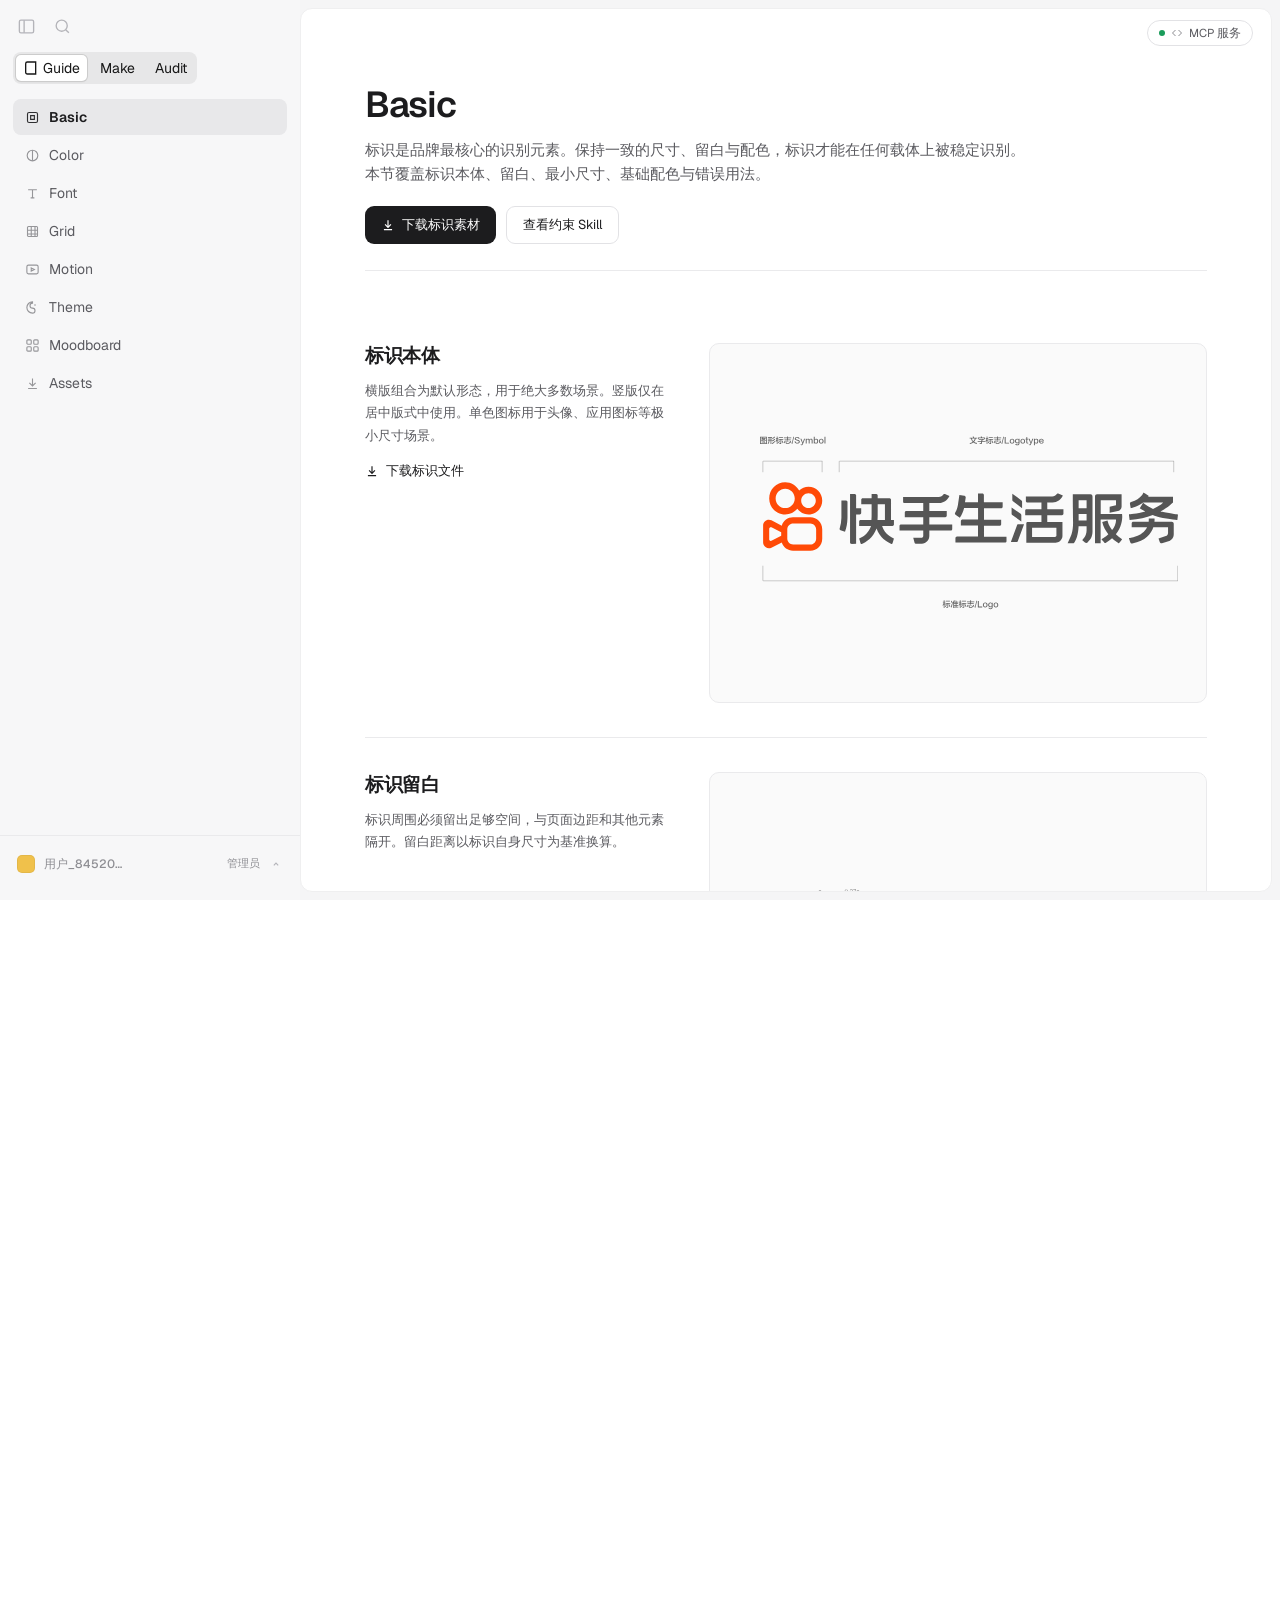
<file: index.html>
<!doctype html>
<html lang="zh-CN">
<head>
  <meta charset="UTF-8"/>
  <meta name="viewport" content="width=device-width,initial-scale=1"/>
  <meta http-equiv="refresh" content="0;url=guide-basic.html"/>
  <title>BrandKit · Guide</title>
  <link rel="icon" type="image/svg+xml" href="assets/favicon.svg"/>
  <link rel="canonical" href="guide-basic.html"/>
</head>
<body>
  <p>正在打开 <a href="guide-basic.html">BrandKit Guide</a>…</p>
</body>
</html>
</file>
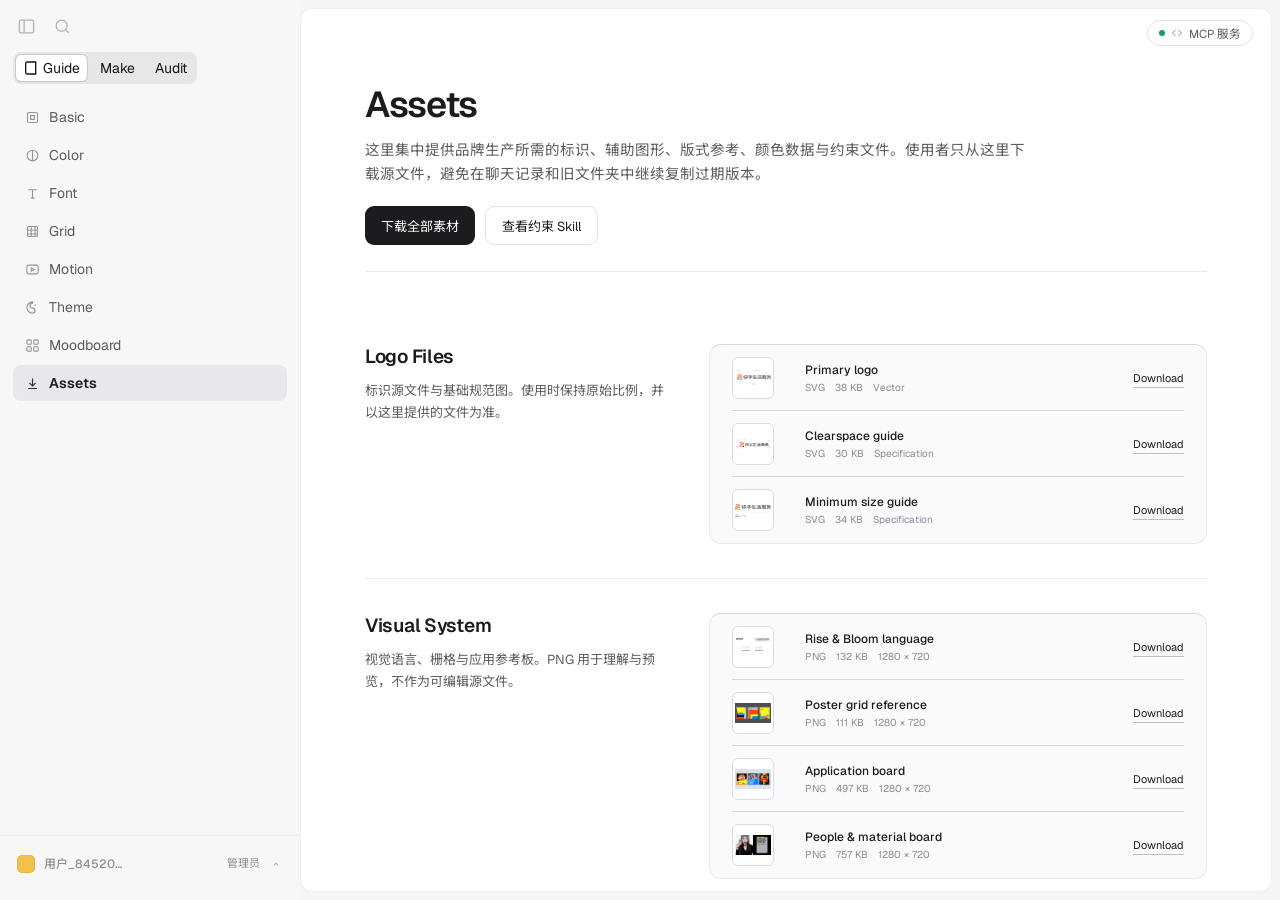
<file: guide-assets.html>
<!doctype html>
<html lang="zh-CN">
<head>
  <meta charset="UTF-8"/>
  <meta name="viewport" content="width=device-width,initial-scale=1"/>
  <meta name="description" content="BrandKit Assets 品牌规范"/>
  <title>BrandKit · Guide / Assets</title>
  <link rel="icon" type="image/svg+xml" href="assets/favicon.svg"/>
  <link rel="stylesheet" href="app.css?v=scrollless-body-1"/>
  <link rel="stylesheet" href="guide.css?v=ip-crop-1"/>
</head>
<body>
<a class="skip-link" href="#main-content">跳到主要内容</a>
<div class="app">
  <aside class="side">
    <div class="side-top" aria-label="快捷操作">
      <svg viewBox="0 0 24 24" fill="none" stroke="currentColor" stroke-width="1.7" aria-hidden="true"><rect x="3" y="4" width="18" height="16" rx="2"/><path d="M9 4v16"/></svg>
      <svg viewBox="0 0 24 24" fill="none" stroke="currentColor" stroke-width="1.7" aria-hidden="true"><circle cx="11" cy="11" r="7"/><path d="M20 20l-4-4"/></svg>
    </div>
    <nav class="lv1" aria-label="产品导航">
      <a class="on" href="guide-basic.html"><svg viewBox="0 0 24 24" fill="none" stroke="currentColor" stroke-width="2" aria-hidden="true"><path d="M4 5.5A2.5 2.5 0 016.5 3H19v18H6.5A2.5 2.5 0 014 18.5z"/></svg>Guide</a>
      <a href="make-new.html">Make</a>
      <a href="review.html">Audit</a>
    </nav>
    <nav class="lv2" aria-label="Guide 导航">
      <a href="guide-basic.html"><svg viewBox="0 0 24 24" fill="none" stroke="currentColor" stroke-width="1.8" aria-hidden="true"><rect x="4" y="4" width="16" height="16" rx="2.5"/><path d="M9 9h6v6H9z"/></svg>Basic</a>
      <a href="guide-color.html"><svg viewBox="0 0 24 24" fill="none" stroke="currentColor" stroke-width="1.8" aria-hidden="true"><circle cx="12" cy="12" r="8.5"/><path d="M12 3.5v17"/></svg>Color</a>
      <a href="guide-font.html"><svg viewBox="0 0 24 24" fill="none" stroke="currentColor" stroke-width="1.8" aria-hidden="true"><path d="M5 6h14M12 6v13M9 19h6"/></svg>Font</a>
      <a href="guide-grid.html"><svg viewBox="0 0 24 24" fill="none" stroke="currentColor" stroke-width="1.8" aria-hidden="true"><rect x="4" y="4" width="16" height="16" rx="1.5"/><path d="M10 4v16M16 4v16M4 10h16M4 16h16"/></svg>Grid</a>
      <a href="guide-motion.html"><svg viewBox="0 0 24 24" fill="none" stroke="currentColor" stroke-width="1.8" aria-hidden="true"><rect x="3" y="5" width="18" height="14" rx="2.5"/><path d="M10 9.5l5 2.5-5 2.5z"/></svg>Motion</a>
      <a href="guide-theme.html"><svg viewBox="0 0 24 24" fill="none" stroke="currentColor" stroke-width="1.8" aria-hidden="true"><path d="M12 3a9 9 0 100 18 4 4 0 000-8 4 4 0 010-8z"/><circle cx="16" cy="8" r="1.3" fill="currentColor" stroke="none"/></svg>Theme</a>
      <a href="guide-moodboard.html"><svg viewBox="0 0 24 24" fill="none" stroke="currentColor" stroke-width="1.8" aria-hidden="true"><rect x="3" y="3" width="7" height="7" rx="1.5"/><rect x="14" y="3" width="7" height="7" rx="1.5"/><rect x="3" y="14" width="7" height="7" rx="1.5"/><rect x="14" y="14" width="7" height="7" rx="1.5"/></svg>Moodboard</a>
      <a class="on" href="guide-assets.html"><svg viewBox="0 0 24 24" fill="none" stroke="currentColor" stroke-width="1.8" aria-hidden="true"><path d="M12 4v11M7 11l5 5 5-5M5 20h14"/></svg>Assets</a>
    </nav>
    <div class="side-foot"><span class="ava"></span>用户_84520…<span class="side-plan">免费</span></div>
  </aside>
  <main class="main" id="main-content">
    <div class="topbar">
      <div class="topbar-r">
        <a class="mcp" href="mcp.html"><s></s><svg viewBox="0 0 24 24" fill="none" stroke="currentColor" stroke-width="2" aria-hidden="true"><path d="M9 18l-6-6 6-6M15 6l6 6-6 6"/></svg>MCP 服务</a>
      </div>
    </div>
    <div class="body gwrap guide-vessa">
      <header class="ghead">
        <h2>Assets</h2>
        <p>这里集中提供品牌生产所需的标识、辅助图形、版式参考、颜色数据与约束文件。使用者只从这里下载源文件，避免在聊天记录和旧文件夹中继续复制过期版本。</p>
        <div class="acts">
          <a class="btn" href="assets/brandkit-assets.zip" download>下载全部素材</a>
          <a class="btn ghost" href="assets/skills/assets-constraints.md" data-skill-dialog>查看约束 Skill</a>
        </div>
      </header>

      <section class="ent" aria-labelledby="assets-logo">
        <div>
          <h3 id="assets-logo">Logo Files</h3>
          <p class="txt">标识源文件与基础规范图。使用时保持原始比例，并以这里提供的文件为准。</p>
        </div>
        <div class="guide-panel asset-list">
          <div class="asset-row"><div class="asset-preview"><img src="assets/basic-logo.svg" alt="主标识预览"/></div><div><div class="asset-name">Primary logo</div><div class="asset-facts"><span>SVG</span><span>38 KB</span><span>Vector</span></div></div><a class="asset-action" href="assets/basic-logo.svg" download>Download</a></div>
          <div class="asset-row"><div class="asset-preview"><img src="assets/basic-clearspace.svg" alt="安全区规范预览"/></div><div><div class="asset-name">Clearspace guide</div><div class="asset-facts"><span>SVG</span><span>30 KB</span><span>Specification</span></div></div><a class="asset-action" href="assets/basic-clearspace.svg" download>Download</a></div>
          <div class="asset-row"><div class="asset-preview"><img src="assets/basic-minsize.svg" alt="最小尺寸规范预览"/></div><div><div class="asset-name">Minimum size guide</div><div class="asset-facts"><span>SVG</span><span>34 KB</span><span>Specification</span></div></div><a class="asset-action" href="assets/basic-minsize.svg" download>Download</a></div>
        </div>
      </section>

      <section class="ent" aria-labelledby="assets-visual">
        <div>
          <h3 id="assets-visual">Visual System</h3>
          <p class="txt">视觉语言、栅格与应用参考板。PNG 用于理解与预览，不作为可编辑源文件。</p>
        </div>
        <div class="guide-panel asset-list">
          <div class="asset-row"><div class="asset-preview"><img src="assets/brand-01.png" alt="视觉语言板预览"/></div><div><div class="asset-name">Rise &amp; Bloom language</div><div class="asset-facts"><span>PNG</span><span>132 KB</span><span>1280 × 720</span></div></div><a class="asset-action" href="assets/brand-01.png" download>Download</a></div>
          <div class="asset-row"><div class="asset-preview"><img src="assets/brand-02.png" alt="栅格参考板预览"/></div><div><div class="asset-name">Poster grid reference</div><div class="asset-facts"><span>PNG</span><span>111 KB</span><span>1280 × 720</span></div></div><a class="asset-action" href="assets/brand-02.png" download>Download</a></div>
          <div class="asset-row"><div class="asset-preview"><img src="assets/brand-03.png" alt="应用参考板预览"/></div><div><div class="asset-name">Application board</div><div class="asset-facts"><span>PNG</span><span>497 KB</span><span>1280 × 720</span></div></div><a class="asset-action" href="assets/brand-03.png" download>Download</a></div>
          <div class="asset-row"><div class="asset-preview"><img src="assets/brand-04.png" alt="人物与物料参考板预览"/></div><div><div class="asset-name">People &amp; material board</div><div class="asset-facts"><span>PNG</span><span>757 KB</span><span>1280 × 720</span></div></div><a class="asset-action" href="assets/brand-04.png" download>Download</a></div>
        </div>
      </section>

      <section class="ent ip-assets-ent" aria-labelledby="assets-ip">
        <div>
          <h3 id="assets-ip">IP Assets</h3>
          <p class="txt">品牌 IP 的标准形象、视角与场景动作参考。新增形象先进入同一资源库，再用于海报和长图。</p>
          <a class="dl" href="assets/ip-character-library.png" download>下载 IP 形象参考库</a>
        </div>
        <div class="guide-panel ip-library" data-ip-library>
          <div class="ip-library-head">
            <div><b>IP character library</b><span>15 images · PNG reference board</span></div>
            <a class="asset-action" href="assets/ip-character-library.png" download>Download all</a>
          </div>
          <div class="ip-library-grid">
            <div class="ip-tile c0 r0" role="img" aria-label="IP 正面形象"><img src="assets/ip-character-library.png" alt=""/></div>
            <div class="ip-tile c1 r0" role="img" aria-label="IP 侧面形象"><img src="assets/ip-character-library.png" alt=""/></div>
            <div class="ip-tile c2 r0" role="img" aria-label="IP 侧面视角"><img src="assets/ip-character-library.png" alt=""/></div>
            <div class="ip-tile c3 r0" role="img" aria-label="IP 背面形象"><img src="assets/ip-character-library.png" alt=""/></div>
            <div class="ip-tile c4 r0" role="img" aria-label="IP 基础形象"><img src="assets/ip-character-library.png" alt=""/></div>
            <div class="ip-tile c5 r0" role="img" aria-label="IP 打招呼动作"><img src="assets/ip-character-library.png" alt=""/></div>
            <div class="ip-tile c6 r0" role="img" aria-label="IP 上班场景"><img src="assets/ip-character-library.png" alt=""/></div>
            <div class="ip-tile c7 r0" role="img" aria-label="IP 趴卧动作"><img src="assets/ip-character-library.png" alt=""/></div>
            <div class="ip-tile c0 r1 ip-extra" role="img" aria-label="IP 游泳场景"><img src="assets/ip-character-library.png" alt=""/></div>
            <div class="ip-tile c1 r1 ip-extra" role="img" aria-label="IP 举旗动作"><img src="assets/ip-character-library.png" alt=""/></div>
            <div class="ip-tile c2 r1 ip-extra" role="img" aria-label="IP 购物场景"><img src="assets/ip-character-library.png" alt=""/></div>
            <div class="ip-tile c3 r1 ip-extra" role="img" aria-label="IP 拍照场景"><img src="assets/ip-character-library.png" alt=""/></div>
            <div class="ip-tile c4 r1 ip-extra" role="img" aria-label="IP 咖啡场景"><img src="assets/ip-character-library.png" alt=""/></div>
            <div class="ip-tile c5 r1 ip-extra" role="img" aria-label="IP 领奖场景"><img src="assets/ip-character-library.png" alt=""/></div>
            <div class="ip-tile c6 r1 ip-extra" role="img" aria-label="IP 使用电脑场景"><img src="assets/ip-character-library.png" alt=""/></div>
          </div>
          <button class="ip-library-more" type="button" data-ip-more aria-expanded="false">显示更多 · 7</button>
        </div>
      </section>

      <section class="ent" aria-labelledby="assets-data">
        <div>
          <h3 id="assets-data">Data &amp; Skills</h3>
          <p class="txt">供设计工具和 AI 客户端读取的颜色数据与约束文件。</p>
        </div>
        <div class="guide-panel asset-list">
          <div class="asset-row"><div class="asset-preview"><div class="swatches"><i></i><i></i><i></i><i></i></div></div><div><div class="asset-name">Brand color tokens</div><div class="asset-facts"><span>JSON</span><span>380 B</span><span>Design tokens</span></div></div><a class="asset-action" href="assets/brandkit-colors.tokens.json" download>Download</a></div>
          <div class="asset-row"><div class="asset-preview dk"><span style="color:#fff;font:600 10px var(--font-mono)">.MD</span></div><div><div class="asset-name">Assets constraints</div><div class="asset-facts"><span>Markdown</span><span>Skill</span><span>Routing rules</span></div></div><a class="asset-action" href="assets/skills/assets-constraints.md" download>Download</a></div>
        </div>
      </section>

      <section class="ent" aria-labelledby="assets-typeface">
        <div>
          <h3 id="assets-typeface">Typefaces</h3>
          <p class="txt">字体通过团队授权渠道获取，不在资源包内重复分发。</p>
        </div>
        <div class="guide-panel asset-font-panel">
          <div class="asset-font-note"><b>FZVariable–LanTingHei</b><span>Heavy · DemiBold · Regular · Light</span><a class="asset-action" href="guide-font.html">View specification</a></div>
        </div>
      </section>
    </div>
  </main>
</div>
<script src="app.js?v=roles-1"></script>
</body>
</html>
</file>
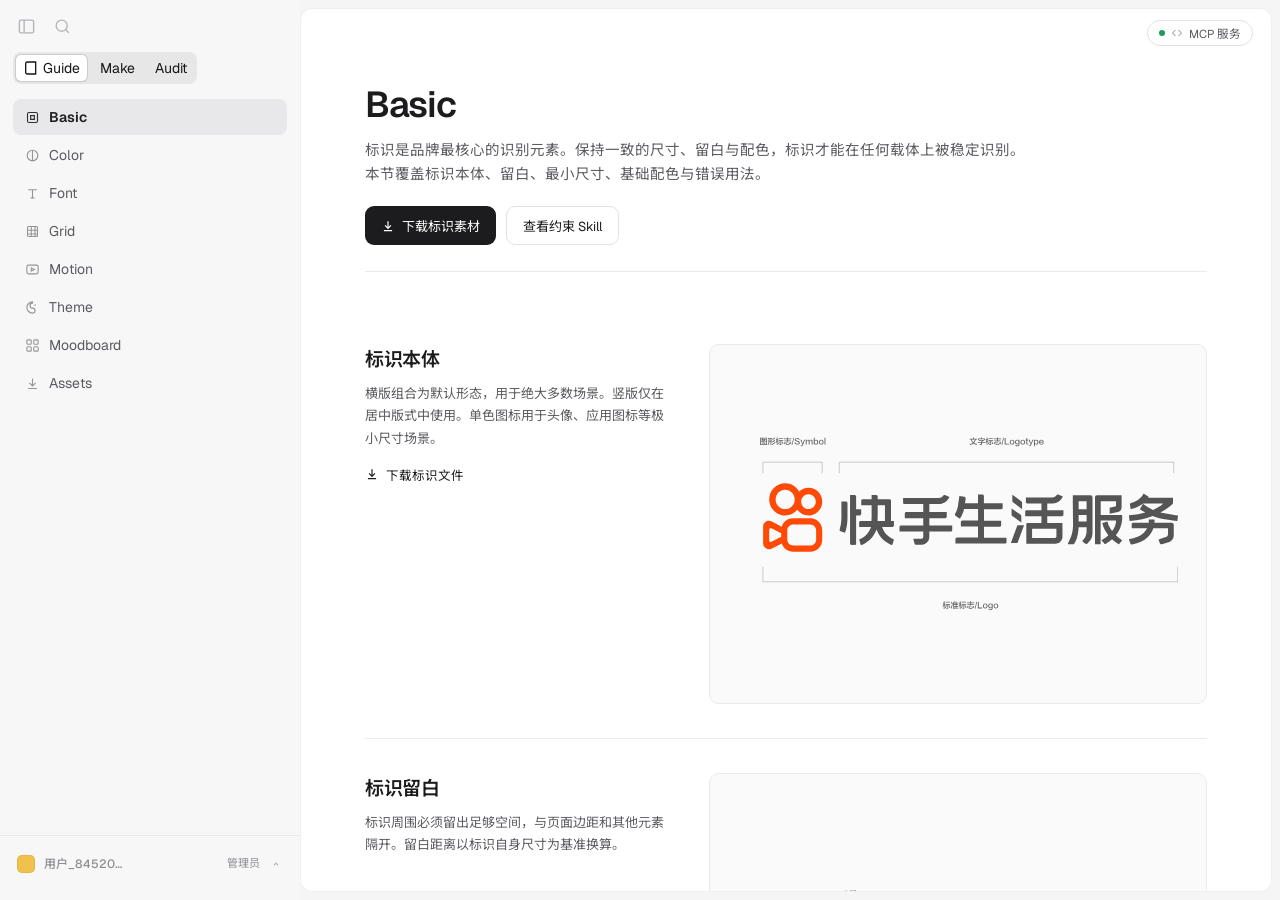
<file: guide-basic.html>
<!doctype html><html lang="zh-CN"><head><meta charset="UTF-8"/>
<meta name="viewport" content="width=device-width,initial-scale=1"/>
<title>BrandKit · Guide / Basic</title>
<link rel="icon" type="image/svg+xml" href="assets/favicon.svg"/>
<link rel="stylesheet" href="app.css?v=scrollless-body-1"/><link rel="stylesheet" href="guide.css"/>
</head><body>
<div class="app">

<aside class="side">
  <div class="side-top">
    <svg viewBox="0 0 24 24" fill="none" stroke="currentColor" stroke-width="1.7"><rect x="3" y="4" width="18" height="16" rx="2"/><path d="M9 4v16"/></svg>
    <svg viewBox="0 0 24 24" fill="none" stroke="currentColor" stroke-width="1.7"><circle cx="11" cy="11" r="7"/><path d="M20 20l-4-4"/></svg>
  </div>

  <nav class="lv1">
    <a class="on" href="guide-basic.html"><svg viewBox="0 0 24 24" fill="none" stroke="currentColor" stroke-width="2"><path d="M4 5.5A2.5 2.5 0 016.5 3H19v18H6.5A2.5 2.5 0 014 18.5z"/></svg>Guide</a>
    <a href="make-new.html">Make</a>
    <a href="review.html">Audit</a>
  </nav>

  <nav class="lv2">
    <a class="on" href="guide-basic.html"><svg viewBox="0 0 24 24" fill="none" stroke="currentColor" stroke-width="1.8"><rect x="4" y="4" width="16" height="16" rx="2.5"/><path d="M9 9h6v6H9z"/></svg>Basic</a>
    <a href="guide-color.html"><svg viewBox="0 0 24 24" fill="none" stroke="currentColor" stroke-width="1.8"><circle cx="12" cy="12" r="8.5"/><path d="M12 3.5v17"/></svg>Color</a>
    <a href="guide-font.html"><svg viewBox="0 0 24 24" fill="none" stroke="currentColor" stroke-width="1.8"><path d="M5 6h14M12 6v13M9 19h6"/></svg>Font</a>
    <a href="guide-grid.html"><svg viewBox="0 0 24 24" fill="none" stroke="currentColor" stroke-width="1.8"><rect x="4" y="4" width="16" height="16" rx="1.5"/><path d="M10 4v16M16 4v16M4 10h16M4 16h16"/></svg>Grid</a>
    <a href="guide-motion.html"><svg viewBox="0 0 24 24" fill="none" stroke="currentColor" stroke-width="1.8"><rect x="3" y="5" width="18" height="14" rx="2.5"/><path d="M10 9.5l5 2.5-5 2.5z"/></svg>Motion</a>
    <a href="guide-theme.html"><svg viewBox="0 0 24 24" fill="none" stroke="currentColor" stroke-width="1.8"><path d="M12 3a9 9 0 100 18 4 4 0 000-8 4 4 0 010-8z"/><circle cx="16" cy="8" r="1.3" fill="currentColor" stroke="none"/></svg>Theme</a>
    <a href="guide-moodboard.html"><svg viewBox="0 0 24 24" fill="none" stroke="currentColor" stroke-width="1.8"><rect x="3" y="3" width="7" height="7" rx="1.5"/><rect x="14" y="3" width="7" height="7" rx="1.5"/><rect x="3" y="14" width="7" height="7" rx="1.5"/><rect x="14" y="14" width="7" height="7" rx="1.5"/></svg>Moodboard</a>
    <a href="guide-assets.html"><svg viewBox="0 0 24 24" fill="none" stroke="currentColor" stroke-width="1.8"><path d="M12 4v11M7 11l5 5 5-5M5 20h14"/></svg>Assets</a>
  </nav>

  <div class="side-foot"><span class="ava"></span>用户_84520…<span class="side-plan">免费</span></div>
</aside>

<div class="main">
  <div class="topbar">
    <div class="topbar-r">
      <a class="mcp" href="mcp.html"><s></s><svg viewBox="0 0 24 24" fill="none" stroke="currentColor" stroke-width="2"><path d="M9 18l-6-6 6-6M15 6l6 6-6 6"/></svg>MCP 服务</a>
    </div>
  </div>

  <div class="body gwrap">
    <div class="ghead">
      <h2>Basic</h2>
      <p>标识是品牌最核心的识别元素。保持一致的尺寸、留白与配色，标识才能在任何载体上被稳定识别。本节覆盖标识本体、留白、最小尺寸、基础配色与错误用法。</p>
      <div class="acts">
        <a class="btn" href="assets/basic-logo.svg" download><svg viewBox="0 0 24 24" fill="none" stroke="currentColor" stroke-width="2"><path d="M12 4v11M7 11l5 5 5-5M5 20h14"/></svg>下载标识素材</a>
        <a class="btn ghost" href="assets/skills/basic-constraints.md" data-skill-dialog>查看约束 Skill</a>
      </div>
    </div>

    <div class="ent">
      <div>
        <h3>标识本体</h3>
        <p class="txt">横版组合为默认形态，用于绝大多数场景。竖版仅在居中版式中使用。单色图标用于头像、应用图标等极小尺寸场景。</p>
        <a class="dl" href="assets/basic-logo.svg" download><svg viewBox="0 0 24 24" fill="none" stroke="currentColor" stroke-width="2"><path d="M12 4v11M7 11l5 5 5-5M5 20h14"/></svg>下载标识文件</a>
      </div>
      <div class="figbox basic-canvas">
        <img class="fig fig-basic-logo" src="assets/basic-logo.svg" alt="标识本体：图形标与字标的构成与比例关系"/>
      </div>
    </div>

    <div class="ent">
      <div>
        <h3>标识留白</h3>
        <p class="txt">标识周围必须留出足够空间，与页面边距和其他元素隔开。留白距离以标识自身尺寸为基准换算。</p>
      </div>
      <div class="figbox basic-canvas">
        <img class="fig fig-basic-clearspace" src="assets/basic-clearspace.svg" alt="标识留白：安全边距的构成方式"/>
      </div>
    </div>

    <div class="ent">
      <div>
        <h3>标识最小尺寸</h3>
        <p class="txt">标识存在使用下限。低于最小尺寸后，笔画会粘连、细节丢失，识别度显著下降。印刷与屏幕分别适用不同下限。</p>
      </div>
      <div class="figbox basic-canvas">
        <img class="fig fig-basic-minsize" src="assets/basic-minsize.svg" alt="标识最小尺寸：各形态的尺寸下限"/>
      </div>
    </div>

    <div class="ent">
      <div>
        <h3>基础配色</h3>
        <p class="txt">标识只使用规定的基础配色。不得自行取色、渐变或叠加其他色彩。</p>
      </div>
      <div class="figbox basic-canvas">
        <img class="fig fig-basic-color" src="assets/basic-color.svg" alt="基础配色：标识的允许色值组合"/>
      </div>
    </div>

    <div class="ent">
      <div>
        <h3>错误用法</h3>
        <p class="txt">标识不得被重绘、改造或以任何方式修改。以下是常见的错误做法。</p>
      </div>
      <div class="figbox basic-canvas">
        <img class="fig fig-basic-misuse" src="assets/basic-misuse.svg" alt="错误用法：常见的标识误用"/>
      </div>
    </div>
  </div>
</div>
</div><script src="app.js?v=roles-1"></script></body></html>
</file>
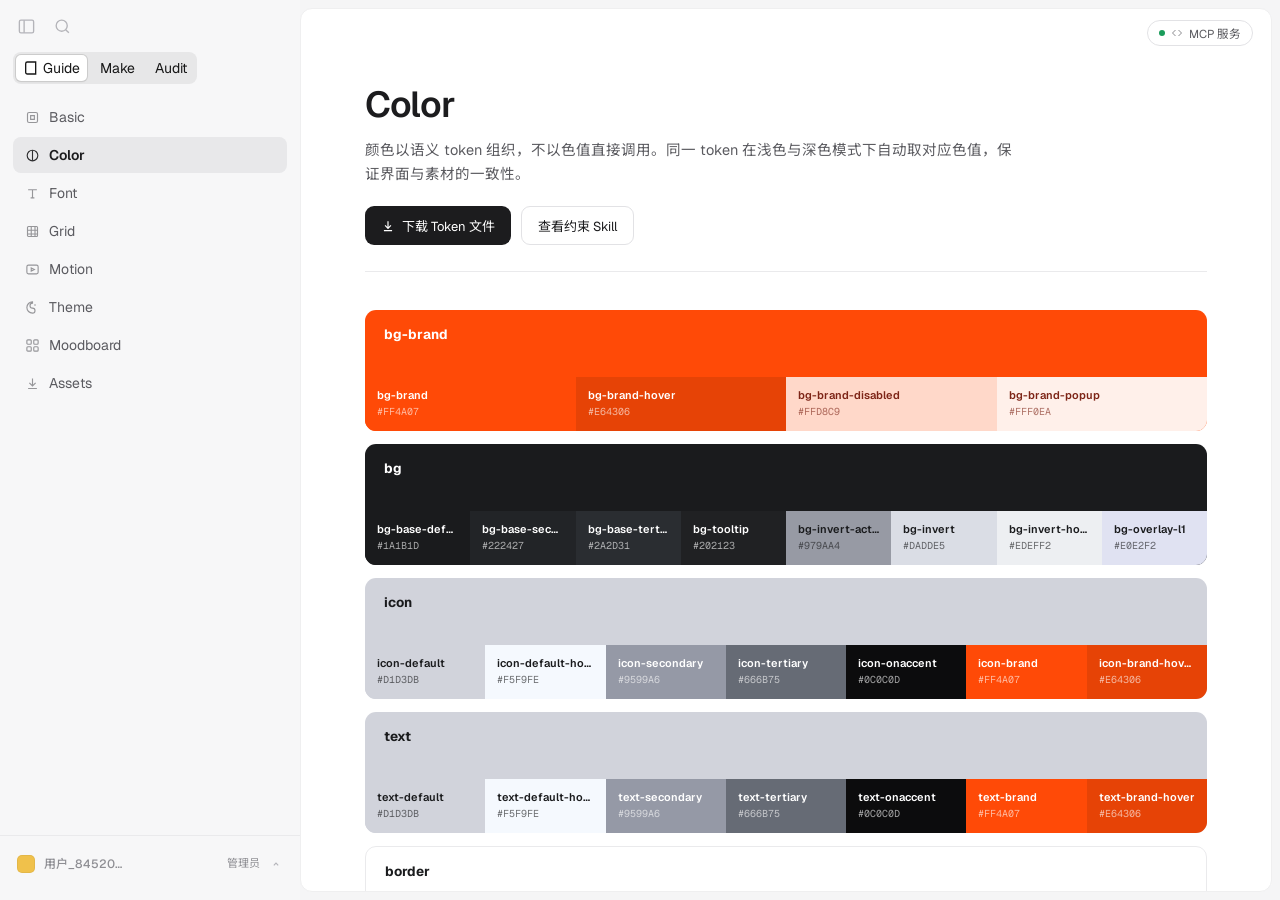
<file: guide-color.html>
<!doctype html><html lang="zh-CN"><head><meta charset="UTF-8"/>
<meta name="viewport" content="width=device-width,initial-scale=1"/>
<title>BrandKit · Guide / Color</title>
<link rel="icon" type="image/svg+xml" href="assets/favicon.svg"/>
<link rel="stylesheet" href="app.css?v=scrollless-body-1"/><link rel="stylesheet" href="guide.css"/>
<style>
/* 按 token 分组的色板墙，组头压在大色块上，
   下沿一排等分子色块，每格 token 名 + hex */
.cgrp{border-radius:11px;overflow:hidden;margin-bottom:13px}
.cgrp .gh{padding:15px 19px 34px;font-size:13.5px;font-weight:700}
.cgrp .rowc{display:flex}
.cgrp .rowc div{flex:1;padding:11px 12px 13px;min-width:0}
.cgrp .rowc b{display:block;font-size:11px;font-weight:600;white-space:nowrap;overflow:hidden;text-overflow:ellipsis}
.cgrp .rowc span{display:block;font-size:10px;opacity:.62;margin-top:3px;
  font-family:var(--font-mono)}
</style></head><body>
<div class="app">

<aside class="side">
  <div class="side-top">
    <svg viewBox="0 0 24 24" fill="none" stroke="currentColor" stroke-width="1.7"><rect x="3" y="4" width="18" height="16" rx="2"/><path d="M9 4v16"/></svg>
    <svg viewBox="0 0 24 24" fill="none" stroke="currentColor" stroke-width="1.7"><circle cx="11" cy="11" r="7"/><path d="M20 20l-4-4"/></svg>
  </div>

  <nav class="lv1">
    <a class="on" href="guide-basic.html"><svg viewBox="0 0 24 24" fill="none" stroke="currentColor" stroke-width="2"><path d="M4 5.5A2.5 2.5 0 016.5 3H19v18H6.5A2.5 2.5 0 014 18.5z"/></svg>Guide</a>
    <a href="make-new.html">Make</a>
    <a href="review.html">Audit</a>
  </nav>

  <nav class="lv2">
    <a href="guide-basic.html"><svg viewBox="0 0 24 24" fill="none" stroke="currentColor" stroke-width="1.8"><rect x="4" y="4" width="16" height="16" rx="2.5"/><path d="M9 9h6v6H9z"/></svg>Basic</a>
    <a class="on" href="guide-color.html"><svg viewBox="0 0 24 24" fill="none" stroke="currentColor" stroke-width="1.8"><circle cx="12" cy="12" r="8.5"/><path d="M12 3.5v17"/></svg>Color</a>
    <a href="guide-font.html"><svg viewBox="0 0 24 24" fill="none" stroke="currentColor" stroke-width="1.8"><path d="M5 6h14M12 6v13M9 19h6"/></svg>Font</a>
    <a href="guide-grid.html"><svg viewBox="0 0 24 24" fill="none" stroke="currentColor" stroke-width="1.8"><rect x="4" y="4" width="16" height="16" rx="1.5"/><path d="M10 4v16M16 4v16M4 10h16M4 16h16"/></svg>Grid</a>
    <a href="guide-motion.html"><svg viewBox="0 0 24 24" fill="none" stroke="currentColor" stroke-width="1.8"><rect x="3" y="5" width="18" height="14" rx="2.5"/><path d="M10 9.5l5 2.5-5 2.5z"/></svg>Motion</a>
    <a href="guide-theme.html"><svg viewBox="0 0 24 24" fill="none" stroke="currentColor" stroke-width="1.8"><path d="M12 3a9 9 0 100 18 4 4 0 000-8 4 4 0 010-8z"/><circle cx="16" cy="8" r="1.3" fill="currentColor" stroke="none"/></svg>Theme</a>
    <a href="guide-moodboard.html"><svg viewBox="0 0 24 24" fill="none" stroke="currentColor" stroke-width="1.8"><rect x="3" y="3" width="7" height="7" rx="1.5"/><rect x="14" y="3" width="7" height="7" rx="1.5"/><rect x="3" y="14" width="7" height="7" rx="1.5"/><rect x="14" y="14" width="7" height="7" rx="1.5"/></svg>Moodboard</a>
    <a href="guide-assets.html"><svg viewBox="0 0 24 24" fill="none" stroke="currentColor" stroke-width="1.8"><path d="M12 4v11M7 11l5 5 5-5M5 20h14"/></svg>Assets</a>
  </nav>

  <div class="side-foot"><span class="ava"></span>用户_84520…<span class="side-plan">免费</span></div>
</aside>

<div class="main">
  <div class="topbar">
    <div class="topbar-r">
      <a class="mcp" href="mcp.html"><s></s><svg viewBox="0 0 24 24" fill="none" stroke="currentColor" stroke-width="2"><path d="M9 18l-6-6 6-6M15 6l6 6-6 6"/></svg>MCP 服务</a>
    </div>
  </div>

  <div class="body gwrap" style="max-width:1320px">
    <div class="ghead">
      <h2>Color</h2>
      <p>颜色以语义 token 组织，不以色值直接调用。同一 token 在浅色与深色模式下自动取对应色值，保证界面与素材的一致性。</p>
      <div class="acts">
        <a class="btn" href="assets/brandkit-colors.tokens.json" download><svg viewBox="0 0 24 24" fill="none" stroke="currentColor" stroke-width="2"><path d="M12 4v11M7 11l5 5 5-5M5 20h14"/></svg>下载 Token 文件</a>
        <a class="btn ghost" href="assets/skills/color-constraints.md" data-skill-dialog>查看约束 Skill</a>
      </div>
    </div>

    <div class="cgrp" style="background:#ff4a07">
      <div class="gh" style="color:#fff">bg-brand</div>
      <div class="rowc">
        <div style="background:#ff4a07;color:#fff"><b>bg-brand</b><span>#FF4A07</span></div>
        <div style="background:#e64306;color:#fff"><b>bg-brand-hover</b><span>#E64306</span></div>
        <div style="background:#ffd8c9;color:#7d2416"><b>bg-brand-disabled</b><span>#FFD8C9</span></div>
        <div style="background:#fff0ea;color:#7d2416"><b>bg-brand-popup</b><span>#FFF0EA</span></div>
      </div>
    </div>

    <div class="cgrp" style="background:#1a1b1d">
      <div class="gh" style="color:#fff">bg</div>
      <div class="rowc">
        <div style="background:#1a1b1d;color:#fff"><b>bg-base-default</b><span>#1A1B1D</span></div>
        <div style="background:#222427;color:#fff"><b>bg-base-secondary</b><span>#222427</span></div>
        <div style="background:#2a2d31;color:#fff"><b>bg-base-tertiary</b><span>#2A2D31</span></div>
        <div style="background:#202123;color:#fff"><b>bg-tooltip</b><span>#202123</span></div>
        <div style="background:#979aa4;color:#1a1b1d"><b>bg-invert-active</b><span>#979AA4</span></div>
        <div style="background:#dadde5;color:#1a1b1d"><b>bg-invert</b><span>#DADDE5</span></div>
        <div style="background:#edeff2;color:#1a1b1d"><b>bg-invert-hover</b><span>#EDEFF2</span></div>
        <div style="background:#e0e2f2;color:#1a1b1d"><b>bg-overlay-l1</b><span>#E0E2F2</span></div>
      </div>
    </div>

    <div class="cgrp" style="background:#d1d3db">
      <div class="gh" style="color:#1a1b1d">icon</div>
      <div class="rowc">
        <div style="background:#d1d3db;color:#1a1b1d"><b>icon-default</b><span>#D1D3DB</span></div>
        <div style="background:#f5f9fe;color:#1a1b1d"><b>icon-default-hover</b><span>#F5F9FE</span></div>
        <div style="background:#9599a6;color:#fff"><b>icon-secondary</b><span>#9599A6</span></div>
        <div style="background:#666b75;color:#fff"><b>icon-tertiary</b><span>#666B75</span></div>
        <div style="background:#0c0c0d;color:#fff"><b>icon-onaccent</b><span>#0C0C0D</span></div>
        <div style="background:#ff4a07;color:#fff"><b>icon-brand</b><span>#FF4A07</span></div>
        <div style="background:#e64306;color:#fff"><b>icon-brand-hover</b><span>#E64306</span></div>
      </div>
    </div>

    <div class="cgrp" style="background:#d1d3db">
      <div class="gh" style="color:#1a1b1d">text</div>
      <div class="rowc">
        <div style="background:#d1d3db;color:#1a1b1d"><b>text-default</b><span>#D1D3DB</span></div>
        <div style="background:#f5f9fe;color:#1a1b1d"><b>text-default-hover</b><span>#F5F9FE</span></div>
        <div style="background:#9599a6;color:#fff"><b>text-secondary</b><span>#9599A6</span></div>
        <div style="background:#666b75;color:#fff"><b>text-tertiary</b><span>#666B75</span></div>
        <div style="background:#0c0c0d;color:#fff"><b>text-onaccent</b><span>#0C0C0D</span></div>
        <div style="background:#ff4a07;color:#fff"><b>text-brand</b><span>#FF4A07</span></div>
        <div style="background:#e64306;color:#fff"><b>text-brand-hover</b><span>#E64306</span></div>
      </div>
    </div>

    <div class="cgrp" style="background:#fff;border:1px solid var(--line)">
      <div class="gh" style="color:#1a1b1d">border</div>
      <div class="rowc">
        <div style="background:#fff;color:#1a1b1d"><b>border-neutral-l1</b><span>#E0E2F2</span></div>
        <div style="background:#fff;color:#1a1b1d"><b>border-neutral-l2</b><span>#EAEAEC</span></div>
        <div style="background:#fff;color:#1a1b1d"><b>border-neutral-l3</b><span>#F2F2F4</span></div>
        <div style="background:#fff;color:#1a1b1d"><b>border-contrast</b><span>#FFFFFF</span></div>
        <div style="background:#ff4a07;color:#fff"><b>border-brand</b><span>#FF4A07</span></div>
      </div>
    </div>

    <!-- 品牌强调色按视觉语义命名，避免把黄色误标成 error。 -->
    <div class="cgrp" style="background:#fbf724">
      <div class="gh" style="color:#4a4700">accent-yellow</div>
      <div class="rowc">
        <div style="background:#fbf724;color:#4a4700"><b>accent-yellow-default</b><span>#FBF724</span></div>
        <div style="background:#ded90f;color:#3d3a00"><b>accent-yellow-hover</b><span>#DED90F</span></div>
        <div style="background:#b3af06;color:#fff"><b>accent-yellow-active</b><span>#B3AF06</span></div>
        <div style="background:#fefde4;color:#6b6700"><b>accent-yellow-surface-l1</b><span>#FEFDE4</span></div>
        <div style="background:#fffef4;color:#6b6700"><b>accent-yellow-surface-l2</b><span>#FFFEF4</span></div>
      </div>
    </div>

    <!-- 蓝色同样作为品牌强调色，不承担 success 状态语义。 -->
    <div class="cgrp" style="background:#0380ff">
      <div class="gh" style="color:#fff">accent-blue</div>
      <div class="rowc">
        <div style="background:#0380ff;color:#fff"><b>accent-blue-default</b><span>#0380FF</span></div>
        <div style="background:#0268d1;color:#fff"><b>accent-blue-hover</b><span>#0268D1</span></div>
        <div style="background:#0154aa;color:#fff"><b>accent-blue-active</b><span>#0154AA</span></div>
        <div style="background:#e6f2ff;color:#0154aa"><b>accent-blue-surface-l1</b><span>#E6F2FF</span></div>
        <div style="background:#f2f8ff;color:#0154aa"><b>accent-blue-surface-l2</b><span>#F2F8FF</span></div>
      </div>
    </div>
  </div>
</div>
</div><script src="app.js?v=roles-1"></script></body></html>
</file>
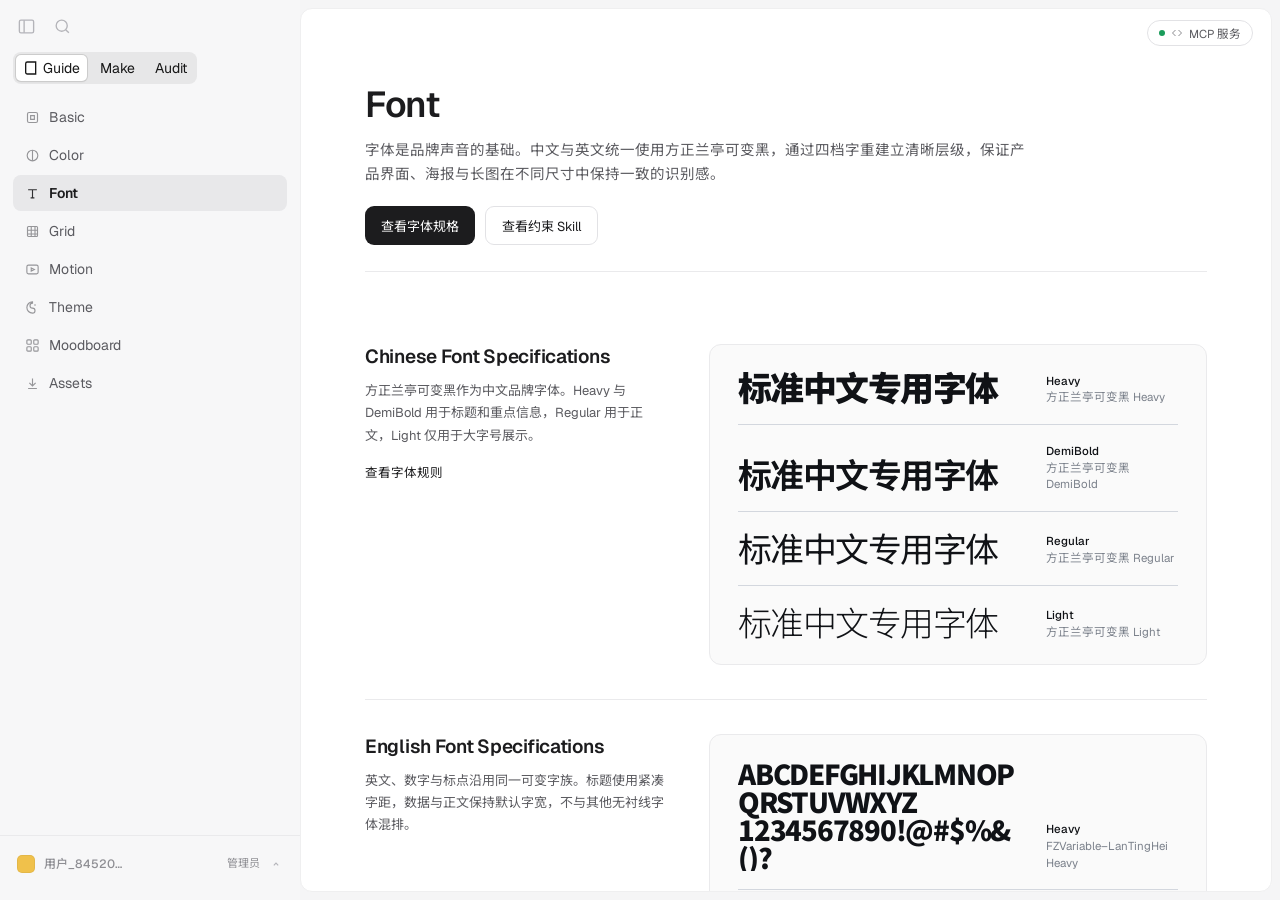
<file: guide-font.html>
<!doctype html>
<html lang="zh-CN">
<head>
  <meta charset="UTF-8"/>
  <meta name="viewport" content="width=device-width,initial-scale=1"/>
  <meta name="description" content="BrandKit Font 品牌规范"/>
  <title>BrandKit · Guide / Font</title>
  <link rel="icon" type="image/svg+xml" href="assets/favicon.svg"/>
  <link rel="stylesheet" href="app.css?v=scrollless-body-1"/>
  <link rel="stylesheet" href="guide.css"/>
</head>
<body>
<a class="skip-link" href="#main-content">跳到主要内容</a>
<div class="app">
  <aside class="side">
    <div class="side-top" aria-label="快捷操作">
      <svg viewBox="0 0 24 24" fill="none" stroke="currentColor" stroke-width="1.7" aria-hidden="true"><rect x="3" y="4" width="18" height="16" rx="2"/><path d="M9 4v16"/></svg>
      <svg viewBox="0 0 24 24" fill="none" stroke="currentColor" stroke-width="1.7" aria-hidden="true"><circle cx="11" cy="11" r="7"/><path d="M20 20l-4-4"/></svg>
    </div>
    <nav class="lv1" aria-label="产品导航">
      <a class="on" href="guide-basic.html"><svg viewBox="0 0 24 24" fill="none" stroke="currentColor" stroke-width="2" aria-hidden="true"><path d="M4 5.5A2.5 2.5 0 016.5 3H19v18H6.5A2.5 2.5 0 014 18.5z"/></svg>Guide</a>
      <a href="make-new.html">Make</a>
      <a href="review.html">Audit</a>
    </nav>
    <nav class="lv2" aria-label="Guide 导航">
      <a href="guide-basic.html"><svg viewBox="0 0 24 24" fill="none" stroke="currentColor" stroke-width="1.8" aria-hidden="true"><rect x="4" y="4" width="16" height="16" rx="2.5"/><path d="M9 9h6v6H9z"/></svg>Basic</a>
      <a href="guide-color.html"><svg viewBox="0 0 24 24" fill="none" stroke="currentColor" stroke-width="1.8" aria-hidden="true"><circle cx="12" cy="12" r="8.5"/><path d="M12 3.5v17"/></svg>Color</a>
      <a class="on" href="guide-font.html"><svg viewBox="0 0 24 24" fill="none" stroke="currentColor" stroke-width="1.8" aria-hidden="true"><path d="M5 6h14M12 6v13M9 19h6"/></svg>Font</a>
      <a href="guide-grid.html"><svg viewBox="0 0 24 24" fill="none" stroke="currentColor" stroke-width="1.8" aria-hidden="true"><rect x="4" y="4" width="16" height="16" rx="1.5"/><path d="M10 4v16M16 4v16M4 10h16M4 16h16"/></svg>Grid</a>
      <a href="guide-motion.html"><svg viewBox="0 0 24 24" fill="none" stroke="currentColor" stroke-width="1.8" aria-hidden="true"><rect x="3" y="5" width="18" height="14" rx="2.5"/><path d="M10 9.5l5 2.5-5 2.5z"/></svg>Motion</a>
      <a href="guide-theme.html"><svg viewBox="0 0 24 24" fill="none" stroke="currentColor" stroke-width="1.8" aria-hidden="true"><path d="M12 3a9 9 0 100 18 4 4 0 000-8 4 4 0 010-8z"/><circle cx="16" cy="8" r="1.3" fill="currentColor" stroke="none"/></svg>Theme</a>
      <a href="guide-moodboard.html"><svg viewBox="0 0 24 24" fill="none" stroke="currentColor" stroke-width="1.8" aria-hidden="true"><rect x="3" y="3" width="7" height="7" rx="1.5"/><rect x="14" y="3" width="7" height="7" rx="1.5"/><rect x="3" y="14" width="7" height="7" rx="1.5"/><rect x="14" y="14" width="7" height="7" rx="1.5"/></svg>Moodboard</a>
      <a href="guide-assets.html"><svg viewBox="0 0 24 24" fill="none" stroke="currentColor" stroke-width="1.8" aria-hidden="true"><path d="M12 4v11M7 11l5 5 5-5M5 20h14"/></svg>Assets</a>
    </nav>
    <div class="side-foot"><span class="ava"></span>用户_84520…<span class="side-plan">免费</span></div>
  </aside>
  <main class="main" id="main-content">
    <div class="topbar">
      <div class="topbar-r">
        <a class="mcp" href="mcp.html"><s></s><svg viewBox="0 0 24 24" fill="none" stroke="currentColor" stroke-width="2" aria-hidden="true"><path d="M9 18l-6-6 6-6M15 6l6 6-6 6"/></svg>MCP 服务</a>
      </div>
    </div>
    <div class="body gwrap guide-vessa">
      <header class="ghead">
        <h2>Font</h2>
        <p>字体是品牌声音的基础。中文与英文统一使用方正兰亭可变黑，通过四档字重建立清晰层级，保证产品界面、海报与长图在不同尺寸中保持一致的识别感。</p>
        <div class="acts">
          <a class="btn" href="#font-specimens">查看字体规格</a>
          <a class="btn ghost" href="assets/skills/font-constraints.md" data-skill-dialog>查看约束 Skill</a>
        </div>
      </header>

      <section class="ent" id="font-specimens" aria-labelledby="font-cn-title">
        <div>
          <h3 id="font-cn-title">Chinese Font Specifications</h3>
          <p class="txt">方正兰亭可变黑作为中文品牌字体。Heavy 与 DemiBold 用于标题和重点信息，Regular 用于正文，Light 仅用于大字号展示。</p>
          <a class="dl" href="assets/skills/font-constraints.md" download>查看字体规则</a>
        </div>
        <div class="guide-panel specimen-list">
          <div class="specimen-row"><div class="type-sample cn w-heavy">标准中文专用字体</div><div class="type-label"><b>Heavy</b>方正兰亭可变黑 Heavy</div></div>
          <div class="specimen-row"><div class="type-sample cn w-demi">标准中文专用字体</div><div class="type-label"><b>DemiBold</b>方正兰亭可变黑 DemiBold</div></div>
          <div class="specimen-row"><div class="type-sample cn w-regular">标准中文专用字体</div><div class="type-label"><b>Regular</b>方正兰亭可变黑 Regular</div></div>
          <div class="specimen-row"><div class="type-sample cn w-light">标准中文专用字体</div><div class="type-label"><b>Light</b>方正兰亭可变黑 Light</div></div>
        </div>
      </section>

      <section class="ent" aria-labelledby="font-en-title">
        <div>
          <h3 id="font-en-title">English Font Specifications</h3>
          <p class="txt">英文、数字与标点沿用同一可变字族。标题使用紧凑字距，数据与正文保持默认字宽，不与其他无衬线字体混排。</p>
        </div>
        <div class="guide-panel specimen-list">
          <div class="specimen-row"><div class="type-sample en w-heavy">ABCDEFGHIJKLMNOPQRSTUVWXYZ<br/>1234567890!@#$%&amp;()?</div><div class="type-label"><b>Heavy</b>FZVariable–LanTingHei Heavy</div></div>
          <div class="specimen-row"><div class="type-sample en w-demi">ABCDEFGHIJKLMNOPQRSTUVWXYZ<br/>1234567890!@#$%&amp;()?</div><div class="type-label"><b>DemiBold</b>FZVariable–LanTingHei DemiBold</div></div>
          <div class="specimen-row"><div class="type-sample en w-regular">ABCDEFGHIJKLMNOPQRSTUVWXYZ<br/>1234567890!@#$%&amp;()?</div><div class="type-label"><b>Regular</b>FZVariable–LanTingHei Regular</div></div>
          <div class="specimen-row"><div class="type-sample en w-light">ABCDEFGHIJKLMNOPQRSTUVWXYZ<br/>1234567890!@#$%&amp;()?</div><div class="type-label"><b>Light</b>FZVariable–LanTingHei Light</div></div>
        </div>
      </section>
    </div>
  </main>
</div>
<script src="app.js?v=roles-1"></script>
</body>
</html>
</file>
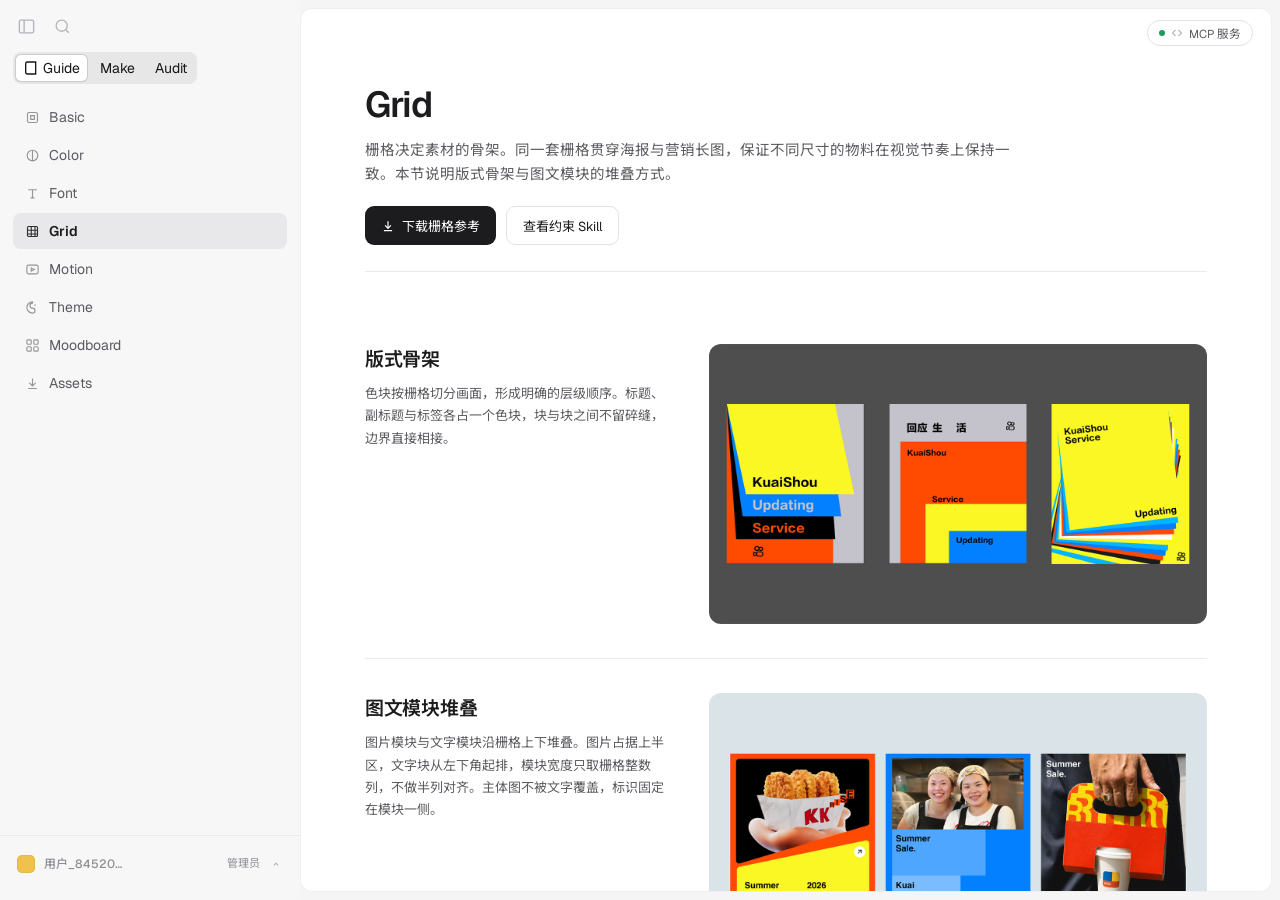
<file: guide-grid.html>
<!doctype html><html lang="zh-CN"><head><meta charset="UTF-8"/>
<meta name="viewport" content="width=device-width,initial-scale=1"/>
<title>BrandKit · Guide / Grid</title>
<link rel="icon" type="image/svg+xml" href="assets/favicon.svg"/>
<link rel="stylesheet" href="app.css?v=scrollless-body-1"/><link rel="stylesheet" href="guide.css"/>
</head><body>
<div class="app">

<aside class="side">
  <div class="side-top">
    <svg viewBox="0 0 24 24" fill="none" stroke="currentColor" stroke-width="1.7"><rect x="3" y="4" width="18" height="16" rx="2"/><path d="M9 4v16"/></svg>
    <svg viewBox="0 0 24 24" fill="none" stroke="currentColor" stroke-width="1.7"><circle cx="11" cy="11" r="7"/><path d="M20 20l-4-4"/></svg>
  </div>

  <nav class="lv1">
    <a class="on" href="guide-basic.html"><svg viewBox="0 0 24 24" fill="none" stroke="currentColor" stroke-width="2"><path d="M4 5.5A2.5 2.5 0 016.5 3H19v18H6.5A2.5 2.5 0 014 18.5z"/></svg>Guide</a>
    <a href="make-new.html">Make</a>
    <a href="review.html">Audit</a>
  </nav>

  <nav class="lv2">
    <a href="guide-basic.html"><svg viewBox="0 0 24 24" fill="none" stroke="currentColor" stroke-width="1.8"><rect x="4" y="4" width="16" height="16" rx="2.5"/><path d="M9 9h6v6H9z"/></svg>Basic</a>
    <a href="guide-color.html"><svg viewBox="0 0 24 24" fill="none" stroke="currentColor" stroke-width="1.8"><circle cx="12" cy="12" r="8.5"/><path d="M12 3.5v17"/></svg>Color</a>
    <a href="guide-font.html"><svg viewBox="0 0 24 24" fill="none" stroke="currentColor" stroke-width="1.8"><path d="M5 6h14M12 6v13M9 19h6"/></svg>Font</a>
    <a class="on" href="guide-grid.html"><svg viewBox="0 0 24 24" fill="none" stroke="currentColor" stroke-width="1.8"><rect x="4" y="4" width="16" height="16" rx="1.5"/><path d="M10 4v16M16 4v16M4 10h16M4 16h16"/></svg>Grid</a>
    <a href="guide-motion.html"><svg viewBox="0 0 24 24" fill="none" stroke="currentColor" stroke-width="1.8"><rect x="3" y="5" width="18" height="14" rx="2.5"/><path d="M10 9.5l5 2.5-5 2.5z"/></svg>Motion</a>
    <a href="guide-theme.html"><svg viewBox="0 0 24 24" fill="none" stroke="currentColor" stroke-width="1.8"><path d="M12 3a9 9 0 100 18 4 4 0 000-8 4 4 0 010-8z"/><circle cx="16" cy="8" r="1.3" fill="currentColor" stroke="none"/></svg>Theme</a>
    <a href="guide-moodboard.html"><svg viewBox="0 0 24 24" fill="none" stroke="currentColor" stroke-width="1.8"><rect x="3" y="3" width="7" height="7" rx="1.5"/><rect x="14" y="3" width="7" height="7" rx="1.5"/><rect x="3" y="14" width="7" height="7" rx="1.5"/><rect x="14" y="14" width="7" height="7" rx="1.5"/></svg>Moodboard</a>
    <a href="guide-assets.html"><svg viewBox="0 0 24 24" fill="none" stroke="currentColor" stroke-width="1.8"><path d="M12 4v11M7 11l5 5 5-5M5 20h14"/></svg>Assets</a>
  </nav>

  <div class="side-foot"><span class="ava"></span>用户_84520…<span class="side-plan">免费</span></div>
</aside>

<div class="main">
  <div class="topbar">
    <div class="topbar-r">
      <a class="mcp" href="mcp.html"><s></s><svg viewBox="0 0 24 24" fill="none" stroke="currentColor" stroke-width="2"><path d="M9 18l-6-6 6-6M15 6l6 6-6 6"/></svg>MCP 服务</a>
    </div>
  </div>

  <div class="body gwrap" style="max-width:1240px">
    <div class="ghead">
      <h2>Grid</h2>
      <p>栅格决定素材的骨架。同一套栅格贯穿海报与营销长图，保证不同尺寸的物料在视觉节奏上保持一致。本节说明版式骨架与图文模块的堆叠方式。</p>
      <div class="acts">
        <a class="btn" href="assets/brand-02.png" download><svg viewBox="0 0 24 24" fill="none" stroke="currentColor" stroke-width="2"><path d="M12 4v11M7 11l5 5 5-5M5 20h14"/></svg>下载栅格参考</a>
        <a class="btn ghost" href="assets/skills/grid-constraints.md" data-skill-dialog>查看约束 Skill</a>
      </div>
    </div>

    <div class="ent">
      <div>
        <h3>版式骨架</h3>
        <p class="txt">色块按栅格切分画面，形成明确的层级顺序。标题、副标题与标签各占一个色块，块与块之间不留碎缝，边界直接相接。</p>
      </div>
      <div class="figbox">
        <img class="figfull" src="assets/brand-02.png" alt="版式骨架：色块切分与层级顺序的三种排布"/>
      </div>
    </div>

    <div class="ent">
      <div>
        <h3>图文模块堆叠</h3>
        <p class="txt">图片模块与文字模块沿栅格上下堆叠。图片占据上半区，文字块从左下角起排，模块宽度只取栅格整数列，不做半列对齐。主体图不被文字覆盖，标识固定在模块一侧。</p>
      </div>
      <div class="figbox">
        <img class="figfull" src="assets/brand-03.png" alt="图文模块堆叠：图片区与文字区沿栅格的组合方式"/>
      </div>
    </div>
  </div>
</div>
</div><script src="app.js?v=roles-1"></script></body></html>
</file>
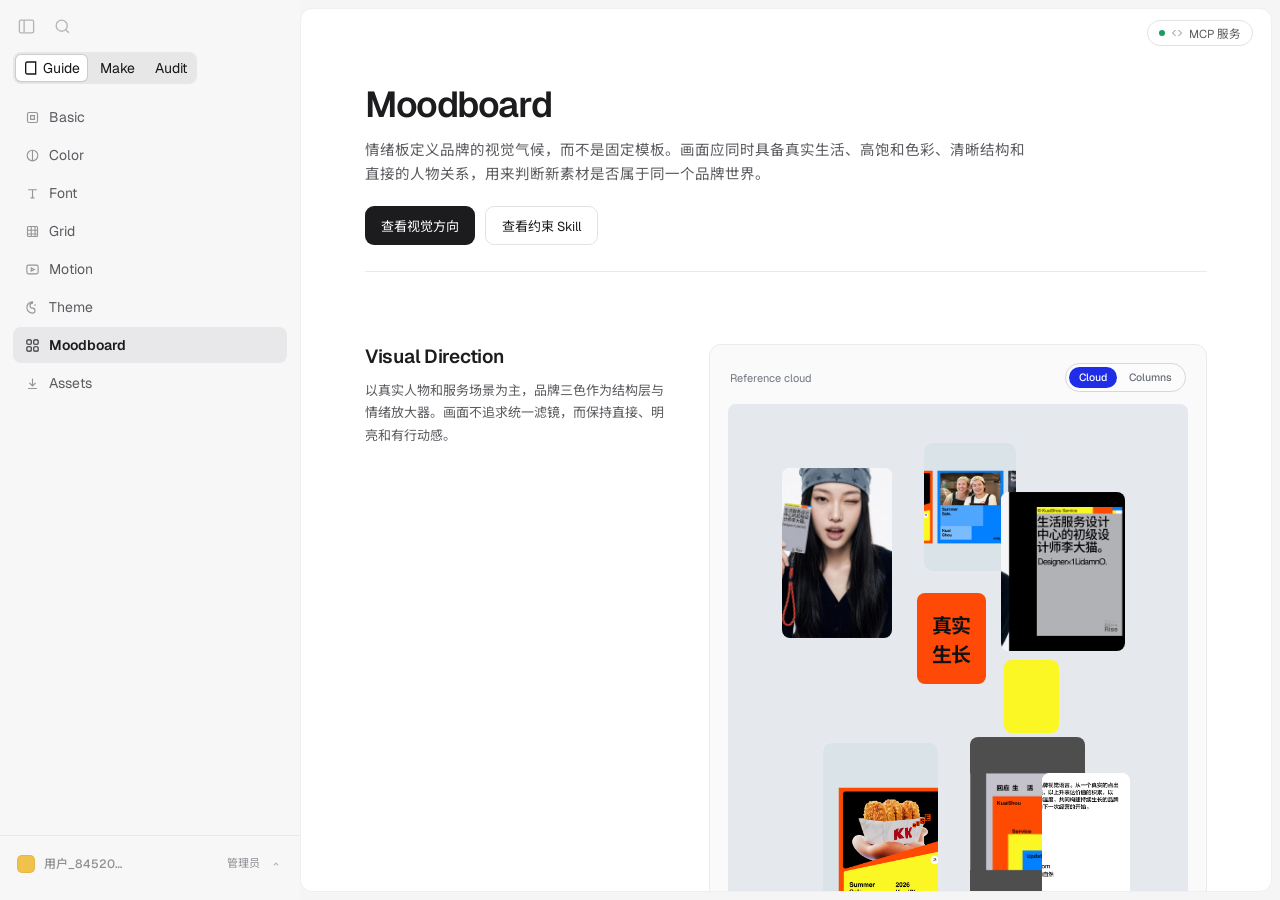
<file: guide-moodboard.html>
<!doctype html>
<html lang="zh-CN">
<head>
  <meta charset="UTF-8"/>
  <meta name="viewport" content="width=device-width,initial-scale=1"/>
  <meta name="description" content="BrandKit Moodboard 品牌规范"/>
  <title>BrandKit · Guide / Moodboard</title>
  <link rel="icon" type="image/svg+xml" href="assets/favicon.svg"/>
  <link rel="stylesheet" href="app.css?v=scrollless-body-1"/>
  <link rel="stylesheet" href="guide.css"/>
</head>
<body>
<a class="skip-link" href="#main-content">跳到主要内容</a>
<div class="app">
  <aside class="side">
    <div class="side-top" aria-label="快捷操作">
      <svg viewBox="0 0 24 24" fill="none" stroke="currentColor" stroke-width="1.7" aria-hidden="true"><rect x="3" y="4" width="18" height="16" rx="2"/><path d="M9 4v16"/></svg>
      <svg viewBox="0 0 24 24" fill="none" stroke="currentColor" stroke-width="1.7" aria-hidden="true"><circle cx="11" cy="11" r="7"/><path d="M20 20l-4-4"/></svg>
    </div>
    <nav class="lv1" aria-label="产品导航">
      <a class="on" href="guide-basic.html"><svg viewBox="0 0 24 24" fill="none" stroke="currentColor" stroke-width="2" aria-hidden="true"><path d="M4 5.5A2.5 2.5 0 016.5 3H19v18H6.5A2.5 2.5 0 014 18.5z"/></svg>Guide</a>
      <a href="make-new.html">Make</a>
      <a href="review.html">Audit</a>
    </nav>
    <nav class="lv2" aria-label="Guide 导航">
      <a href="guide-basic.html"><svg viewBox="0 0 24 24" fill="none" stroke="currentColor" stroke-width="1.8" aria-hidden="true"><rect x="4" y="4" width="16" height="16" rx="2.5"/><path d="M9 9h6v6H9z"/></svg>Basic</a>
      <a href="guide-color.html"><svg viewBox="0 0 24 24" fill="none" stroke="currentColor" stroke-width="1.8" aria-hidden="true"><circle cx="12" cy="12" r="8.5"/><path d="M12 3.5v17"/></svg>Color</a>
      <a href="guide-font.html"><svg viewBox="0 0 24 24" fill="none" stroke="currentColor" stroke-width="1.8" aria-hidden="true"><path d="M5 6h14M12 6v13M9 19h6"/></svg>Font</a>
      <a href="guide-grid.html"><svg viewBox="0 0 24 24" fill="none" stroke="currentColor" stroke-width="1.8" aria-hidden="true"><rect x="4" y="4" width="16" height="16" rx="1.5"/><path d="M10 4v16M16 4v16M4 10h16M4 16h16"/></svg>Grid</a>
      <a href="guide-motion.html"><svg viewBox="0 0 24 24" fill="none" stroke="currentColor" stroke-width="1.8" aria-hidden="true"><rect x="3" y="5" width="18" height="14" rx="2.5"/><path d="M10 9.5l5 2.5-5 2.5z"/></svg>Motion</a>
      <a href="guide-theme.html"><svg viewBox="0 0 24 24" fill="none" stroke="currentColor" stroke-width="1.8" aria-hidden="true"><path d="M12 3a9 9 0 100 18 4 4 0 000-8 4 4 0 010-8z"/><circle cx="16" cy="8" r="1.3" fill="currentColor" stroke="none"/></svg>Theme</a>
      <a class="on" href="guide-moodboard.html"><svg viewBox="0 0 24 24" fill="none" stroke="currentColor" stroke-width="1.8" aria-hidden="true"><rect x="3" y="3" width="7" height="7" rx="1.5"/><rect x="14" y="3" width="7" height="7" rx="1.5"/><rect x="3" y="14" width="7" height="7" rx="1.5"/><rect x="14" y="14" width="7" height="7" rx="1.5"/></svg>Moodboard</a>
      <a href="guide-assets.html"><svg viewBox="0 0 24 24" fill="none" stroke="currentColor" stroke-width="1.8" aria-hidden="true"><path d="M12 4v11M7 11l5 5 5-5M5 20h14"/></svg>Assets</a>
    </nav>
    <div class="side-foot"><span class="ava"></span>用户_84520…<span class="side-plan">免费</span></div>
  </aside>
  <main class="main" id="main-content">
    <div class="topbar">
      <div class="topbar-r">
        <a class="mcp" href="mcp.html"><s></s><svg viewBox="0 0 24 24" fill="none" stroke="currentColor" stroke-width="2" aria-hidden="true"><path d="M9 18l-6-6 6-6M15 6l6 6-6 6"/></svg>MCP 服务</a>
      </div>
    </div>
    <div class="body gwrap guide-vessa">
      <header class="ghead">
        <h2>Moodboard</h2>
        <p>情绪板定义品牌的视觉气候，而不是固定模板。画面应同时具备真实生活、高饱和色彩、清晰结构和直接的人物关系，用来判断新素材是否属于同一个品牌世界。</p>
        <div class="acts">
          <a class="btn" href="#moodboard-cloud">查看视觉方向</a>
          <a class="btn ghost" href="assets/skills/moodboard-constraints.md" data-skill-dialog>查看约束 Skill</a>
        </div>
      </header>

      <section class="ent" id="moodboard-cloud">
        <div>
          <h3>Visual Direction</h3>
          <p class="txt">以真实人物和服务场景为主，品牌三色作为结构层与情绪放大器。画面不追求统一滤镜，而保持直接、明亮和有行动感。</p>
        </div>
        <div class="guide-panel mood-board" data-moodboard>
          <div class="mood-content">
            <div class="mood-toolbar">
              <span>Reference cloud</span>
              <div class="mood-switch" aria-label="情绪板排列方式">
                <button class="on" type="button" data-mood-layout="cloud" aria-pressed="true">Cloud</button>
                <button type="button" data-mood-layout="columns" aria-pressed="false">Columns</button>
              </div>
            </div>

            <div class="mood-cloud">
              <figure class="mood-tile a"><img src="assets/brand-04.png" alt="近距离人物摄影参考"/></figure>
              <figure class="mood-tile b"><img src="assets/brand-03.png" alt="高饱和生活服务海报参考"/></figure>
              <figure class="mood-tile c"><img src="assets/brand-04.png" alt="人物与品牌物料组合参考"/></figure>
              <figure class="mood-tile d"><img src="assets/brand-03.png" alt="真实服务场景与人物参考"/></figure>
              <figure class="mood-tile e"><img src="assets/brand-02.png" alt="品牌色块与版式层叠参考"/></figure>
              <figure class="mood-tile f"><img src="assets/brand-01.png" alt="上升与扩散视觉语言参考"/></figure>
              <div class="mood-tile g" aria-label="品牌关键词">真实<br/>生长</div>
              <div class="mood-tile h" aria-label="品牌黄色块"></div>
            </div>

            <div class="mood-tags" aria-label="视觉关键词">
              <span>真实生活</span><span>直接人物</span><span>高饱和</span><span>结构叠层</span><span>明亮自然光</span><span>行动感</span>
            </div>
          </div>
        </div>
      </section>

      <section class="ent">
        <div>
          <h3>Selection Principles</h3>
          <p class="txt">选择素材时优先判断人与服务的关系是否真实，其次判断品牌色能否作为结构层进入画面。避免纯棚拍摆姿、过度柔焦、低对比灰调和没有具体场景的空泛氛围图。</p>
        </div>
        <div class="stage">
          <div class="g3" style="width:100%">
            <div class="cell ok"><b>真实</b><span class="cap">具体的人与服务</span></div>
            <div class="cell ok"><b>明亮</b><span class="cap">清晰的色彩对比</span></div>
            <div class="cell bad"><b>避免</b><span class="cap">空泛、柔焦、无场景</span></div>
          </div>
        </div>
      </section>
    </div>
  </main>
</div>
<script src="app.js?v=roles-1"></script>
</body>
</html>
</file>
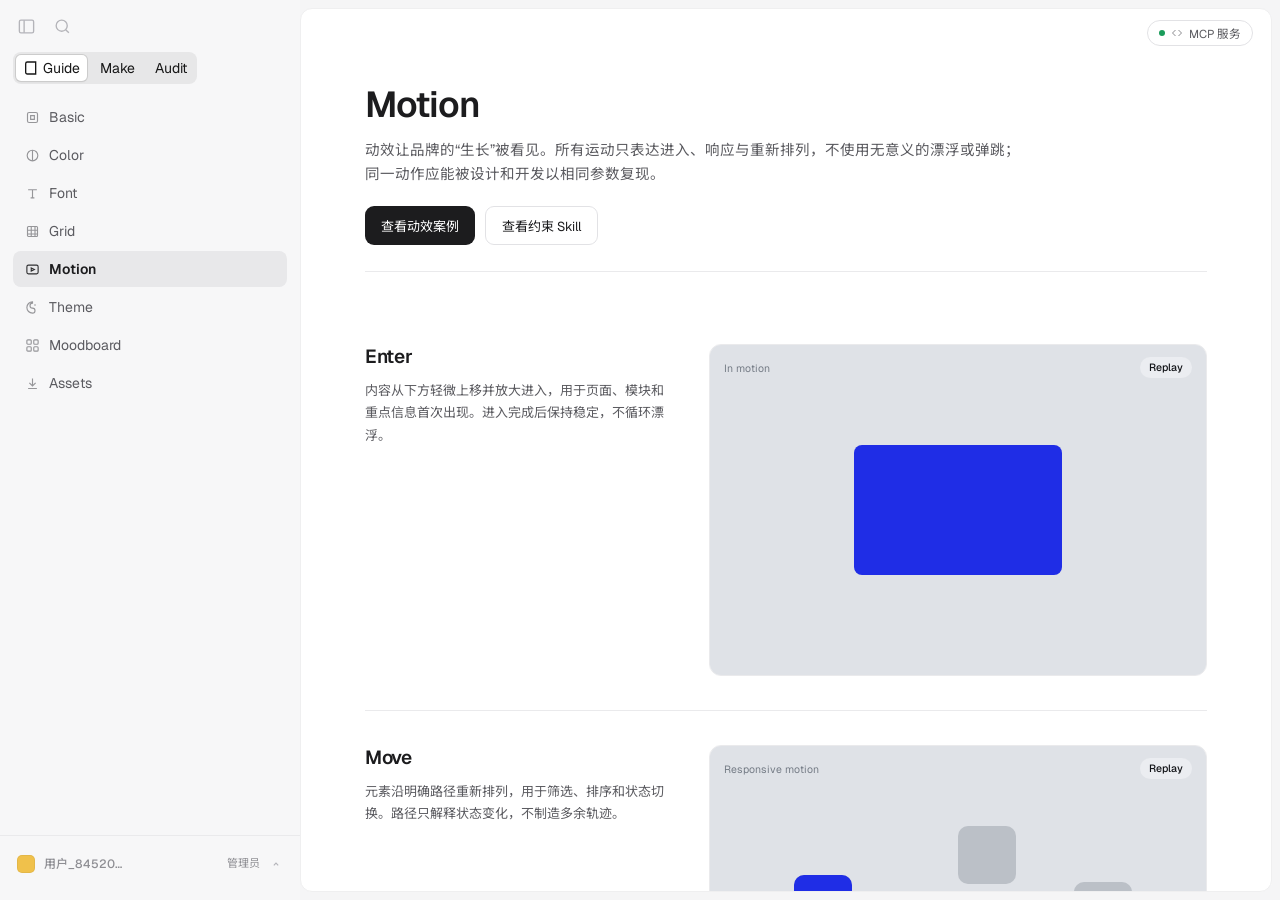
<file: guide-motion.html>
<!doctype html>
<html lang="zh-CN">
<head>
  <meta charset="UTF-8"/>
  <meta name="viewport" content="width=device-width,initial-scale=1"/>
  <meta name="description" content="BrandKit Motion 品牌规范"/>
  <title>BrandKit · Guide / Motion</title>
  <link rel="icon" type="image/svg+xml" href="assets/favicon.svg"/>
  <link rel="stylesheet" href="app.css?v=scrollless-body-1"/>
  <link rel="stylesheet" href="guide.css"/>
</head>
<body>
<a class="skip-link" href="#main-content">跳到主要内容</a>
<div class="app">
  <aside class="side">
    <div class="side-top" aria-label="快捷操作">
      <svg viewBox="0 0 24 24" fill="none" stroke="currentColor" stroke-width="1.7" aria-hidden="true"><rect x="3" y="4" width="18" height="16" rx="2"/><path d="M9 4v16"/></svg>
      <svg viewBox="0 0 24 24" fill="none" stroke="currentColor" stroke-width="1.7" aria-hidden="true"><circle cx="11" cy="11" r="7"/><path d="M20 20l-4-4"/></svg>
    </div>
    <nav class="lv1" aria-label="产品导航">
      <a class="on" href="guide-basic.html"><svg viewBox="0 0 24 24" fill="none" stroke="currentColor" stroke-width="2" aria-hidden="true"><path d="M4 5.5A2.5 2.5 0 016.5 3H19v18H6.5A2.5 2.5 0 014 18.5z"/></svg>Guide</a>
      <a href="make-new.html">Make</a>
      <a href="review.html">Audit</a>
    </nav>
    <nav class="lv2" aria-label="Guide 导航">
      <a href="guide-basic.html"><svg viewBox="0 0 24 24" fill="none" stroke="currentColor" stroke-width="1.8" aria-hidden="true"><rect x="4" y="4" width="16" height="16" rx="2.5"/><path d="M9 9h6v6H9z"/></svg>Basic</a>
      <a href="guide-color.html"><svg viewBox="0 0 24 24" fill="none" stroke="currentColor" stroke-width="1.8" aria-hidden="true"><circle cx="12" cy="12" r="8.5"/><path d="M12 3.5v17"/></svg>Color</a>
      <a href="guide-font.html"><svg viewBox="0 0 24 24" fill="none" stroke="currentColor" stroke-width="1.8" aria-hidden="true"><path d="M5 6h14M12 6v13M9 19h6"/></svg>Font</a>
      <a href="guide-grid.html"><svg viewBox="0 0 24 24" fill="none" stroke="currentColor" stroke-width="1.8" aria-hidden="true"><rect x="4" y="4" width="16" height="16" rx="1.5"/><path d="M10 4v16M16 4v16M4 10h16M4 16h16"/></svg>Grid</a>
      <a class="on" href="guide-motion.html"><svg viewBox="0 0 24 24" fill="none" stroke="currentColor" stroke-width="1.8" aria-hidden="true"><rect x="3" y="5" width="18" height="14" rx="2.5"/><path d="M10 9.5l5 2.5-5 2.5z"/></svg>Motion</a>
      <a href="guide-theme.html"><svg viewBox="0 0 24 24" fill="none" stroke="currentColor" stroke-width="1.8" aria-hidden="true"><path d="M12 3a9 9 0 100 18 4 4 0 000-8 4 4 0 010-8z"/><circle cx="16" cy="8" r="1.3" fill="currentColor" stroke="none"/></svg>Theme</a>
      <a href="guide-moodboard.html"><svg viewBox="0 0 24 24" fill="none" stroke="currentColor" stroke-width="1.8" aria-hidden="true"><rect x="3" y="3" width="7" height="7" rx="1.5"/><rect x="14" y="3" width="7" height="7" rx="1.5"/><rect x="3" y="14" width="7" height="7" rx="1.5"/><rect x="14" y="14" width="7" height="7" rx="1.5"/></svg>Moodboard</a>
      <a href="guide-assets.html"><svg viewBox="0 0 24 24" fill="none" stroke="currentColor" stroke-width="1.8" aria-hidden="true"><path d="M12 4v11M7 11l5 5 5-5M5 20h14"/></svg>Assets</a>
    </nav>
    <div class="side-foot"><span class="ava"></span>用户_84520…<span class="side-plan">免费</span></div>
  </aside>
  <main class="main" id="main-content">
    <div class="topbar">
      <div class="topbar-r">
        <a class="mcp" href="mcp.html"><s></s><svg viewBox="0 0 24 24" fill="none" stroke="currentColor" stroke-width="2" aria-hidden="true"><path d="M9 18l-6-6 6-6M15 6l6 6-6 6"/></svg>MCP 服务</a>
      </div>
    </div>
    <div class="body gwrap guide-vessa">
      <header class="ghead">
        <h2>Motion</h2>
        <p>动效让品牌的“生长”被看见。所有运动只表达进入、响应与重新排列，不使用无意义的漂浮或弹跳；同一动作应能被设计和开发以相同参数复现。</p>
        <div class="acts">
          <a class="btn" href="#motion-cases">查看动效案例</a>
          <a class="btn ghost" href="assets/skills/motion-constraints.md" data-skill-dialog>查看约束 Skill</a>
        </div>
      </header>

      <section class="ent" id="motion-cases">
        <div>
          <h3>Enter</h3>
          <p class="txt">内容从下方轻微上移并放大进入，用于页面、模块和重点信息首次出现。进入完成后保持稳定，不循环漂浮。</p>
        </div>
        <div class="guide-panel motion-demo is-playing" data-motion-demo>
          <div class="motion-stage">
            <div class="motion-case-head"><span>In motion</span><button class="motion-replay" type="button" data-motion-replay>Replay</button></div>
            <div class="motion-enter-card"></div>
          </div>
        </div>
      </section>

      <section class="ent">
        <div>
          <h3>Move</h3>
          <p class="txt">元素沿明确路径重新排列，用于筛选、排序和状态切换。路径只解释状态变化，不制造多余轨迹。</p>
        </div>
        <div class="guide-panel motion-demo is-playing" data-motion-demo>
          <div class="motion-stage">
            <div class="motion-case-head"><span>Responsive motion</span><button class="motion-replay" type="button" data-motion-replay>Replay</button></div>
            <i class="motion-node n1"></i><i class="motion-node n2"></i><i class="motion-node n3"></i><i class="motion-node n4"></i><i class="motion-node n5"></i><i class="motion-node active"></i>
          </div>
        </div>
      </section>

      <section class="ent">
        <div>
          <h3>Motion Tokens</h3>
          <p class="txt">微交互、常规切换和场景进入使用统一时长与缓动参数，设计稿和前端实现直接复用同一组数值。</p>
        </div>
        <div class="guide-panel motion-tokens" aria-label="动效参数">
          <div class="motion-token"><span>Micro</span><b>160ms</b></div>
          <div class="motion-token"><span>Default</span><b>240ms</b></div>
          <div class="motion-token"><span>Scene</span><b>360ms</b></div>
          <div class="motion-token"><span>Easing</span><b>cubic-bezier(.2,.8,.2,1)</b></div>
        </div>
      </section>
    </div>
  </main>
</div>
<script src="app.js?v=roles-1"></script>
</body>
</html>
</file>
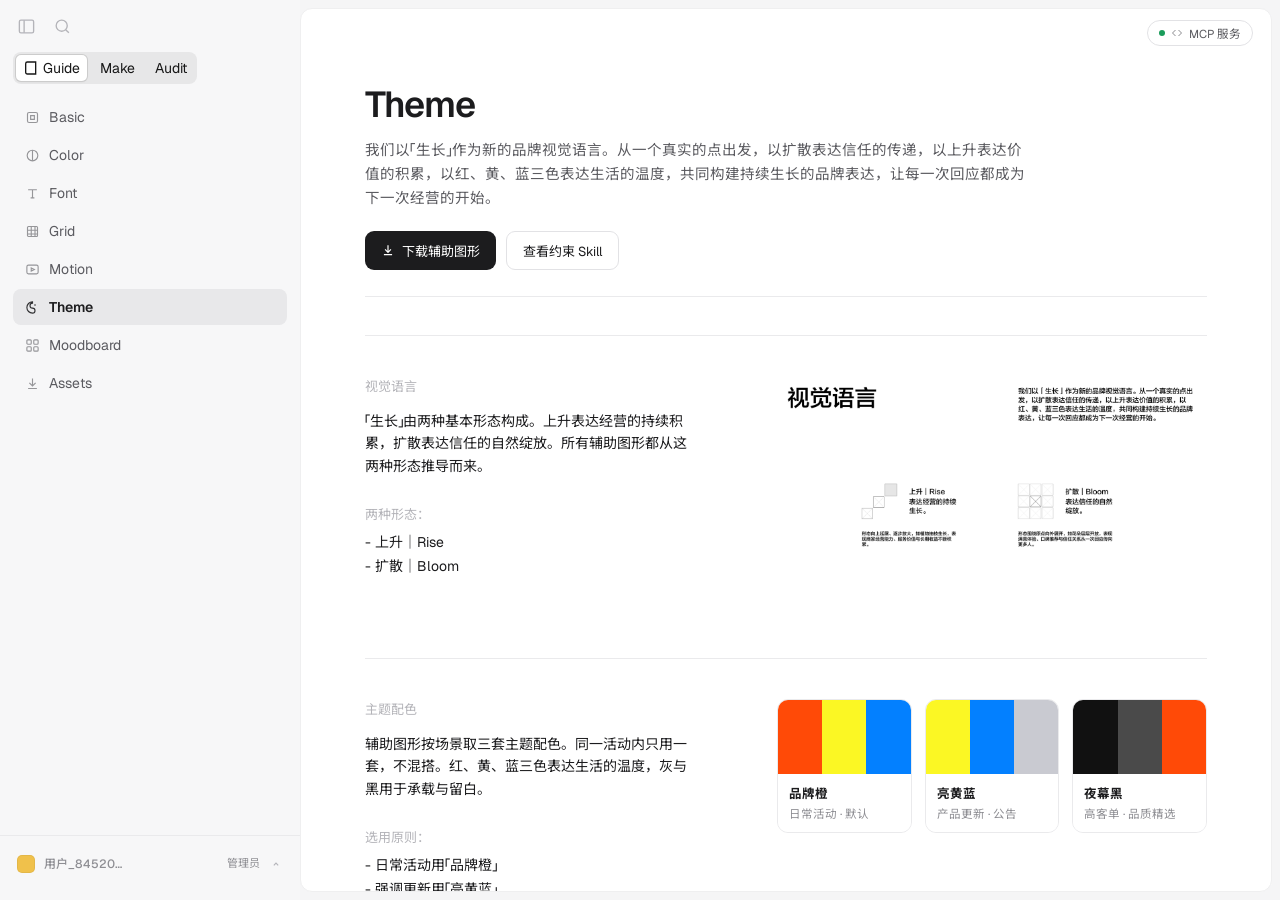
<file: guide-theme.html>
<!doctype html><html lang="zh-CN"><head><meta charset="UTF-8"/>
<meta name="viewport" content="width=device-width,initial-scale=1"/>
<title>BrandKit · Guide / Theme</title>
<link rel="icon" type="image/svg+xml" href="assets/favicon.svg"/>
<link rel="stylesheet" href="app.css?v=scrollless-body-1"/><link rel="stylesheet" href="guide.css"/>
<style>
/* 参考 brandpad.io/selleb：左侧灰小标 + 黑正文 + 列表，右侧大留白示意区 */
.sb{display:grid;grid-template-columns:minmax(0,360px) minmax(0,1fr);gap:52px;padding:40px 0;border-top:1px solid var(--line)}
@media (max-width:1100px){.sb{grid-template-columns:minmax(0,1fr);gap:26px}}
.sb:first-of-type{border-top:0}
.sb .k{font-size:13px;color:var(--ink4);margin:0 0 15px}
.sb .v{font-size:14px;color:var(--ink);line-height:1.62;margin:0;max-width:330px}
.sb .ex{margin:26px 0 0}
.sb .ex .k{margin-bottom:7px}
.sb .ex ul{margin:0;padding:0;list-style:none;font-size:14px;line-height:1.72}
.sb .art{min-width:0}
/* 主题配色示意 */
.tset{display:grid;grid-template-columns:repeat(3,1fr);gap:13px}
.tset .t{border-radius:11px;overflow:hidden;border:1px solid var(--line)}
.tset .t .sw{height:74px;display:flex}
.tset .t .sw i{flex:1}
.tset .t .mt{padding:9px 11px 11px;font-size:11.5px;background:#fff}
.tset .t .mt b{display:block;font-size:12.5px;margin-bottom:3px}
.tset .t .mt span{color:var(--ink3)}
</style></head><body>
<div class="app">

<aside class="side">
  <div class="side-top">
    <svg viewBox="0 0 24 24" fill="none" stroke="currentColor" stroke-width="1.7"><rect x="3" y="4" width="18" height="16" rx="2"/><path d="M9 4v16"/></svg>
    <svg viewBox="0 0 24 24" fill="none" stroke="currentColor" stroke-width="1.7"><circle cx="11" cy="11" r="7"/><path d="M20 20l-4-4"/></svg>
  </div>

  <nav class="lv1">
    <a class="on" href="guide-basic.html"><svg viewBox="0 0 24 24" fill="none" stroke="currentColor" stroke-width="2"><path d="M4 5.5A2.5 2.5 0 016.5 3H19v18H6.5A2.5 2.5 0 014 18.5z"/></svg>Guide</a>
    <a href="make-new.html">Make</a>
    <a href="review.html">Audit</a>
  </nav>

  <nav class="lv2">
    <a href="guide-basic.html"><svg viewBox="0 0 24 24" fill="none" stroke="currentColor" stroke-width="1.8"><rect x="4" y="4" width="16" height="16" rx="2.5"/><path d="M9 9h6v6H9z"/></svg>Basic</a>
    <a href="guide-color.html"><svg viewBox="0 0 24 24" fill="none" stroke="currentColor" stroke-width="1.8"><circle cx="12" cy="12" r="8.5"/><path d="M12 3.5v17"/></svg>Color</a>
    <a href="guide-font.html"><svg viewBox="0 0 24 24" fill="none" stroke="currentColor" stroke-width="1.8"><path d="M5 6h14M12 6v13M9 19h6"/></svg>Font</a>
    <a href="guide-grid.html"><svg viewBox="0 0 24 24" fill="none" stroke="currentColor" stroke-width="1.8"><rect x="4" y="4" width="16" height="16" rx="1.5"/><path d="M10 4v16M16 4v16M4 10h16M4 16h16"/></svg>Grid</a>
    <a href="guide-motion.html"><svg viewBox="0 0 24 24" fill="none" stroke="currentColor" stroke-width="1.8"><rect x="3" y="5" width="18" height="14" rx="2.5"/><path d="M10 9.5l5 2.5-5 2.5z"/></svg>Motion</a>
    <a class="on" href="guide-theme.html"><svg viewBox="0 0 24 24" fill="none" stroke="currentColor" stroke-width="1.8"><path d="M12 3a9 9 0 100 18 4 4 0 000-8 4 4 0 010-8z"/><circle cx="16" cy="8" r="1.3" fill="currentColor" stroke="none"/></svg>Theme</a>
    <a href="guide-moodboard.html"><svg viewBox="0 0 24 24" fill="none" stroke="currentColor" stroke-width="1.8"><rect x="3" y="3" width="7" height="7" rx="1.5"/><rect x="14" y="3" width="7" height="7" rx="1.5"/><rect x="3" y="14" width="7" height="7" rx="1.5"/><rect x="14" y="14" width="7" height="7" rx="1.5"/></svg>Moodboard</a>
    <a href="guide-assets.html"><svg viewBox="0 0 24 24" fill="none" stroke="currentColor" stroke-width="1.8"><path d="M12 4v11M7 11l5 5 5-5M5 20h14"/></svg>Assets</a>
  </nav>

  <div class="side-foot"><span class="ava"></span>用户_84520…<span class="side-plan">免费</span></div>
</aside>

<div class="main">
  <div class="topbar">
    <div class="topbar-r">
      <a class="mcp" href="mcp.html"><s></s><svg viewBox="0 0 24 24" fill="none" stroke="currentColor" stroke-width="2"><path d="M9 18l-6-6 6-6M15 6l6 6-6 6"/></svg>MCP 服务</a>
    </div>
  </div>

  <div class="body gwrap" style="max-width:1260px">
    <div class="ghead">
      <h2>Theme</h2>
      <p>我们以「生长」作为新的品牌视觉语言。从一个真实的点出发，以扩散表达信任的传递，以上升表达价值的积累，以红、黄、蓝三色表达生活的温度，共同构建持续生长的品牌表达，让每一次回应都成为下一次经营的开始。</p>
      <div class="acts">
        <a class="btn" href="assets/brand-01.png" download><svg viewBox="0 0 24 24" fill="none" stroke="currentColor" stroke-width="2"><path d="M12 4v11M7 11l5 5 5-5M5 20h14"/></svg>下载辅助图形</a>
        <a class="btn ghost" href="assets/skills/theme-constraints.md" data-skill-dialog>查看约束 Skill</a>
      </div>
    </div>

    <div class="sb">
      <div>
        <p class="k">视觉语言</p>
        <p class="v">「生长」由两种基本形态构成。上升表达经营的持续积累，扩散表达信任的自然绽放。所有辅助图形都从这两种形态推导而来。</p>
        <div class="ex">
          <p class="k">两种形态：</p>
          <ul><li>- 上升｜Rise</li><li>- 扩散｜Bloom</li></ul>
        </div>
      </div>
      <div class="art">
        <img class="figfull" src="assets/brand-01.png" alt="视觉语言：上升 Rise 与扩散 Bloom 两种基本形态"/>
      </div>
    </div>

    <div class="sb">
      <div>
        <p class="k">主题配色</p>
        <p class="v">辅助图形按场景取三套主题配色。同一活动内只用一套，不混搭。红、黄、蓝三色表达生活的温度，灰与黑用于承载与留白。</p>
        <div class="ex">
          <p class="k">选用原则：</p>
          <ul><li>- 日常活动用「品牌橙」</li><li>- 强调更新用「亮黄蓝」</li><li>- 高客单场景用「夜幕黑」</li></ul>
        </div>
      </div>
      <div class="art">
        <div class="tset">
          <div class="t">
            <div class="sw"><i style="background:#ff4a07"></i><i style="background:#fbf724"></i><i style="background:#0380ff"></i></div>
            <div class="mt"><b>品牌橙</b><span>日常活动 · 默认</span></div>
          </div>
          <div class="t">
            <div class="sw"><i style="background:#fbf724"></i><i style="background:#0380ff"></i><i style="background:#c9cad1"></i></div>
            <div class="mt"><b>亮黄蓝</b><span>产品更新 · 公告</span></div>
          </div>
          <div class="t">
            <div class="sw"><i style="background:#111"></i><i style="background:#4a4a4a"></i><i style="background:#ff4a07"></i></div>
            <div class="mt"><b>夜幕黑</b><span>高客单 · 品质精选</span></div>
          </div>
        </div>
      </div>
    </div>

  </div>
</div>
</div><script src="app.js?v=roles-1"></script></body></html>
</file>
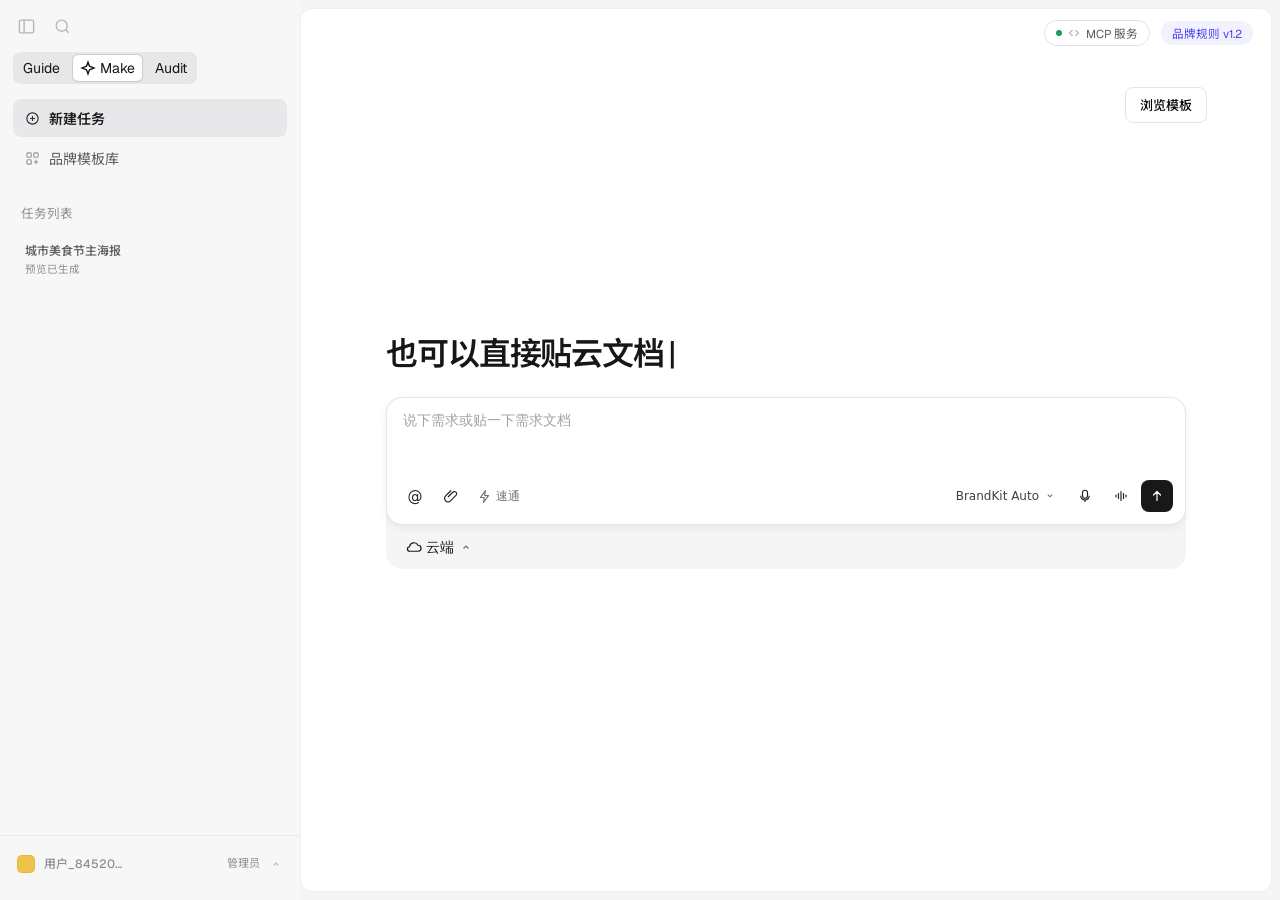
<file: make-new.html>
<!doctype html>
<html lang="zh-CN">
<head>
  <meta charset="UTF-8"/>
  <meta name="viewport" content="width=device-width,initial-scale=1"/>
  <meta name="description" content="使用当前品牌规则创建海报与营销长图"/>
  <title>BrandKit · Make</title>
  <link rel="icon" type="image/svg+xml" href="assets/favicon.svg"/>
  <link rel="stylesheet" href="app.css?v=scrollless-body-1"/>
  <style>
    .make-page-head{min-height:36px;justify-content:flex-end}
    .agent-entry{display:grid;place-items:center;min-height:calc(100% - 36px);padding:36px 0 72px}
    .agent-entry-stack{display:grid;width:min(800px,100%);gap:22px}
    .agent-type-title{min-height:42px;margin:0;color:#171717;font-size:32px;font-weight:600;line-height:42px;letter-spacing:-.035em;white-space:nowrap}
    .agent-type-title-text{white-space:pre}
    .agent-type-cursor{display:inline-block;margin-left:.25rem;font-weight:450;animation:agent-cursor-blink 1.8s ease-in-out infinite}
    .agent-prompt.messageInputContainer{position:relative;display:flex;flex-direction:column;align-items:center;width:100%;min-height:172px;margin:0;padding:0;overflow:visible;border:0;border-radius:16px;background:#f5f5f5}
    .agent-entry.is-leaving .agent-prompt{opacity:0;transform:translateY(-5px) scale(.985);transition:opacity .24s ease,transform .32s cubic-bezier(.22,1,.36,1)}
    .agent-entry.is-leaving .agent-type-title{opacity:0;transform:translateY(-5px);transition:opacity .2s ease,transform .24s ease}
    .agent-morph-ghost{position:fixed!important;z-index:55;min-height:0!important;margin:0!important;overflow:hidden!important;pointer-events:none!important;transition:none!important;transform:none!important;transform-origin:left top;will-change:left,top,width,height,border-radius,box-shadow;background-color}
    .agent-morph-ghost .messageInputChatInput,.agent-morph-ghost .inputBarContainer-sSF0Pb{will-change:opacity,transform}
    .agent-morph-summary{position:absolute;inset:0;z-index:5;display:flex;flex-direction:column;padding:16px;background:#fff;color:#303034;opacity:0}
    .agent-morph-summary p{display:-webkit-box;overflow:hidden;margin:0;font-size:13.5px;line-height:1.55;text-wrap:pretty;-webkit-box-orient:vertical;-webkit-line-clamp:5}
    .agent-morph-summary span{display:flex;align-items:center;gap:6px;margin-top:auto;color:#929299;font-size:10.5px}
    .agent-morph-summary span::before{content:"";width:6px;height:6px;border-radius:50%;background:#18181b}
    .agent-prompt label{position:absolute;width:1px;height:1px;padding:0;margin:-1px;overflow:hidden;clip:rect(0,0,0,0);white-space:nowrap;border:0}
    .messageInputChatInput{width:100%}
    .chat-input-v2-container{position:relative;display:flex;height:128px;width:100%;flex-direction:column;border-radius:16px;font-family:"SF Pro Text",-apple-system,BlinkMacSystemFont,"Segoe UI",system-ui,"PingFang SC","Microsoft YaHei",sans-serif}
    .chat-input-v2-editor-part{position:relative;z-index:1;box-sizing:border-box;width:100%;height:128px;min-height:128px;border:1px solid rgba(115,115,115,.18);border-radius:16px;background:#fff;box-shadow:0 3px 9px rgba(24,24,24,.06);transition:border-color .15s ease,box-shadow .15s ease}
    .agent-prompt:focus-within .chat-input-v2-editor-part{border-color:rgba(115,115,115,.36);box-shadow:0 6px 24px -1px rgba(24,24,24,.06)}
    .chat-input-v2-input-box-wrapper{position:relative;box-sizing:border-box;width:calc(100% - 2px);height:62px;min-height:62px;max-height:142px;margin:12px 2px 0 0;padding:0 14px 2px 16px;overflow:hidden;cursor:text}
    .agent-prompt textarea.chat-input-v2-input-box-editable{position:relative;z-index:2;display:block;width:100%;height:60px;min-height:40px;margin:0;padding:0;overflow:auto;border:0;outline:0;resize:none;background:transparent;color:#171717;font:500 13px/20px "SF Pro Text",-apple-system,BlinkMacSystemFont,"Segoe UI",system-ui,"PingFang SC","Microsoft YaHei",sans-serif}
    .agent-prompt textarea.chat-input-v2-input-box-editable::placeholder{color:#a1a1a1;font-size:14px;font-weight:400;opacity:1}
    .chat-input-v2-editor-part-lower-content{display:flex;align-items:center;justify-content:space-between;box-sizing:border-box;width:100%;height:52px;padding:8px 12px 12px;gap:6px}
    .chat-input-v2-editor-part-lower__left{display:flex;flex:1 1 auto;align-items:center;min-width:0;gap:4px}
    .chat-input-v2-editor-part-lower__mid{display:flex;flex:1 1 0;align-items:center;min-width:0;margin-left:6px}
    .chat-input-v2-editor-part-lower__right{display:flex;align-items:center;gap:4px}
    .core-model-select-trigger{display:flex;align-items:center;justify-content:space-between;box-sizing:border-box;width:auto;height:32px;padding:2px 8px;gap:4px;overflow:hidden;border:0;border-radius:8px;outline:0;background:transparent;color:#404040;font:400 12px/18px "SF Pro Text",-apple-system,BlinkMacSystemFont,"Segoe UI",system-ui,"PingFang SC","Microsoft YaHei",sans-serif;cursor:pointer;transition:background-color .15s ease,color .15s ease}
    .core-model-select-trigger:hover,.core-model-select-trigger:focus-visible{background:rgba(115,115,115,.12);color:#262626}
    .core-model-select-trigger span{overflow:hidden;text-overflow:ellipsis;white-space:nowrap}
    .core-model-select-trigger svg{width:14px;height:14px;color:#737373}
    .messageInputToolbarIconBtn{display:flex;align-items:center;justify-content:center;box-sizing:border-box;width:32px;height:32px;padding:0;border:0;border-radius:8px;outline:0;background:transparent;color:#262626;cursor:pointer;transition:background-color .15s ease}
    .messageInputToolbarIconBtn:hover,.messageInputToolbarIconBtn:focus-visible{background:rgba(115,115,115,.12)}
    .messageInputToolbarIconBtn svg{width:16px;height:16px}
    .agent-context-mark{font:500 15px/1 "SF Pro Text",-apple-system,BlinkMacSystemFont,"Segoe UI",system-ui,"PingFang SC","Microsoft YaHei",sans-serif}
    .agent-speed{display:flex;align-items:center;box-sizing:border-box;height:32px;padding:0 6px;gap:4px;border:0;border-radius:8px;background:transparent;color:#737373;font:400 12px/18px "SF Pro Text",-apple-system,BlinkMacSystemFont,"Segoe UI",system-ui,"PingFang SC","Microsoft YaHei",sans-serif;cursor:pointer;transition:background-color .15s ease,color .15s ease}
    .agent-speed:hover,.agent-speed:focus-visible{background:rgba(115,115,115,.12);color:#262626}
    .agent-speed svg{width:15px;height:15px}
    .chat-input-v2-send-button{position:relative;display:flex;align-items:center;justify-content:center;box-sizing:border-box;width:32px;height:32px;margin:0;padding:3px;border:0;border-radius:8px;background:#18181b;color:#fff;cursor:pointer;transition:background-color .15s ease}
    .chat-input-v2-send-button:not(:disabled):hover{background:#2f2f33}
    .chat-input-v2-send-button:disabled,.chat-input-v2-send-button.disabled{background:#18181b;color:#fff;cursor:not-allowed}
    .chat-input-v2-send-button svg{width:16px;height:16px}
    .inputBarContainer-sSF0Pb{display:flex;align-items:center;justify-content:space-between;box-sizing:border-box;width:100%;height:44px;padding:6px 12px;overflow:hidden}
    .inputBarLeft-eA7G5d,.inputBarRight-HAaHWC{display:flex;align-items:center;gap:6px}
    .inputBarButton-l_13bv{display:flex;align-items:center;box-sizing:border-box;height:32px;padding:6px 8px;gap:4px;border:0;border-radius:8px;background:transparent;color:#171717;font:400 14px/20px "SF Pro Text",-apple-system,BlinkMacSystemFont,"Segoe UI",system-ui,"PingFang SC","Microsoft YaHei",sans-serif;cursor:pointer;transition:background-color .15s ease,color .15s ease}
    .inputBarButton-l_13bv:hover,.inputBarButton-l_13bv:focus-visible{background:rgba(115,115,115,.12);color:#262626}
    .inputBarButtonIcon-jYDzMT,.inputBarButtonArrow-LWv76z{display:flex;align-items:center;justify-content:center;width:16px;height:16px;flex:0 0 16px}
    .inputBarButtonIcon-jYDzMT svg,.inputBarButtonArrow-LWv76z svg{width:16px;height:16px}
    .inputBarButtonArrow-LWv76z{color:#737373}

    .agent-flow{display:flex;flex-direction:column;justify-content:center;width:min(1138px,100%);min-height:calc(100% - 36px);margin:0 auto;padding:44px 0 58px;overflow-x:auto;opacity:0;transform:translateY(12px);scrollbar-width:none;transition:opacity .34s cubic-bezier(.2,.8,.2,1),transform .34s cubic-bezier(.2,.8,.2,1)}
    .agent-flow::-webkit-scrollbar{display:none;width:0;height:0}
    .agent-flow.is-visible{opacity:1;transform:translateY(0)}
    .agent-flow.is-preparing{visibility:hidden;opacity:0;transform:none}
    .agent-canvas{position:relative;display:grid;grid-template-columns:220px 300px 270px 228px;column-gap:40px;align-items:start;width:1138px;min-height:390px;margin-inline:auto;padding-bottom:16px;flex:none}
    .agent-canvas::before,.agent-canvas::after{content:"";position:absolute;z-index:0;left:14px;right:8px;top:16px;height:2px;border-radius:2px;transform-origin:left center}
    .agent-canvas::before{background:#d8dbe5}
    .agent-canvas::after{background:#18181b;transform:scaleX(0);transition:transform 1.35s cubic-bezier(.2,.8,.2,1)}
    .agent-canvas.is-running::after,.agent-canvas.is-complete::after{transform:scaleX(1)}
    .agent-stage{position:relative;z-index:1;min-width:0;padding-top:61px}
    .agent-stage-chip{position:absolute;top:0;left:0;display:inline-flex;align-items:center;gap:6px;height:33px;padding:0 12px;border:1px solid #dfe1e7;border-radius:999px;background:#fff;color:#5f626b;font-size:11.5px;font-weight:600;white-space:nowrap;box-shadow:0 1px 2px rgba(0,0,0,.035);transition:border-color .2s ease,color .2s ease}
    .agent-stage-chip svg{width:13px;height:13px;color:#18181b}
    .agent-stage.is-active .agent-stage-chip{border-color:#aaaab0;color:#18181b}

    .agent-request-card{display:flex;flex-direction:column;width:220px;height:150px;padding:16px;border:1px solid #dedee1;border-radius:14px;background:#fff;box-shadow:0 12px 28px rgba(24,24,27,.08);transition:opacity .22s ease,transform .32s cubic-bezier(.22,1,.36,1)}
    .agent-flow.is-morphing .agent-request-card{opacity:0;transform:scale(.985)}
    .agent-request-card p{display:-webkit-box;overflow:hidden;margin:0;color:#303034;font-size:13.5px;line-height:1.55;text-wrap:pretty;-webkit-box-orient:vertical;-webkit-line-clamp:5}
    .agent-request-meta{display:flex;align-items:center;gap:6px;margin-top:auto;color:#929299;font-size:10.5px}
    .agent-request-meta i{width:6px;height:6px;border-radius:50%;background:#18181b}

    .agent-step-list,.agent-check-list{display:grid;gap:9px;margin:0;padding:0;list-style:none}
    .agent-step{position:relative;display:grid;grid-template-columns:17px minmax(0,1fr);align-items:center;gap:8px;min-height:31px;padding:5px 10px;border:1px solid #e1e2e6;border-radius:9px;background:rgba(255,255,255,.82);color:#a0a1a7;font-size:11.5px;line-height:1.35;opacity:.58;transform:translateY(4px);transition:opacity .2s ease,transform .2s cubic-bezier(.2,.8,.2,1),border-color .2s ease,color .2s ease,background .2s ease}
    .agent-step::before,.agent-check::before{content:"";display:grid;place-items:center;box-sizing:border-box;width:13px;height:13px;border:1.5px solid #c7cad4;border-radius:50%;background:transparent;color:transparent;font-size:9px;font-weight:700;line-height:1;opacity:1;transform:scale(1);transition:border-color .18s ease,background-color .18s ease,color .18s ease,opacity .18s ease,transform .22s cubic-bezier(.2,.9,.25,1.3)}
    .agent-step.is-current{opacity:1;transform:translateY(0);border-color:#babac0;color:#36363b;background:#f6f6f7}
    .agent-step.is-current::before{border-color:#18181b;border-top-color:transparent;animation:agent-spin .7s linear infinite}
    .agent-step.is-settling{opacity:1;transform:translateY(0);border-color:#babac0;color:#36363b;background:#f6f6f7}
    .agent-step.is-settling::before{animation:none;border-color:#18181b;background:transparent;color:transparent;opacity:.5;transform:scale(.78)}
    .agent-step.is-done{opacity:1;transform:translateY(0);border-color:#dedee2;color:#303036;background:#fff}
    .agent-step.is-done::before,.agent-check.is-passed::before{content:"✓";animation:agent-check-pop .28s cubic-bezier(.2,.9,.25,1.35) both;border-color:#18181b;background:#18181b;color:#fff;opacity:1;transform:scale(1)}
    .agent-sweep-label{display:block;min-width:0;min-height:1.35em;overflow:hidden;text-overflow:ellipsis;white-space:nowrap}
    .agent-sweep-label.is-sweeping{overflow:visible;color:#18181b}
    .agent-ascii-sweep{position:relative;display:inline-block;max-width:100%;overflow:hidden;vertical-align:top;isolation:isolate}
    .agent-ascii-source,.agent-ascii-panel,.agent-ascii-output{position:absolute;inset:0;width:100%;height:100%}
    .agent-ascii-source{overflow:hidden}
    .agent-ascii-source.is-fallback{display:none}
    .agent-ascii-panel{display:flex;align-items:center;overflow:hidden;white-space:nowrap;font:inherit;line-height:inherit}
    .agent-ascii-output{z-index:2;display:block;pointer-events:none}
    .agent-sweep-glyph{display:inline-block;box-sizing:border-box;vertical-align:baseline;white-space:pre;text-align:center;font:inherit;will-change:color,opacity,text-shadow,transform}
    .agent-sweep-label.is-dissolving .agent-sweep-glyph{transition:color .22s ease,opacity .22s ease,text-shadow .22s ease,transform .22s ease}

    .agent-check-head{display:flex;align-items:center;justify-content:space-between;margin-bottom:10px;color:#777a83;font-size:11px}
    .agent-check-head b{color:#18181b;font-weight:600;font-variant-numeric:tabular-nums}
    .agent-check{position:relative;display:grid;grid-template-columns:16px minmax(0,1fr) auto;align-items:center;gap:8px;min-height:39px;padding:7px 9px;border-bottom:1px solid #e6e6e8;color:#8e9097;font-size:11.5px;opacity:.48;transform:translateY(4px);transition:opacity .2s ease,transform .2s cubic-bezier(.2,.8,.2,1),color .2s ease}
    .agent-check-status{color:#18181b;font-size:10.5px;opacity:0;transition:opacity .18s ease}
    .agent-check.is-current{opacity:1;transform:translateY(0);color:#4b4d54}
    .agent-check.is-current::before{border-color:#18181b;border-top-color:transparent;animation:agent-spin .7s linear infinite}
    .agent-check.is-settling{opacity:1;transform:translateY(0);color:#41434a}
    .agent-check.is-settling::before{animation:none;border-color:#18181b;background:transparent;color:transparent;opacity:.5;transform:scale(.78)}
    .agent-check.is-passed{opacity:1;transform:translateY(0);color:#41434a}
    .agent-check.is-passed .agent-check-status{opacity:1}

    .agent-output{display:block;width:228px;aspect-ratio:531/588;margin:0;overflow:hidden;border:0;border-radius:10px;background:#efeff0;box-shadow:none;opacity:1;transform:none}
    .agent-output-link{display:block;width:100%;height:100%;border-radius:inherit;outline-offset:4px}
    .agent-output-visual{position:relative;width:100%;height:100%;overflow:hidden;border-radius:inherit;background:#efeff0}
    .agent-output img,.agent-output canvas{position:absolute;inset:0;display:block;width:100%;height:100%}
    .agent-output img{z-index:0;object-fit:cover;opacity:0;transform:none;transition:opacity .72s cubic-bezier(.22,1,.36,1)}
    .agent-output canvas{z-index:1;pointer-events:none;opacity:0;transition:opacity .72s cubic-bezier(.22,1,.36,1)}
    .agent-output.is-pixelating canvas{opacity:1}
    .agent-output.is-ready img{opacity:1}
    .agent-output.is-ready canvas{opacity:0}
    .agent-flow-actions{display:flex;justify-content:flex-end;width:1138px;margin:14px auto 0;flex:none}
    .agent-reset{opacity:0;pointer-events:none;transition:opacity .2s ease}
    .agent-flow.is-complete .agent-reset{opacity:1;pointer-events:auto}
    @keyframes agent-spin{to{transform:rotate(360deg)}}
    @keyframes agent-check-pop{0%{opacity:0;transform:scale(.72)}100%{opacity:1;transform:scale(1)}}
    @keyframes agent-cursor-blink{0%,100%{opacity:1}50%{opacity:0}}

    @media (max-width:1180px){.agent-entry,.agent-flow{min-height:calc(100% - 36px)}}
    @media (max-width:700px){
      .agent-entry{min-height:390px;padding:36px 0 64px}.agent-entry-stack,.agent-prompt.messageInputContainer{width:100%}.agent-type-title{min-height:36px;font-size:26px;line-height:36px}
      .core-model-select-trigger{max-width:122px}.core-model-select-trigger span{max-width:92px}
      .inputBarContainer-sSF0Pb{padding-inline:8px}
      .agent-flow{display:block;width:100%;min-height:0;padding:30px 0 48px;overflow:visible}
      .agent-canvas{display:grid;grid-template-columns:minmax(0,1fr);gap:28px;width:auto;min-height:0}
      .agent-canvas::before,.agent-canvas::after{left:16px;right:auto;top:15px;bottom:12px;width:2px;height:auto;transform-origin:center top}
      .agent-canvas::after{transform:scaleY(0)}.agent-canvas.is-running::after,.agent-canvas.is-complete::after{transform:scaleY(1)}
      .agent-stage{padding:0 0 0 42px}.agent-stage-chip{position:relative;top:auto;left:auto;margin-bottom:14px}
      .agent-flow-actions{width:auto}.agent-request-card{width:min(220px,100%)}
    }
    @media (prefers-reduced-motion:reduce){.agent-step.is-current::before,.agent-type-cursor{animation:none}.agent-type-cursor{display:none}}
  </style>
</head>
<body>
<a class="skip-link" href="#main-content">跳到主要内容</a>
<div class="app">
  <aside class="side">
    <div class="side-top" aria-label="快捷操作">
      <svg viewBox="0 0 24 24" fill="none" stroke="currentColor" stroke-width="1.7" aria-hidden="true"><rect x="3" y="4" width="18" height="16" rx="2"/><path d="M9 4v16"/></svg>
      <svg viewBox="0 0 24 24" fill="none" stroke="currentColor" stroke-width="1.7" aria-hidden="true"><circle cx="11" cy="11" r="7"/><path d="M20 20l-4-4"/></svg>
    </div>

    <nav class="lv1" aria-label="产品导航">
      <a href="guide-basic.html">Guide</a>
      <a class="on" href="make-new.html" aria-current="page"><svg viewBox="0 0 24 24" fill="none" stroke="currentColor" stroke-width="2" aria-hidden="true"><path d="M12 3l2.2 6.3L21 12l-6.8 2.7L12 21l-2.2-6.3L3 12l6.8-2.7z"/></svg>Make</a>
      <a href="review.html">Audit</a>
    </nav>

    <nav class="lv2" aria-label="Make 导航">
      <a class="on" href="make-new.html" aria-current="page"><svg viewBox="0 0 24 24" fill="none" stroke="currentColor" stroke-width="1.8" aria-hidden="true"><circle cx="12" cy="12" r="9"/><path d="M12 8v8M8 12h8"/></svg>新建任务</a>
      <a href="make.html"><svg viewBox="0 0 24 24" fill="none" stroke="currentColor" stroke-width="1.8" aria-hidden="true"><rect x="3" y="3" width="7" height="7" rx="1.5"/><rect x="14" y="3" width="7" height="7" rx="1.5"/><rect x="3" y="14" width="7" height="7" rx="1.5"/><path d="M17.5 14v7M14 17.5h7"/></svg>品牌模板库</a>
    </nav>

    <div class="side-sec"><span>任务列表</span></div>
    <a class="side-task" href="make-result.html"><b>城市美食节主海报</b><span>预览已生成</span></a>
    <div class="side-empty"></div>
    <div class="side-foot"><span class="ava"></span>用户_84520…<span class="side-plan">免费</span></div>
  </aside>

  <main class="main" id="main-content">
    <div class="topbar">
      <div class="topbar-r">
        <a class="mcp" href="mcp.html"><s></s><svg viewBox="0 0 24 24" fill="none" stroke="currentColor" stroke-width="2" aria-hidden="true"><path d="M9 18l-6-6 6-6M15 6l6 6-6 6"/></svg>MCP 服务</a>
        <span class="chip">品牌规则 v1.2</span>
      </div>
    </div>

    <div class="body page-pad">
      <header class="page-head make-page-head">
        <a class="ui-btn outline" href="make.html">浏览模板</a>
      </header>

      <section class="agent-entry" data-agent-entry aria-label="输入任务需求">
        <div class="agent-entry-stack">
          <h1 class="agent-type-title" aria-label="早上好，说下你的需求；也可以直接贴云文档">
            <span class="agent-type-title-text" data-agent-type aria-hidden="true"></span><span class="agent-type-cursor" aria-hidden="true">|</span>
          </h1>
          <form class="agent-prompt messageInputContainer" data-mode="work" data-agent-form>
          <div class="messageInputChatInput messageInputChatInputHome chat-input-v2-container">
            <div class="chat-input-v2-editor-part">
              <div class="chat-input-v2-upper-area">
                <div class="chat-input-v2-input-box-wrapper">
                  <label for="agent-request">任务需求</label>
                  <textarea class="chat-input-v2-input-box-editable" id="agent-request" name="request" placeholder="说下需求或贴一下需求文档" required data-agent-input></textarea>
                </div>
              </div>
              <div class="chat-input-v2-editor-part-lower-content">
                <div class="chat-input-v2-editor-part-lower__left">
                  <button class="messageInputToolbarIconBtn agent-context-mark" type="button" aria-label="添加上下文">@</button>
                  <button class="messageInputToolbarIconBtn" type="button" aria-label="添加附件">
                    <svg viewBox="0 0 16 16" fill="none" stroke="currentColor" stroke-width="1.2" stroke-linecap="round" stroke-linejoin="round" aria-hidden="true"><path d="M5.25 8.75l4.5-4.5a2.25 2.25 0 1 1 3.18 3.18L7.55 12.8a3.5 3.5 0 1 1-4.95-4.95l5.13-5.13"/></svg>
                  </button>
                  <button class="agent-speed" type="button" aria-label="启用速通">
                    <svg viewBox="0 0 16 16" fill="none" stroke="currentColor" stroke-width="1.2" stroke-linejoin="round" aria-hidden="true"><path d="M9 1.75L3.75 9h4L7 14.25 12.25 7h-4L9 1.75Z"/></svg>
                    <span>速通</span>
                  </button>
                </div>
                <div class="chat-input-v2-editor-part-lower__mid"></div>
                <div class="chat-input-v2-editor-part-lower__right">
                  <button class="core-model-select-trigger" type="button" aria-label="选择生成模型">
                    <span>BrandKit Auto</span>
                    <svg viewBox="0 0 16 16" fill="none" stroke="currentColor" stroke-width="1.2" aria-hidden="true"><path d="M5.5 6.5L8 9l2.5-2.5"/></svg>
                  </button>
                  <button class="messageInputToolbarIconBtn" type="button" aria-label="语音输入">
                    <svg viewBox="0 0 16 16" fill="none" stroke="currentColor" stroke-width="1.2" aria-hidden="true"><rect x="5.5" y="2.25" width="5" height="8" rx="2.5"/><path d="M3.75 7.75A4.25 4.25 0 0 0 8 12a4.25 4.25 0 0 0 4.25-4.25M8 12v2"/></svg>
                  </button>
                  <button class="messageInputToolbarIconBtn" type="button" aria-label="实时语音">
                    <svg viewBox="0 0 16 16" fill="none" stroke="currentColor" stroke-width="1.2" stroke-linecap="round" aria-hidden="true"><path d="M3 7v2M5.5 5.5v5M8 3.5v9M10.5 5.5v5M13 7v2"/></svg>
                  </button>
                  <button class="agent-send chat-input-v2-send-button disabled" type="submit" aria-label="提交需求" disabled>
                    <svg viewBox="0 0 16 16" fill="none" stroke="currentColor" stroke-width="1.2" stroke-linecap="round" stroke-linejoin="round" aria-hidden="true"><path d="M8 12.5v-9M4.5 7L8 3.5 11.5 7"/></svg>
                  </button>
                </div>
              </div>
            </div>
          </div>
          <div class="inputBarContainer-sSF0Pb">
            <div class="inputBarLeft-eA7G5d">
              <button class="inputBarButton-l_13bv" type="button" aria-label="添加云文档">
                <span class="inputBarButtonIcon-jYDzMT">
                  <svg viewBox="0 0 16 16" fill="none" stroke="currentColor" stroke-width="1.2" aria-hidden="true"><path d="M5.5 12.25H3.75a2.25 2.25 0 0 1-.24-4.49A4.5 4.5 0 0 1 12 6.25a3 3 0 0 1 .25 5.99H5.5Z"/></svg>
                </span>
                <span class="inputBarButtonText-kjNQ2L">云端</span>
                <span class="inputBarButtonArrow-LWv76z">
                  <svg viewBox="0 0 16 16" fill="none" stroke="currentColor" stroke-width="1.2" aria-hidden="true"><path d="M5.5 9.5L8 7l2.5 2.5"/></svg>
                </span>
              </button>
            </div>
            <div class="inputBarRight-HAaHWC"></div>
          </div>
          </form>
        </div>
      </section>

      <section class="agent-flow" data-agent-flow hidden aria-label="任务生成流程" aria-live="polite">
        <div class="agent-canvas" data-agent-canvas>
          <article class="agent-stage is-active" data-agent-stage="request">
            <div class="agent-stage-chip"><svg viewBox="0 0 24 24" fill="none" stroke="currentColor" stroke-width="2" aria-hidden="true"><path d="M13 2L5 14h7l-1 8 8-12h-7z"/></svg>需求</div>
            <div class="agent-request-card" data-agent-request-card>
              <p data-agent-request-copy>制作一张城市美食节活动海报</p>
              <div class="agent-request-meta"><i></i><span>需求已读取</span></div>
            </div>
          </article>

          <article class="agent-stage" data-agent-stage="build">
            <div class="agent-stage-chip"><svg viewBox="0 0 24 24" fill="none" stroke="currentColor" stroke-width="2" aria-hidden="true"><path d="M13 2L5 14h7l-1 8 8-12h-7z"/></svg>内容生成</div>
            <ol class="agent-step-list">
              <li class="agent-step" aria-label="读取需求与附件"><span class="agent-sweep-label" data-ascii-sweep aria-hidden="true">读取需求与附件</span></li>
              <li class="agent-step" aria-label="提取主题、场景和关键信息"><span class="agent-sweep-label" data-ascii-sweep aria-hidden="true">提取主题、场景和关键信息</span></li>
              <li class="agent-step" aria-label="匹配可用品牌模板"><span class="agent-sweep-label" data-ascii-sweep aria-hidden="true">匹配可用品牌模板</span></li>
              <li class="agent-step" aria-label="生成文案与内容层级"><span class="agent-sweep-label" data-ascii-sweep aria-hidden="true">生成文案与内容层级</span></li>
              <li class="agent-step" aria-label="编排视觉并输出预览"><span class="agent-sweep-label" data-ascii-sweep aria-hidden="true">编排视觉并输出预览</span></li>
            </ol>
          </article>

          <article class="agent-stage" data-agent-stage="check">
            <div class="agent-stage-chip"><svg viewBox="0 0 24 24" fill="none" stroke="currentColor" stroke-width="2" aria-hidden="true"><path d="M20 6L9 17l-5-5"/></svg>品牌检查</div>
            <div class="agent-check-head"><span>检查品牌约束</span><b data-agent-check-count>0 / 4</b></div>
            <ul class="agent-check-list">
              <li class="agent-check" aria-label="标志留白与最小尺寸"><span class="agent-sweep-label" data-ascii-sweep aria-hidden="true">标志留白与最小尺寸</span><span class="agent-check-status" aria-hidden="true">通过</span></li>
              <li class="agent-check" aria-label="品牌色使用范围"><span class="agent-sweep-label" data-ascii-sweep aria-hidden="true">品牌色使用范围</span><span class="agent-check-status" aria-hidden="true">通过</span></li>
              <li class="agent-check" aria-label="字体层级与字重"><span class="agent-sweep-label" data-ascii-sweep aria-hidden="true">字体层级与字重</span><span class="agent-check-status" aria-hidden="true">通过</span></li>
              <li class="agent-check" aria-label="海报网格与安全区"><span class="agent-sweep-label" data-ascii-sweep aria-hidden="true">海报网格与安全区</span><span class="agent-check-status" aria-hidden="true">通过</span></li>
            </ul>
          </article>

          <article class="agent-stage" data-agent-stage="output">
            <div class="agent-stage-chip"><svg viewBox="0 0 24 24" fill="none" stroke="currentColor" stroke-width="2" aria-hidden="true"><path d="M13 2L5 14h7l-1 8 8-12h-7z"/></svg>成品预览</div>
            <figure class="agent-output" data-agent-output>
              <a class="agent-output-link" href="make-result.html" aria-label="查看生成的城市美食节活动海报" data-agent-result-link>
                <div class="agent-output-visual" data-pixel-reveal>
                  <img src="assets/make-final-poster.png" alt="城市美食节活动海报成品" data-agent-output-image/>
                  <canvas aria-hidden="true" data-agent-output-canvas></canvas>
                </div>
              </a>
            </figure>
          </article>
        </div>
        <div class="agent-flow-actions">
          <button class="ui-btn ghost sm agent-reset" type="button" data-agent-reset>重新输入</button>
        </div>
      </section>

      <div class="content-grid content-grid-single" hidden aria-hidden="true">
        <section class="panel">
          <form class="panel-body stack" action="make-result.html" data-task-form>
            <fieldset class="ui-field fieldset-reset">
              <legend class="ui-label">物料类型</legend>
              <div class="task-type-grid">
                <label class="task-type">
                  <input type="radio" name="material" value="poster" checked/>
                  <span class="type-icon"><svg viewBox="0 0 24 24" fill="none" stroke="currentColor" stroke-width="1.8" aria-hidden="true"><rect x="5" y="3" width="14" height="18" rx="2"/><path d="M8 8h8M8 12h5M8 17h8"/></svg></span>
                  <span><b>活动海报</b><span>单张主视觉与站内宣传图</span></span>
                </label>
                <label class="task-type">
                  <input type="radio" name="material" value="long-image"/>
                  <span class="type-icon"><svg viewBox="0 0 24 24" fill="none" stroke="currentColor" stroke-width="1.8" aria-hidden="true"><rect x="6" y="2.5" width="12" height="19" rx="2"/><path d="M9 7h6M9 11h6M9 15h4"/></svg></span>
                  <span><b>营销长图</b><span>从活动文档生成模块化长图</span></span>
                </label>
              </div>
            </fieldset>

            <div class="ui-field">
              <label class="ui-label" for="doc-url">内容来源</label>
              <input class="ui-control" id="doc-url" name="doc" type="url" value="https://docs.brandkit.team/city-food-festival" readonly/>
            </div>

            <div class="ui-field">
              <label class="ui-label" for="template">品牌模板</label>
              <select class="ui-control" id="template" name="template">
                <option data-material="poster">城市美食节 · 主视觉</option>
                <option data-material="poster">冰雪季 · 活动海报</option>
                <option data-material="poster">周末亲子游 · 活动海报</option>
                <option data-material="poster">新店开业 · 活动海报</option>
                <option data-material="poster">丽人焕新 · 优惠海报</option>
                <option data-material="poster">健身开卡季 · 活动海报</option>
                <option data-material="poster">商圈年货节 · 活动海报</option>
                <option data-material="long-image">到店必吃榜 · 榜单长图</option>
                <option data-material="long-image">温泉度假季 · 营销长图</option>
                <option data-material="long-image">汽车养护季 · 营销长图</option>
                <option data-material="long-image">城市夜生活榜单 · 营销长图</option>
                <option data-material="long-image">家政焕新服务 · 营销长图</option>
              </select>
            </div>

            <div class="form-split">
              <div class="ui-field">
                <label class="ui-label" for="size">规格</label>
                <select class="ui-control" id="size" name="size">
                  <option data-material="poster">1080 × 1440</option>
                  <option data-material="poster">1080 × 1920</option>
                  <option data-material="poster">1242 × 1660</option>
                  <option data-material="long-image">750 × 2000</option>
                  <option data-material="long-image">1080 × 3000</option>
                </select>
              </div>
              <div class="ui-field">
                <label class="ui-label" for="theme">配色方案</label>
                <select class="ui-control" id="theme" name="theme">
                  <option>标准活力</option>
                  <option>亮黄蓝</option>
                  <option>夜幕黑</option>
                </select>
              </div>
            </div>

            <div class="ui-field">
              <label class="ui-label" for="notes">补充说明</label>
              <textarea class="ui-control" id="notes" name="notes" placeholder="可补充投放渠道、必须保留的信息或文案优先级"></textarea>
            </div>

            <div class="inline-actions">
              <button class="ui-btn" type="submit">查看预览</button>
              <a class="ui-btn ghost" href="make.html">从模板开始</a>
            </div>
          </form>
        </section>

      </div>
    </div>
  </main>
</div>
<script src="assets/ascii-sweep-vanilla.js?v=1"></script>
<script src="app.js?v=make-flow-4"></script>
</body>
</html>
</file>
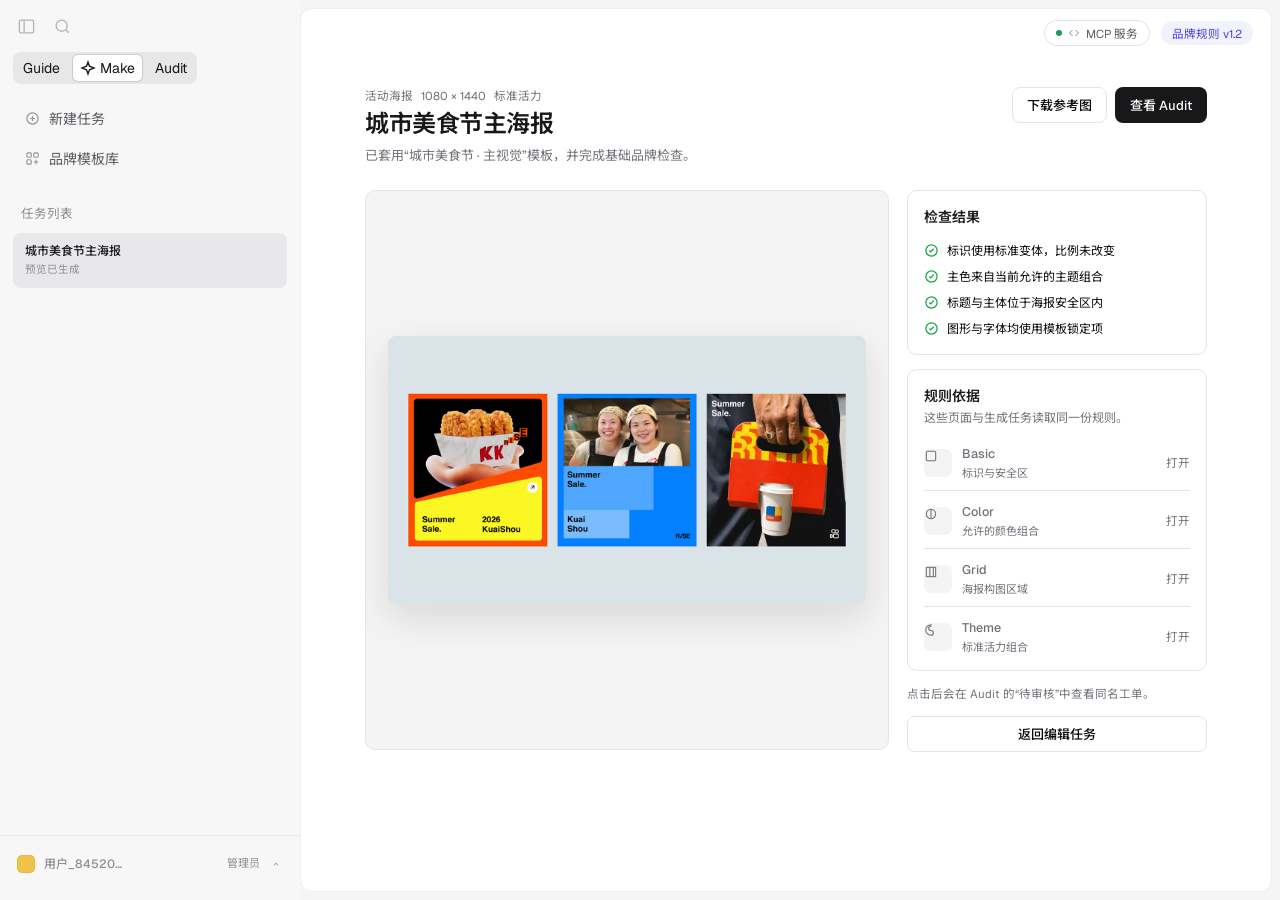
<file: make-result.html>
<!doctype html>
<html lang="zh-CN">
<head>
  <meta charset="UTF-8"/>
  <meta name="viewport" content="width=device-width,initial-scale=1"/>
  <meta name="description" content="BrandKit 城市美食节主海报预览与品牌检查结果"/>
  <title>BrandKit · 城市美食节主海报</title>
  <link rel="icon" type="image/svg+xml" href="assets/favicon.svg"/>
  <link rel="stylesheet" href="app.css?v=scrollless-body-1"/>
</head>
<body>
<a class="skip-link" href="#main-content">跳到主要内容</a>
<div class="app">
  <aside class="side">
    <div class="side-top" aria-label="快捷操作">
      <svg viewBox="0 0 24 24" fill="none" stroke="currentColor" stroke-width="1.7" aria-hidden="true"><rect x="3" y="4" width="18" height="16" rx="2"/><path d="M9 4v16"/></svg>
      <svg viewBox="0 0 24 24" fill="none" stroke="currentColor" stroke-width="1.7" aria-hidden="true"><circle cx="11" cy="11" r="7"/><path d="M20 20l-4-4"/></svg>
    </div>
    <nav class="lv1" aria-label="产品导航">
      <a href="guide-basic.html">Guide</a>
      <a class="on" href="make-new.html"><svg viewBox="0 0 24 24" fill="none" stroke="currentColor" stroke-width="2" aria-hidden="true"><path d="M12 3l2.2 6.3L21 12l-6.8 2.7L12 21l-2.2-6.3L3 12l6.8-2.7z"/></svg>Make</a>
      <a href="review.html">Audit</a>
    </nav>
    <nav class="lv2" aria-label="Make 导航">
      <a href="make-new.html"><svg viewBox="0 0 24 24" fill="none" stroke="currentColor" stroke-width="1.8" aria-hidden="true"><circle cx="12" cy="12" r="9"/><path d="M12 8v8M8 12h8"/></svg>新建任务</a>
      <a href="make.html"><svg viewBox="0 0 24 24" fill="none" stroke="currentColor" stroke-width="1.8" aria-hidden="true"><rect x="3" y="3" width="7" height="7" rx="1.5"/><rect x="14" y="3" width="7" height="7" rx="1.5"/><rect x="3" y="14" width="7" height="7" rx="1.5"/><path d="M17.5 14v7M14 17.5h7"/></svg>品牌模板库</a>
    </nav>
    <div class="side-sec"><span>任务列表</span></div>
    <a class="side-task on" href="make-result.html" aria-current="page"><b data-result-side-title>城市美食节主海报</b><span>预览已生成</span></a>
    <div class="side-empty"></div>
    <div class="side-foot"><span class="ava"></span>用户_84520…<span class="side-plan">免费</span></div>
  </aside>

  <main class="main" id="main-content">
    <div class="topbar">
      <div class="topbar-r">
        <a class="mcp" href="mcp.html"><s></s><svg viewBox="0 0 24 24" fill="none" stroke="currentColor" stroke-width="2" aria-hidden="true"><path d="M9 18l-6-6 6-6M15 6l6 6-6 6"/></svg>MCP 服务</a>
        <span class="chip">品牌规则 v1.2</span>
      </div>
    </div>

    <div class="body page-pad">
      <header class="page-head">
        <div class="page-head-copy">
          <div class="meta-row"><span data-result-type>活动海报</span><span data-result-size>1080 × 1440</span><span data-result-theme>标准活力</span></div>
          <h1 class="page-title with-meta" data-result-title>城市美食节主海报</h1>
          <p class="page-description" data-result-description>已套用“城市美食节 · 主视觉”模板，并完成基础品牌检查。</p>
        </div>
        <div class="inline-actions">
          <a class="ui-btn outline" href="assets/brand-03.png" download data-result-download>下载参考图</a>
          <a class="ui-btn" href="review.html" data-result-audit>查看 Audit</a>
        </div>
      </header>

      <div class="result-layout">
        <section class="result-preview" aria-label="城市美食节海报参考板" data-result-preview>
          <img src="assets/brand-03.png" alt="红黄蓝品牌模板的三组海报参考板" data-result-image/>
        </section>

        <aside class="stack" aria-label="规则与检查结果">
          <section class="panel">
            <div class="panel-head"><h2 class="panel-title">检查结果</h2></div>
            <div class="panel-body">
              <ul class="check-list">
                <li><svg viewBox="0 0 24 24" fill="none" stroke="currentColor" stroke-width="2"><circle cx="12" cy="12" r="9"/><path d="M8.5 12l2.2 2.2 4.8-5"/></svg><span>标识使用标准变体，比例未改变</span></li>
                <li><svg viewBox="0 0 24 24" fill="none" stroke="currentColor" stroke-width="2"><circle cx="12" cy="12" r="9"/><path d="M8.5 12l2.2 2.2 4.8-5"/></svg><span>主色来自当前允许的主题组合</span></li>
                <li><svg viewBox="0 0 24 24" fill="none" stroke="currentColor" stroke-width="2"><circle cx="12" cy="12" r="9"/><path d="M8.5 12l2.2 2.2 4.8-5"/></svg><span data-result-layout-check>标题与主体位于海报安全区内</span></li>
                <li><svg viewBox="0 0 24 24" fill="none" stroke="currentColor" stroke-width="2"><circle cx="12" cy="12" r="9"/><path d="M8.5 12l2.2 2.2 4.8-5"/></svg><span>图形与字体均使用模板锁定项</span></li>
              </ul>
            </div>
          </section>

          <section class="panel">
            <div class="panel-head">
              <h2 class="panel-title">规则依据</h2>
              <p class="panel-description">这些页面与生成任务读取同一份规则。</p>
            </div>
            <div class="panel-body">
              <ul class="rule-list">
                <li><span class="rule-icon"><svg viewBox="0 0 24 24" fill="none" stroke="currentColor" stroke-width="1.8"><rect x="4" y="4" width="16" height="16" rx="2"/></svg></span><span><b>Basic</b><span>标识与安全区</span></span><a href="guide-basic.html">打开</a></li>
                <li><span class="rule-icon"><svg viewBox="0 0 24 24" fill="none" stroke="currentColor" stroke-width="1.8"><circle cx="12" cy="12" r="8"/><path d="M12 4v16"/></svg></span><span><b>Color</b><span>允许的颜色组合</span></span><a href="guide-color.html">打开</a></li>
                <li><span class="rule-icon"><svg viewBox="0 0 24 24" fill="none" stroke="currentColor" stroke-width="1.8"><rect x="4" y="4" width="16" height="16"/><path d="M10 4v16M16 4v16"/></svg></span><span><b>Grid</b><span data-result-grid-description>海报构图区域</span></span><a href="guide-grid.html">打开</a></li>
                <li><span class="rule-icon"><svg viewBox="0 0 24 24" fill="none" stroke="currentColor" stroke-width="1.8"><path d="M12 3a9 9 0 100 18 4 4 0 000-8 4 4 0 010-8z"/></svg></span><span><b>Theme</b><span data-result-theme-description>标准活力组合</span></span><a href="guide-theme.html">打开</a></li>
              </ul>
            </div>
          </section>

          <div class="ui-help">点击后会在 Audit 的“待审核”中查看同名工单。</div>
          <a class="ui-btn outline" href="make-new.html" data-result-edit>返回编辑任务</a>
        </aside>
      </div>
    </div>
  </main>
</div>
<script src="app.js?v=roles-1"></script>
</body>
</html>
</file>
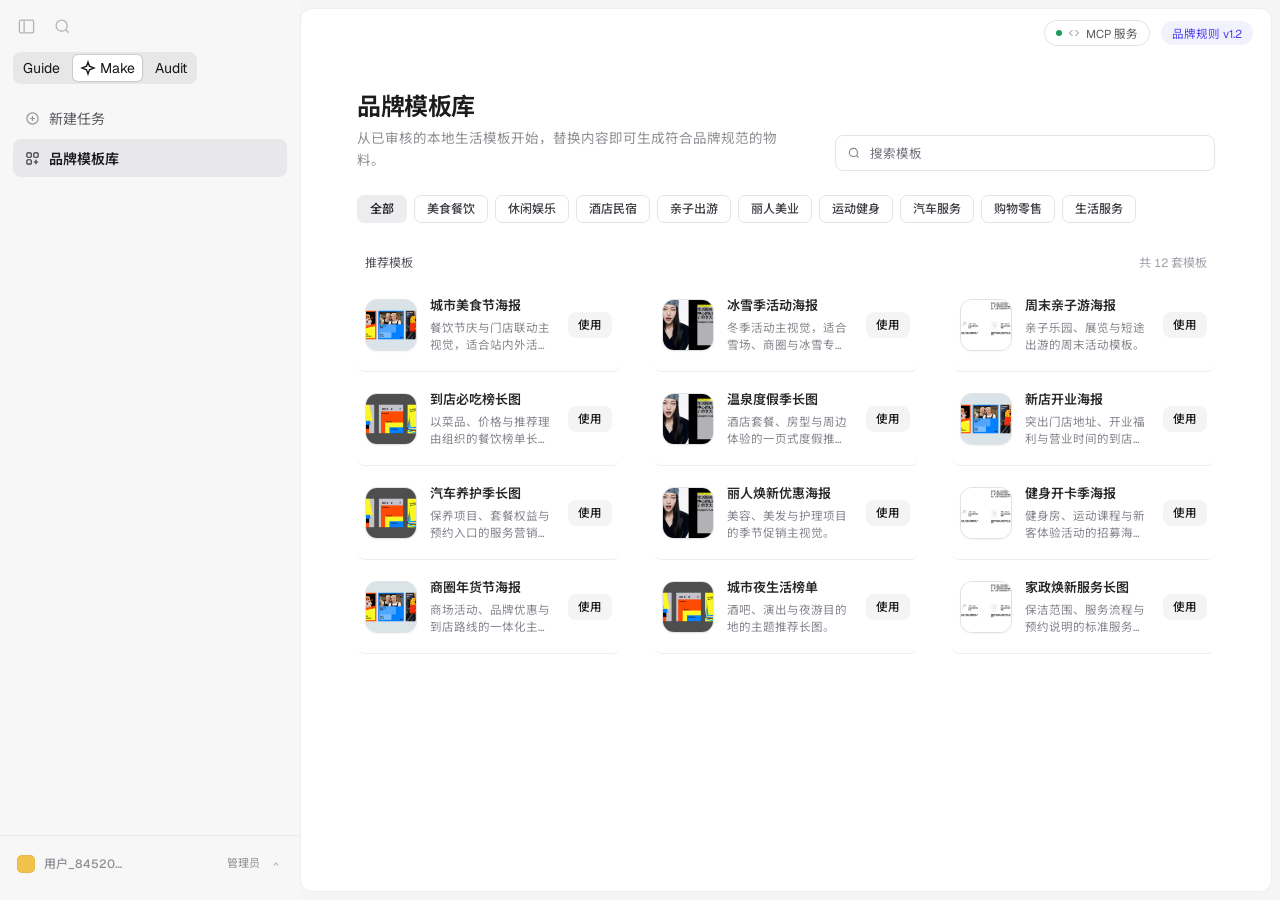
<file: make.html>
<!doctype html><html lang="zh-CN"><head><meta charset="UTF-8"/>
<meta name="viewport" content="width=device-width,initial-scale=1"/>
<title>BrandKit · 品牌模板库</title><link rel="icon" type="image/svg+xml" href="assets/favicon.svg"/><link rel="stylesheet" href="app.css?v=scrollless-body-1"/>
<style>
/* 模板库参考 Trae 插件市场的信息密度；管理、页签和横幅不进入本页。 */
.market-pad{padding:34px 56px 76px}
.market-shell{width:100%;max-width:1180px;margin:0 auto}
.market-head{display:grid;grid-template-columns:minmax(0,1fr) minmax(280px,380px);gap:48px;align-items:end}
.market-head .sec-h{font-size:24px;line-height:32px}
.market-head .sec-p{max-width:540px;margin-top:5px}
.search-control{width:100%;min-width:0}
.search-control svg{width:14px;height:14px;opacity:.5;flex:none}
.search-control input{width:100%;min-width:0;border:0;outline:0;background:transparent;color:var(--s-foreground);font:400 12.5px/1 var(--font)}
.search-control input::placeholder{color:var(--s-muted-foreground)}
.market-tags{display:flex;align-items:center;gap:7px;flex-wrap:wrap;margin-top:24px}
.market-tag{appearance:none;height:28px;padding:0 12px;border:1px solid var(--s-border);border-radius:7px;background:#fff;color:#3f3f46;font:500 12px/1 var(--font);cursor:pointer;transition:background .16s ease,border-color .16s ease,color .16s ease,transform .16s ease}
.market-tag:hover{background:#f7f7f8;color:#18181b}
.market-tag:active{transform:translateY(1px)}
.market-tag:focus-visible{outline:2px solid var(--s-ring);outline-offset:2px}
.market-tag.on{border-color:#ededf0;background:#ededf0;color:#18181b}
.market-section{margin-top:30px}
.market-section-head{display:flex;align-items:center;justify-content:space-between;margin-bottom:7px;padding:0 8px;color:#52525b;font-size:12px}
.market-section-head .cnt{color:#a1a1aa;font-variant-numeric:tabular-nums}
.market-grid{display:grid;grid-template-columns:repeat(3,minmax(0,1fr));column-gap:34px}
.market-card{display:grid;grid-template-columns:52px minmax(0,1fr) auto;gap:13px;align-items:center;min-width:0;min-height:94px;padding:14px 8px;border-bottom:1px solid #eeeeef;border-radius:8px;transition:background .16s ease,transform .16s ease}
.market-card:hover{background:#fafafa;transform:translateY(-1px)}
.market-card:focus-visible{outline:2px solid var(--s-ring);outline-offset:2px}
.market-thumb{width:52px;height:52px;overflow:hidden;border:1px solid #e2e2e5;border-radius:12px;background:#f4f4f5;box-shadow:0 1px 2px rgba(0,0,0,.04)}
.market-thumb img{width:100%;height:100%;display:block;object-fit:cover;transition:transform .2s ease}
.market-card:hover .market-thumb img{transform:scale(1.045)}
.market-copy{min-width:0}
.market-copy b{display:block;overflow:hidden;text-overflow:ellipsis;white-space:nowrap;color:#27272a;font-size:13px;font-weight:600;line-height:20px}
.market-copy small{display:-webkit-box;overflow:hidden;margin-top:3px;color:#85858d;font-size:11.5px;line-height:17px;-webkit-box-orient:vertical;-webkit-line-clamp:2;text-wrap:pretty}
.market-use{pointer-events:none;align-self:center}
.market-card:hover .market-use{background:#e9e9ec}
.template-empty{margin:18px 0 0;padding:34px;border:1px dashed var(--line2);border-radius:10px;color:var(--ink3);font-size:12.5px;text-align:center}
@media (max-width:1180px){.market-pad{padding-left:34px;padding-right:34px}.market-grid{grid-template-columns:repeat(2,minmax(0,1fr))}}
@media (max-width:860px){.market-pad{padding:24px 18px 56px}.market-head{grid-template-columns:1fr;gap:18px}.market-grid{grid-template-columns:1fr}.market-section{margin-top:24px}}
</style></head><body>
<div class="app">

<aside class="side">
  <div class="side-top">
    <svg viewBox="0 0 24 24" fill="none" stroke="currentColor" stroke-width="1.7"><rect x="3" y="4" width="18" height="16" rx="2"/><path d="M9 4v16"/></svg>
    <svg viewBox="0 0 24 24" fill="none" stroke="currentColor" stroke-width="1.7"><circle cx="11" cy="11" r="7"/><path d="M20 20l-4-4"/></svg>
  </div>

  <nav class="lv1">
    <a href="guide-basic.html">Guide</a>
    <a class="on" href="make-new.html"><svg viewBox="0 0 24 24" fill="none" stroke="currentColor" stroke-width="2"><path d="M12 3l2.2 6.3L21 12l-6.8 2.7L12 21l-2.2-6.3L3 12l6.8-2.7z"/></svg>Make</a>
    <a href="review.html">Audit</a>
  </nav>

  <nav class="lv2">
    <a href="make-new.html"><svg viewBox="0 0 24 24" fill="none" stroke="currentColor" stroke-width="1.8"><circle cx="12" cy="12" r="9"/><path d="M12 8v8M8 12h8"/></svg>新建任务</a>
    <a class="on" href="make.html"><svg viewBox="0 0 24 24" fill="none" stroke="currentColor" stroke-width="1.8"><rect x="3" y="3" width="7" height="7" rx="1.5"/><rect x="14" y="3" width="7" height="7" rx="1.5"/><rect x="3" y="14" width="7" height="7" rx="1.5"/><path d="M17.5 14v7M14 17.5h7"/></svg>品牌模板库</a>
  </nav>

  <div class="side-empty"></div>
  <div class="side-foot"><span class="ava"></span>用户_84520…<span class="side-plan">免费</span></div>
</aside>

<div class="main">
  <div class="topbar">
    <div class="topbar-r">
      <a class="mcp" href="mcp.html"><s></s><svg viewBox="0 0 24 24" fill="none" stroke="currentColor" stroke-width="2"><path d="M9 18l-6-6 6-6M15 6l6 6-6 6"/></svg>MCP 服务</a>
      <span class="chip">品牌规则 v1.2</span>
    </div>
  </div>

  <div class="body market-pad">
    <div class="market-shell">
      <header class="market-head">
        <div>
          <h2 class="sec-h">品牌模板库</h2>
          <p class="sec-p">从已审核的本地生活模板开始，替换内容即可生成符合品牌规范的物料。</p>
        </div>
        <label class="ui-input search-control">
          <svg viewBox="0 0 24 24" fill="none" stroke="currentColor" stroke-width="1.9" aria-hidden="true"><circle cx="11" cy="11" r="7"/><path d="M20 20l-4-4"/></svg>
          <input type="search" placeholder="搜索模板" aria-label="搜索模板" data-template-search/>
        </label>
      </header>

      <div class="market-tags" role="group" aria-label="按本地生活场景筛选">
        <button class="market-tag on" type="button" data-template-category="all" aria-pressed="true">全部</button>
        <button class="market-tag" type="button" data-template-category="food" aria-pressed="false">美食餐饮</button>
        <button class="market-tag" type="button" data-template-category="leisure" aria-pressed="false">休闲娱乐</button>
        <button class="market-tag" type="button" data-template-category="hotel" aria-pressed="false">酒店民宿</button>
        <button class="market-tag" type="button" data-template-category="family" aria-pressed="false">亲子出游</button>
        <button class="market-tag" type="button" data-template-category="beauty" aria-pressed="false">丽人美业</button>
        <button class="market-tag" type="button" data-template-category="fitness" aria-pressed="false">运动健身</button>
        <button class="market-tag" type="button" data-template-category="auto" aria-pressed="false">汽车服务</button>
        <button class="market-tag" type="button" data-template-category="retail" aria-pressed="false">购物零售</button>
        <button class="market-tag" type="button" data-template-category="service" aria-pressed="false">生活服务</button>
      </div>

      <section class="market-section" aria-labelledby="recommended-templates">
        <div class="market-section-head"><span id="recommended-templates">推荐模板</span><span class="cnt" data-template-count>共 12 套模板</span></div>
        <div class="market-grid">
          <a class="market-card template-card-link" href="make-new.html?material=poster&amp;template=城市美食节%20·%20主视觉&amp;size=1080%20×%201440&amp;theme=标准活力" data-template-card data-title="城市美食节海报" data-category="food">
            <span class="market-thumb"><img src="assets/brand-03.png" alt="城市美食节海报模板预览"/></span><span class="market-copy"><b>城市美食节海报</b><small>餐饮节庆与门店联动主视觉，适合站内外活动投放。</small></span><span class="ui-btn xs secondary market-use">使用</span>
          </a>
          <a class="market-card template-card-link" href="make-new.html?material=poster&amp;template=冰雪季%20·%20活动海报&amp;size=1080%20×%201440&amp;theme=亮黄蓝" data-template-card data-title="冰雪季活动海报" data-category="leisure">
            <span class="market-thumb"><img src="assets/brand-04.png" alt="冰雪季活动海报模板预览"/></span><span class="market-copy"><b>冰雪季活动海报</b><small>冬季活动主视觉，适合雪场、商圈与冰雪专题。</small></span><span class="ui-btn xs secondary market-use">使用</span>
          </a>
          <a class="market-card template-card-link" href="make-new.html?material=poster&amp;template=周末亲子游%20·%20活动海报&amp;size=1080%20×%201440&amp;theme=亮黄蓝" data-template-card data-title="周末亲子游海报" data-category="family">
            <span class="market-thumb"><img src="assets/brand-01.png" alt="周末亲子游海报模板预览"/></span><span class="market-copy"><b>周末亲子游海报</b><small>亲子乐园、展览与短途出游的周末活动模板。</small></span><span class="ui-btn xs secondary market-use">使用</span>
          </a>
          <a class="market-card template-card-link" href="make-new.html?material=long-image&amp;template=到店必吃榜%20·%20榜单长图&amp;size=750%20×%202000&amp;theme=标准活力" data-template-card data-title="到店必吃榜长图" data-category="food">
            <span class="market-thumb"><img src="assets/brand-02.png" alt="到店必吃榜长图模板预览"/></span><span class="market-copy"><b>到店必吃榜长图</b><small>以菜品、价格与推荐理由组织的餐饮榜单长图。</small></span><span class="ui-btn xs secondary market-use">使用</span>
          </a>
          <a class="market-card template-card-link" href="make-new.html?material=long-image&amp;template=温泉度假季%20·%20营销长图&amp;size=750%20×%202000&amp;theme=夜幕黑" data-template-card data-title="温泉度假季长图" data-category="hotel">
            <span class="market-thumb"><img src="assets/brand-04.png" alt="温泉度假季长图模板预览"/></span><span class="market-copy"><b>温泉度假季长图</b><small>酒店套餐、房型与周边体验的一页式度假推荐。</small></span><span class="ui-btn xs secondary market-use">使用</span>
          </a>
          <a class="market-card template-card-link" href="make-new.html?material=poster&amp;template=新店开业%20·%20活动海报&amp;size=1080%20×%201440&amp;theme=标准活力" data-template-card data-title="新店开业海报" data-category="retail">
            <span class="market-thumb"><img src="assets/brand-03.png" alt="新店开业海报模板预览"/></span><span class="market-copy"><b>新店开业海报</b><small>突出门店地址、开业福利与营业时间的到店物料。</small></span><span class="ui-btn xs secondary market-use">使用</span>
          </a>
          <a class="market-card template-card-link" href="make-new.html?material=long-image&amp;template=汽车养护季%20·%20营销长图&amp;size=750%20×%202000&amp;theme=夜幕黑" data-template-card data-title="汽车养护季长图" data-category="auto">
            <span class="market-thumb"><img src="assets/brand-02.png" alt="汽车养护季长图模板预览"/></span><span class="market-copy"><b>汽车养护季长图</b><small>保养项目、套餐权益与预约入口的服务营销长图。</small></span><span class="ui-btn xs secondary market-use">使用</span>
          </a>
          <a class="market-card template-card-link" href="make-new.html?material=poster&amp;template=丽人焕新%20·%20优惠海报&amp;size=1080%20×%201920&amp;theme=亮黄蓝" data-template-card data-title="丽人焕新优惠海报" data-category="beauty">
            <span class="market-thumb"><img src="assets/brand-04.png" alt="丽人焕新优惠海报模板预览"/></span><span class="market-copy"><b>丽人焕新优惠海报</b><small>美容、美发与护理项目的季节促销主视觉。</small></span><span class="ui-btn xs secondary market-use">使用</span>
          </a>
          <a class="market-card template-card-link" href="make-new.html?material=poster&amp;template=健身开卡季%20·%20活动海报&amp;size=1080%20×%201440&amp;theme=亮黄蓝" data-template-card data-title="健身开卡季海报" data-category="fitness">
            <span class="market-thumb"><img src="assets/brand-01.png" alt="健身开卡季海报模板预览"/></span><span class="market-copy"><b>健身开卡季海报</b><small>健身房、运动课程与新客体验活动的招募海报。</small></span><span class="ui-btn xs secondary market-use">使用</span>
          </a>
          <a class="market-card template-card-link" href="make-new.html?material=poster&amp;template=商圈年货节%20·%20活动海报&amp;size=1080%20×%201920&amp;theme=标准活力" data-template-card data-title="商圈年货节海报" data-category="retail">
            <span class="market-thumb"><img src="assets/brand-03.png" alt="商圈年货节海报模板预览"/></span><span class="market-copy"><b>商圈年货节海报</b><small>商场活动、品牌优惠与到店路线的一体化主视觉。</small></span><span class="ui-btn xs secondary market-use">使用</span>
          </a>
          <a class="market-card template-card-link" href="make-new.html?material=long-image&amp;template=城市夜生活榜单%20·%20营销长图&amp;size=750%20×%202000&amp;theme=夜幕黑" data-template-card data-title="城市夜生活榜单" data-category="leisure">
            <span class="market-thumb"><img src="assets/brand-02.png" alt="城市夜生活榜单模板预览"/></span><span class="market-copy"><b>城市夜生活榜单</b><small>酒吧、演出与夜游目的地的主题推荐长图。</small></span><span class="ui-btn xs secondary market-use">使用</span>
          </a>
          <a class="market-card template-card-link" href="make-new.html?material=long-image&amp;template=家政焕新服务%20·%20营销长图&amp;size=750%20×%202000&amp;theme=标准活力" data-template-card data-title="家政焕新服务长图" data-category="service">
            <span class="market-thumb"><img src="assets/brand-01.png" alt="家政焕新服务长图模板预览"/></span><span class="market-copy"><b>家政焕新服务长图</b><small>保洁范围、服务流程与预约说明的标准服务长图。</small></span><span class="ui-btn xs secondary market-use">使用</span>
          </a>
        </div>
        <p class="template-empty" data-template-empty hidden>没有符合当前条件的模板。</p>
      </section>
    </div>
  </div>
</div>
</div><script src="app.js?v=roles-1"></script></body></html>
</file>
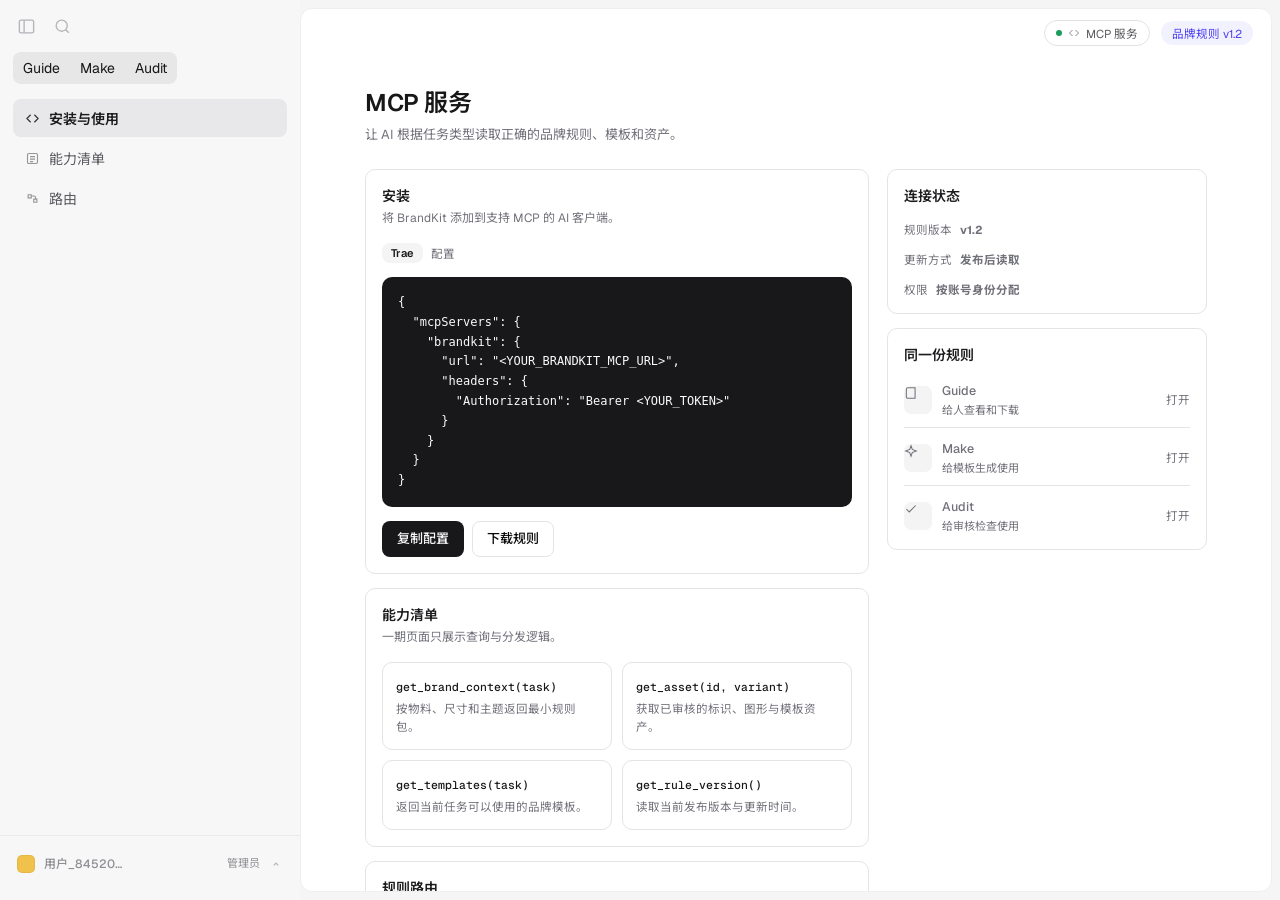
<file: mcp.html>
<!doctype html>
<html lang="zh-CN">
<head>
  <meta charset="UTF-8"/>
  <meta name="viewport" content="width=device-width,initial-scale=1"/>
  <meta name="description" content="BrandKit MCP 安装与品牌规则路由预览"/>
  <title>BrandKit · MCP 服务</title>
  <link rel="icon" type="image/svg+xml" href="assets/favicon.svg"/>
  <link rel="stylesheet" href="app.css?v=scrollless-body-1"/>
</head>
<body>
<a class="skip-link" href="#main-content">跳到主要内容</a>
<div class="app">
  <aside class="side">
    <div class="side-top" aria-label="快捷操作">
      <svg viewBox="0 0 24 24" fill="none" stroke="currentColor" stroke-width="1.7" aria-hidden="true"><rect x="3" y="4" width="18" height="16" rx="2"/><path d="M9 4v16"/></svg>
      <svg viewBox="0 0 24 24" fill="none" stroke="currentColor" stroke-width="1.7" aria-hidden="true"><circle cx="11" cy="11" r="7"/><path d="M20 20l-4-4"/></svg>
    </div>
    <nav class="lv1" aria-label="产品导航">
      <a href="guide-basic.html">Guide</a>
      <a href="make-new.html">Make</a>
      <a href="review.html">Audit</a>
    </nav>
    <nav class="lv2" aria-label="MCP 导航">
      <a class="on" href="mcp.html" aria-current="page"><svg viewBox="0 0 24 24" fill="none" stroke="currentColor" stroke-width="1.8" aria-hidden="true"><path d="M9 18l-6-6 6-6M15 6l6 6-6 6"/></svg>安装与使用</a>
      <a href="#capabilities"><svg viewBox="0 0 24 24" fill="none" stroke="currentColor" stroke-width="1.8" aria-hidden="true"><rect x="4" y="4" width="16" height="16" rx="2"/><path d="M8 9h8M8 13h8M8 17h5"/></svg>能力清单</a>
      <a href="#routing"><svg viewBox="0 0 24 24" fill="none" stroke="currentColor" stroke-width="1.8" aria-hidden="true"><path d="M5 6h5v5H5zM14 13h5v5h-5zM10 8h4a3 3 0 013 3v2"/></svg>路由</a>
    </nav>
    <div class="side-empty"></div>
    <div class="side-foot"><span class="ava"></span>用户_84520…<span class="side-plan">免费</span></div>
  </aside>

  <main class="main" id="main-content">
    <div class="topbar">
      <div class="topbar-r">
        <a class="mcp" href="mcp.html" aria-current="page"><s></s><svg viewBox="0 0 24 24" fill="none" stroke="currentColor" stroke-width="2" aria-hidden="true"><path d="M9 18l-6-6 6-6M15 6l6 6-6 6"/></svg>MCP 服务</a>
        <span class="chip">品牌规则 v1.2</span>
      </div>
    </div>

    <div class="body page-pad">
      <header class="page-head">
        <div class="page-head-copy">
          <h1 class="page-title">MCP 服务</h1>
          <p class="page-description">让 AI 根据任务类型读取正确的品牌规则、模板和资产。</p>
        </div>
      </header>

      <div class="content-grid">
        <div class="stack">
          <section class="panel" aria-labelledby="install-title">
            <div class="panel-head">
              <h2 class="panel-title" id="install-title">安装</h2>
              <p class="panel-description">将 BrandKit 添加到支持 MCP 的 AI 客户端。</p>
            </div>
            <div class="panel-body stack">
              <div class="meta-row" aria-label="客户端"><span class="ui-badge secondary">Trae</span><span>配置</span></div>
              <pre class="code-block" aria-label="MCP 配置"><code>{
  "mcpServers": {
    "brandkit": {
      "url": "&lt;YOUR_BRANDKIT_MCP_URL&gt;",
      "headers": {
        "Authorization": "Bearer &lt;YOUR_TOKEN&gt;"
      }
    }
  }
}</code></pre>
              <div class="inline-actions">
                <button class="ui-btn" type="button" data-copy-config aria-live="polite">复制配置</button>
                <a class="ui-btn outline" href="assets/skills/basic-constraints.md" download>下载规则</a>
              </div>
            </div>
          </section>

          <section class="panel" id="capabilities" aria-labelledby="capabilities-title">
            <div class="panel-head">
              <h2 class="panel-title" id="capabilities-title">能力清单</h2>
              <p class="panel-description">一期页面只展示查询与分发逻辑。</p>
            </div>
            <div class="panel-body tool-list">
              <article class="tool-item"><code>get_brand_context(task)</code><p>按物料、尺寸和主题返回最小规则包。</p></article>
              <article class="tool-item"><code>get_asset(id, variant)</code><p>获取已审核的标识、图形与模板资产。</p></article>
              <article class="tool-item"><code>get_templates(task)</code><p>返回当前任务可以使用的品牌模板。</p></article>
              <article class="tool-item"><code>get_rule_version()</code><p>读取当前发布版本与更新时间。</p></article>
            </div>
          </section>

          <section class="panel" id="routing" aria-labelledby="routing-title">
            <div class="panel-head">
              <h2 class="panel-title" id="routing-title">规则路由</h2>
              <p class="panel-description">活动海报只获取与当前画面有关的规则。</p>
            </div>
            <div class="panel-body stack">
              <div class="ui-field">
                <span class="ui-label">任务输入</span>
                <div class="ui-alert">
                  <svg viewBox="0 0 24 24" fill="none" stroke="currentColor" stroke-width="2" aria-hidden="true"><rect x="4" y="4" width="16" height="16" rx="2"/><path d="M8 9h8M8 13h8"/></svg>
                  <div class="alert-title">活动海报 / 1080 × 1440</div>
                  <div class="alert-description">模板：城市美食节 · 主视觉，配色：标准活力。</div>
                </div>
              </div>
              <div class="route-box">
                <div><b>返回</b><span>Basic</span><span>Color</span><span>Poster Grid</span><span>Theme / 标准活力</span></div>
                <div><b>不返回</b><span>未选中的 Grid</span><span>未选中的 Theme</span><span>与当前任务无关的资产</span></div>
              </div>
            </div>
          </section>
        </div>

        <aside class="stack" aria-label="连接状态与说明">
          <section class="panel">
            <div class="panel-head"><h2 class="panel-title">连接状态</h2></div>
            <div class="panel-body stack">
              <div class="meta-row"><span>规则版本</span><strong>v1.2</strong></div>
              <div class="meta-row"><span>更新方式</span><strong>发布后读取</strong></div>
              <div class="meta-row"><span>权限</span><strong>按账号身份分配</strong></div>
            </div>
          </section>

          <section class="panel">
            <div class="panel-head"><h2 class="panel-title">同一份规则</h2></div>
            <div class="panel-body">
              <ul class="rule-list">
                <li><span class="rule-icon"><svg viewBox="0 0 24 24" fill="none" stroke="currentColor" stroke-width="1.8"><path d="M4 5.5A2.5 2.5 0 016.5 3H19v18H6.5A2.5 2.5 0 014 18.5z"/></svg></span><span><b>Guide</b><span>给人查看和下载</span></span><a href="guide-basic.html">打开</a></li>
                <li><span class="rule-icon"><svg viewBox="0 0 24 24" fill="none" stroke="currentColor" stroke-width="1.8"><path d="M12 3l2.2 6.3L21 12l-6.8 2.7L12 21l-2.2-6.3L3 12l6.8-2.7z"/></svg></span><span><b>Make</b><span>给模板生成使用</span></span><a href="make-new.html">打开</a></li>
                <li><span class="rule-icon"><svg viewBox="0 0 24 24" fill="none" stroke="currentColor" stroke-width="1.8"><path d="M4 12l5 5L20 6"/></svg></span><span><b>Audit</b><span>给审核检查使用</span></span><a href="review.html">打开</a></li>
              </ul>
            </div>
          </section>
        </aside>
      </div>
    </div>
  </main>
</div>
<script src="app.js?v=roles-1"></script>
</body>
</html>
</file>
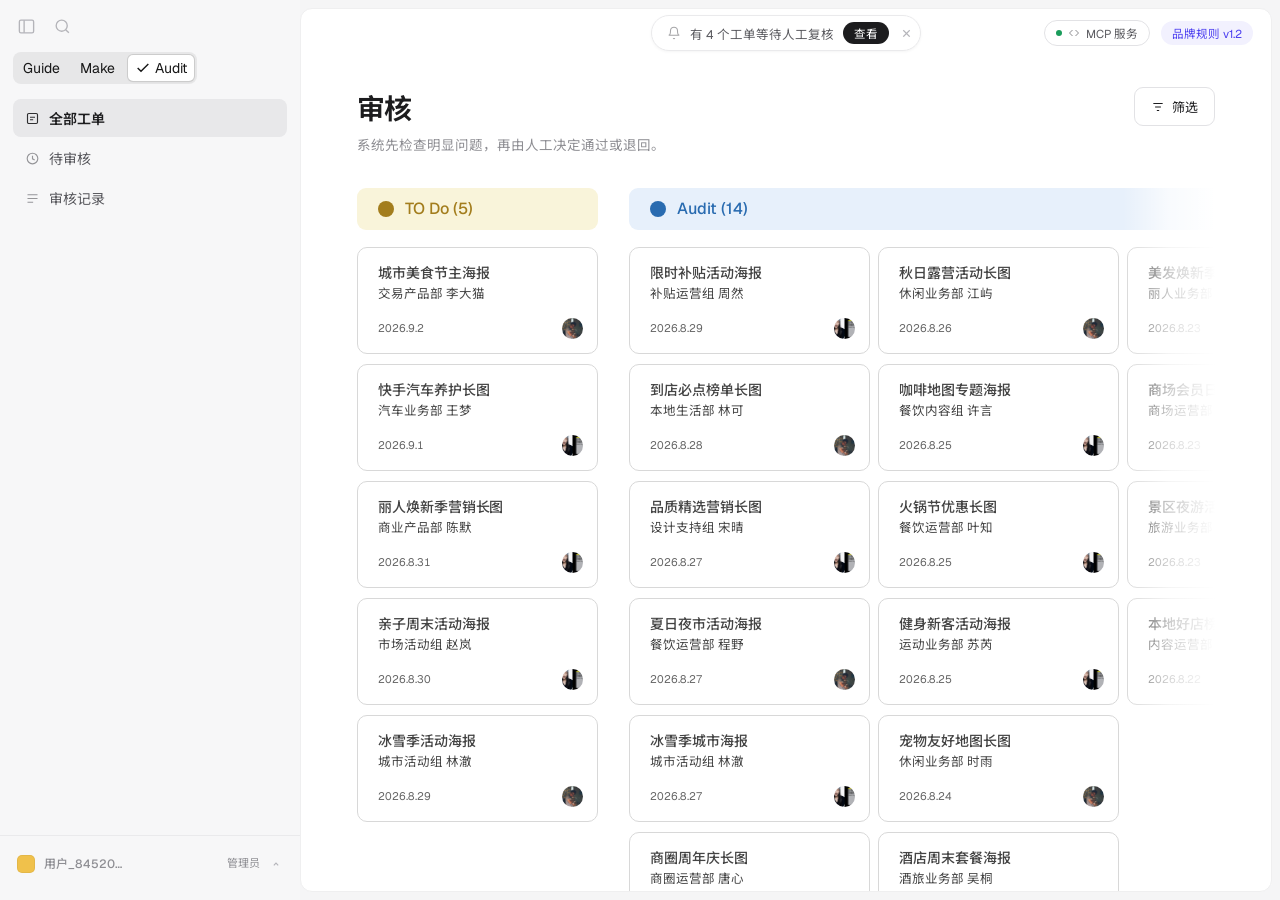
<file: review.html>
<!doctype html><html lang="zh-CN"><head><meta charset="UTF-8"/>
<meta name="viewport" content="width=device-width,initial-scale=1"/>
<title>BrandKit · 审核</title><link rel="icon" type="image/svg+xml" href="assets/favicon.svg"/><link rel="stylesheet" href="app.css?v=scrollless-body-1"/>
<style>
.pad{padding:30px 56px 76px}
.head{display:flex;justify-content:space-between;align-items:flex-start}

/* Group 63.svg：按原始 2189 × 1279 画布复原 1 / 3 / 1 / 2 的状态组。 */
.audit-stage-shell{position:relative;max-width:100%;margin-top:31px}
.audit-stage{max-width:100%;overflow-x:auto;padding-bottom:4px;-ms-overflow-style:none;scrollbar-width:none}
.audit-stage::-webkit-scrollbar{display:none;width:0;height:0}
.audit-stage-fade{position:absolute;z-index:4;top:0;right:0;bottom:18px;width:92px;pointer-events:none;background:linear-gradient(90deg,rgba(255,255,255,0),rgba(255,255,255,.72) 50%,#fff 100%);opacity:1;transition:opacity .2s ease}
.audit-stage-shell.is-at-end .audit-stage-fade{opacity:0}
.audit-board{position:relative;width:1810px;min-width:1810px}
.audit-columns{display:flex;align-items:flex-start;width:1810px}
.audit-column{flex:none}
.audit-column.todo{width:241px}
.audit-column.auditing{width:739px;margin-left:31px}
.audit-column.blocked{width:241px;margin-left:36px}
.audit-column.done{width:491px;margin-left:31px}
.audit-column-head{display:flex;align-items:center;gap:11px;width:100%;height:42px;padding:0 21px;border-radius:9px;font-size:16px;font-weight:500;line-height:1;white-space:nowrap}
.audit-column-head s{width:16px;height:16px;flex:none;border-radius:50%;background:currentColor}
.audit-column.todo .audit-column-head{background:#f9f4da;color:#a37d1d}
.audit-column.auditing .audit-column-head{background:#e7f0fb;color:#296bb0}
.audit-column.blocked .audit-column-head{background:#f8dbe0;color:#630709}
.audit-column.done .audit-column-head{background:#e8f8db;color:#1a6307}
.audit-list{display:grid;grid-template-rows:repeat(7,107px);grid-auto-flow:column;grid-auto-columns:241px;gap:10px 8px;width:100%;margin-top:17px}
.audit-column.done .audit-list{column-gap:9px}
.audit-card{display:flex;flex-direction:column;width:241px;height:107px;padding:15px 14px 14px 20px;border:1px solid #d8d8d8;border-radius:10px;background:#fff;color:#444;transition:border-color .18s ease,background .18s ease}
.audit-card:hover{border-color:#bcbcbc;background:#fdfdfd}
.audit-card:focus-within{outline:2px solid var(--s-ring);outline-offset:2px}
.audit-card h4{margin:0;font-size:14px;font-weight:500;line-height:20px;letter-spacing:-.005em;white-space:nowrap}
.audit-owner{margin:1px 0 0;color:#444;font-size:12.5px;line-height:19px;white-space:nowrap}
.audit-card-foot{display:flex;align-items:flex-end;justify-content:space-between;gap:12px;margin-top:auto}
.audit-card time{color:#666;font-size:11px;line-height:21px;font-variant-numeric:tabular-nums}
.audit-avatar{width:21px;height:21px;flex:none;border-radius:50%;object-fit:cover;background:#ececef}
@media (max-width:1180px){.pad{padding-left:34px;padding-right:34px}}
@media (max-width:860px){.pad{padding:24px 18px 56px}.notice{display:none}.audit-stage-shell{margin-top:27px}}
</style></head><body>
<div class="app">

<aside class="side">
  <div class="side-top">
    <svg viewBox="0 0 24 24" fill="none" stroke="currentColor" stroke-width="1.7"><rect x="3" y="4" width="18" height="16" rx="2"/><path d="M9 4v16"/></svg>
    <svg viewBox="0 0 24 24" fill="none" stroke="currentColor" stroke-width="1.7"><circle cx="11" cy="11" r="7"/><path d="M20 20l-4-4"/></svg>
  </div>

  <nav class="lv1">
    <a href="guide-basic.html">Guide</a>
    <a href="make-new.html">Make</a>
    <a class="on" href="review.html"><svg viewBox="0 0 24 24" fill="none" stroke="currentColor" stroke-width="2.1"><path d="M4 12l5 5L20 6"/></svg>Audit</a>
  </nav>

  <nav class="lv2">
    <a class="on" href="review.html"><svg viewBox="0 0 24 24" fill="none" stroke="currentColor" stroke-width="1.8"><rect x="4" y="4" width="16" height="16" rx="2"/><path d="M8 10h8M8 14h5"/></svg>全部工单</a>
    <a href="review.html"><svg viewBox="0 0 24 24" fill="none" stroke="currentColor" stroke-width="1.8"><circle cx="12" cy="12" r="8.5"/><path d="M12 7.5v5l3.5 2"/></svg>待审核</a>
    <a href="review.html"><svg viewBox="0 0 24 24" fill="none" stroke="currentColor" stroke-width="1.8"><path d="M4 6h16M4 12h16M4 18h9"/></svg>审核记录</a>
  </nav>

  <div class="side-empty"></div>
  <div class="side-foot"><span class="ava"></span>用户_84520…<span class="side-plan">免费</span></div>
</aside>

<div class="main">
  <div class="topbar">
    <!-- 工单提醒：找回初始版本样式，居于顶部条正中 -->
    <div class="notice">
      <svg viewBox="0 0 24 24" fill="none" stroke="currentColor" stroke-width="1.8"><path d="M18 8a6 6 0 10-12 0c0 7-3 8-3 8h18s-3-1-3-8"/><path d="M10.5 21a2 2 0 003 0"/></svg>
      有 4 个工单等待人工复核
      <span class="go">查看</span><span class="x">✕</span>
    </div>
    <div class="topbar-r">
      <a class="mcp" href="mcp.html"><s></s><svg viewBox="0 0 24 24" fill="none" stroke="currentColor" stroke-width="2"><path d="M9 18l-6-6 6-6M15 6l6 6-6 6"/></svg>MCP 服务</a>
      <span class="chip">品牌规则 v1.2</span>
    </div>
  </div>

  <div class="body pad">
    <div class="head">
      <div>
        <h2 class="sec-h">审核</h2>
        <p class="sec-p">系统先检查明显问题，再由人工决定通过或退回。</p>
      </div>
      <a class="btn ghost" href="review.html">
        <svg viewBox="0 0 24 24" fill="none" stroke="currentColor" stroke-width="1.9"><path d="M4 6h16M7 12h10M10 18h4"/></svg>筛选
      </a>
    </div>

    <div class="audit-stage-shell" data-audit-scroll-shell>
    <section class="audit-stage" data-audit-scroll aria-label="审核工单看板">
      <div class="audit-board">
        <div class="audit-columns">
          <section class="audit-column todo" aria-labelledby="audit-todo-title">
            <div class="audit-column-head"><s></s><span id="audit-todo-title">TO Do (5)</span></div>
            <div class="audit-list">
              <article class="audit-card">
                <div><h4 data-audit-title>城市美食节推广海报</h4><p class="audit-owner">交易产品部 李大猫</p></div>
                <div class="audit-card-foot"><time datetime="2026-09-02">2026.9.2</time><img class="audit-avatar" src="assets/audit-avatar.png" alt="李大猫"/></div>
              </article>

              <article class="audit-card">
                <div><h4>快手汽车养护长图</h4><p class="audit-owner">汽车业务部 王梦</p></div>
                <div class="audit-card-foot"><time datetime="2026-09-01">2026.9.1</time><img class="audit-avatar people-a" src="assets/brand-04.png" alt="王梦"/></div>
              </article>

              <article class="audit-card">
                <div><h4>丽人焕新季营销长图</h4><p class="audit-owner">商业产品部 陈默</p></div>
                <div class="audit-card-foot"><time datetime="2026-08-31">2026.8.31</time><img class="audit-avatar people-b" src="assets/brand-04.png" alt="陈默"/></div>
              </article>

              <article class="audit-card">
                <div><h4>亲子周末活动海报</h4><p class="audit-owner">市场活动组 赵岚</p></div>
                <div class="audit-card-foot"><time datetime="2026-08-30">2026.8.30</time><img class="audit-avatar people-c" src="assets/brand-04.png" alt="赵岚"/></div>
              </article>

              <article class="audit-card">
                <div><h4>冰雪季活动海报</h4><p class="audit-owner">城市活动组 林澈</p></div>
                <div class="audit-card-foot"><time datetime="2026-08-29">2026.8.29</time><img class="audit-avatar" src="assets/audit-avatar.png" alt="林澈"/></div>
              </article>
            </div>
          </section>

          <section class="audit-column auditing" aria-labelledby="audit-auditing-title">
            <div class="audit-column-head"><s></s><span id="audit-auditing-title">Audit (14)</span></div>
            <div class="audit-list">
              <article class="audit-card">
                <div><h4>限时补贴活动海报</h4><p class="audit-owner">补贴运营组 周然</p></div>
                <div class="audit-card-foot"><time datetime="2026-08-29">2026.8.29</time><img class="audit-avatar people-b" src="assets/brand-04.png" alt="周然"/></div>
              </article>

              <article class="audit-card">
                <div><h4>到店必点榜单长图</h4><p class="audit-owner">本地生活部 林可</p></div>
                <div class="audit-card-foot"><time datetime="2026-08-28">2026.8.28</time><img class="audit-avatar" src="assets/audit-avatar.png" alt="林可"/></div>
              </article>

              <article class="audit-card">
                <div><h4>品质精选营销长图</h4><p class="audit-owner">设计支持组 宋晴</p></div>
                <div class="audit-card-foot"><time datetime="2026-08-27">2026.8.27</time><img class="audit-avatar people-a" src="assets/brand-04.png" alt="宋晴"/></div>
              </article>

              <article class="audit-card">
                <div><h4>夏日夜市活动海报</h4><p class="audit-owner">餐饮运营部 程野</p></div>
                <div class="audit-card-foot"><time datetime="2026-08-27">2026.8.27</time><img class="audit-avatar" src="assets/audit-avatar.png" alt="程野"/></div>
              </article>

              <article class="audit-card">
                <div><h4>冰雪季城市海报</h4><p class="audit-owner">城市活动组 林澈</p></div>
                <div class="audit-card-foot"><time datetime="2026-08-27">2026.8.27</time><img class="audit-avatar people-b" src="assets/brand-04.png" alt="林澈"/></div>
              </article>

              <article class="audit-card">
                <div><h4>商圈周年庆长图</h4><p class="audit-owner">商圈运营部 唐心</p></div>
                <div class="audit-card-foot"><time datetime="2026-08-26">2026.8.26</time><img class="audit-avatar people-c" src="assets/brand-04.png" alt="唐心"/></div>
              </article>

              <article class="audit-card">
                <div><h4>亲子乐园开业海报</h4><p class="audit-owner">亲子业务部 赵岚</p></div>
                <div class="audit-card-foot"><time datetime="2026-08-26">2026.8.26</time><img class="audit-avatar people-a" src="assets/brand-04.png" alt="赵岚"/></div>
              </article>

              <article class="audit-card">
                <div><h4>秋日露营活动长图</h4><p class="audit-owner">休闲业务部 江屿</p></div>
                <div class="audit-card-foot"><time datetime="2026-08-26">2026.8.26</time><img class="audit-avatar" src="assets/audit-avatar.png" alt="江屿"/></div>
              </article>

              <article class="audit-card">
                <div><h4>咖啡地图专题海报</h4><p class="audit-owner">餐饮内容组 许言</p></div>
                <div class="audit-card-foot"><time datetime="2026-08-25">2026.8.25</time><img class="audit-avatar people-b" src="assets/brand-04.png" alt="许言"/></div>
              </article>

              <article class="audit-card">
                <div><h4>火锅节优惠长图</h4><p class="audit-owner">餐饮运营部 叶知</p></div>
                <div class="audit-card-foot"><time datetime="2026-08-25">2026.8.25</time><img class="audit-avatar people-c" src="assets/brand-04.png" alt="叶知"/></div>
              </article>

              <article class="audit-card">
                <div><h4>健身新客活动海报</h4><p class="audit-owner">运动业务部 苏芮</p></div>
                <div class="audit-card-foot"><time datetime="2026-08-25">2026.8.25</time><img class="audit-avatar people-a" src="assets/brand-04.png" alt="苏芮"/></div>
              </article>

              <article class="audit-card">
                <div><h4>宠物友好地图长图</h4><p class="audit-owner">休闲业务部 时雨</p></div>
                <div class="audit-card-foot"><time datetime="2026-08-24">2026.8.24</time><img class="audit-avatar" src="assets/audit-avatar.png" alt="时雨"/></div>
              </article>

              <article class="audit-card">
                <div><h4>酒店周末套餐海报</h4><p class="audit-owner">酒旅业务部 吴桐</p></div>
                <div class="audit-card-foot"><time datetime="2026-08-24">2026.8.24</time><img class="audit-avatar people-b" src="assets/brand-04.png" alt="吴桐"/></div>
              </article>

              <article class="audit-card">
                <div><h4>洗车养护节长图</h4><p class="audit-owner">汽车业务部 高川</p></div>
                <div class="audit-card-foot"><time datetime="2026-08-24">2026.8.24</time><img class="audit-avatar people-c" src="assets/brand-04.png" alt="高川"/></div>
              </article>

              <article class="audit-card">
                <div><h4>美发焕新季海报</h4><p class="audit-owner">丽人业务部 陈默</p></div>
                <div class="audit-card-foot"><time datetime="2026-08-23">2026.8.23</time><img class="audit-avatar people-a" src="assets/brand-04.png" alt="陈默"/></div>
              </article>

              <article class="audit-card">
                <div><h4>商场会员日长图</h4><p class="audit-owner">商场运营部 何嘉</p></div>
                <div class="audit-card-foot"><time datetime="2026-08-23">2026.8.23</time><img class="audit-avatar" src="assets/audit-avatar.png" alt="何嘉"/></div>
              </article>

              <article class="audit-card">
                <div><h4>景区夜游活动海报</h4><p class="audit-owner">旅游业务部 罗羽</p></div>
                <div class="audit-card-foot"><time datetime="2026-08-23">2026.8.23</time><img class="audit-avatar people-b" src="assets/brand-04.png" alt="罗羽"/></div>
              </article>

              <article class="audit-card">
                <div><h4>本地好店榜单长图</h4><p class="audit-owner">内容运营部 周然</p></div>
                <div class="audit-card-foot"><time datetime="2026-08-22">2026.8.22</time><img class="audit-avatar people-c" src="assets/brand-04.png" alt="周然"/></div>
              </article>
            </div>
          </section>

          <section class="audit-column blocked" aria-labelledby="audit-blocked-title">
            <div class="audit-column-head"><s></s><span id="audit-blocked-title">Block (1)</span></div>
            <div class="audit-list">
              <article class="audit-card">
                <div><h4>城市美食节推广海报</h4><p class="audit-owner">交易产品部 李大猫</p></div>
                <div class="audit-card-foot"><time datetime="2026-09-02">2026.9.2</time><img class="audit-avatar" src="assets/audit-avatar.png" alt="李大猫"/></div>
              </article>
            </div>
          </section>

          <section class="audit-column done" aria-labelledby="audit-done-title">
            <div class="audit-column-head"><s></s><span id="audit-done-title">Audit (11)</span></div>
            <div class="audit-list">
              <article class="audit-card">
                <div><h4>城市美食周营销长图</h4><p class="audit-owner">交易产品部 何嘉</p></div>
                <div class="audit-card-foot"><time datetime="2026-08-26">2026.8.26</time><img class="audit-avatar people-c" src="assets/brand-04.png" alt="何嘉"/></div>
              </article>

              <article class="audit-card">
                <div><h4>门店开业活动海报</h4><p class="audit-owner">门店营销部 张宁</p></div>
                <div class="audit-card-foot"><time datetime="2026-08-25">2026.8.25</time><img class="audit-avatar people-a" src="assets/brand-04.png" alt="张宁"/></div>
              </article>

              <article class="audit-card">
                <div><h4>周末火锅节活动海报</h4><p class="audit-owner">餐饮运营部 叶知</p></div>
                <div class="audit-card-foot"><time datetime="2026-08-24">2026.8.24</time><img class="audit-avatar" src="assets/audit-avatar.png" alt="叶知"/></div>
              </article>

              <article class="audit-card">
                <div><h4>暑期亲子营销长图</h4><p class="audit-owner">亲子业务部 罗羽</p></div>
                <div class="audit-card-foot"><time datetime="2026-08-23">2026.8.23</time><img class="audit-avatar people-b" src="assets/brand-04.png" alt="罗羽"/></div>
              </article>

              <article class="audit-card">
                <div><h4>汽车快修营销长图</h4><p class="audit-owner">汽车业务部 高川</p></div>
                <div class="audit-card-foot"><time datetime="2026-08-22">2026.8.22</time><img class="audit-avatar people-c" src="assets/brand-04.png" alt="高川"/></div>
              </article>

              <article class="audit-card">
                <div><h4>健身年卡营销长图</h4><p class="audit-owner">运动业务部 苏芮</p></div>
                <div class="audit-card-foot"><time datetime="2026-08-21">2026.8.21</time><img class="audit-avatar people-a" src="assets/brand-04.png" alt="苏芮"/></div>
              </article>

              <article class="audit-card rejected">
                <div><h4>酒旅拼团活动海报</h4><p class="audit-owner">酒旅业务部 吴桐</p></div>
                <div class="audit-card-foot"><time datetime="2026-08-20">2026.8.20</time><img class="audit-avatar" src="assets/audit-avatar.png" alt="吴桐"/></div>
              </article>

              <article class="audit-card">
                <div><h4>城市冰雪季主题海报</h4><p class="audit-owner">城市活动组 林澈</p></div>
                <div class="audit-card-foot"><time datetime="2026-08-19">2026.8.19</time><img class="audit-avatar people-b" src="assets/brand-04.png" alt="林澈"/></div>
              </article>

              <article class="audit-card">
                <div><h4>夜市美食地图长图</h4><p class="audit-owner">餐饮内容组 许言</p></div>
                <div class="audit-card-foot"><time datetime="2026-08-18">2026.8.18</time><img class="audit-avatar people-c" src="assets/brand-04.png" alt="许言"/></div>
              </article>

              <article class="audit-card">
                <div><h4>周末亲子乐园海报</h4><p class="audit-owner">亲子业务部 赵岚</p></div>
                <div class="audit-card-foot"><time datetime="2026-08-17">2026.8.17</time><img class="audit-avatar people-a" src="assets/brand-04.png" alt="赵岚"/></div>
              </article>
            </div>
          </section>
        </div>
      </div>
    </section>
    <div class="audit-stage-fade" aria-hidden="true"></div>
    </div>

  </div>
</div>
</div><script src="app.js?v=audit-scroll-1"></script></body></html>
</file>
<file: app.css>
/* BrandKit 产品界面
   视觉参考：work.trae.cn/design-library（左栏骨架、卡片行、标题区）
            brandpad.io/international（Guide 正文的条目式规范排布）
            brandpad.io/selleb（左说明 / 右示意的两栏结构）
            ui.shadcn.com/docs/components/base/alert（组件结构与状态）
   字体：shadcn/ui 的 Geist 用于英文，Figma 中文界面使用的 Noto Sans SC 用于中文。 */

@import url("https://fonts.googleapis.com/css2?family=Geist:wght@400;500;600;700&family=Geist+Mono:wght@400;500;600&family=Noto+Sans+SC:wght@400;500;600;700&display=swap");

:root{
  --bg:#fff; --side:#f7f7f8; --line:#eaeaec; --line2:#e2e2e5;
  --ink:#1c1c1e; --ink2:#5b5b60; --ink3:#8e8e93; --ink4:#b4b4b9;
  --pri:#4b3ef0; --ok:#1a9c5b; --warn:#d98515; --bad:#d0402f;
  --r:10px;

  /* 字体族：英文 Geist，中文 Noto Sans SC；两者都使用开放字体授权。 */
  --font:"Geist","Noto Sans SC",system-ui,-apple-system,"Segoe UI",sans-serif;
  --font-mono:"Geist Mono",ui-monospace,SFMono-Regular,Menlo,Consolas,monospace;

  /* 品牌三色（与 Guide / Color 一致） */
  --brand-orange:#FF4A07; --brand-yellow:#FBF724; --brand-blue:#0380FF;

  /* shadcn/ui light token。品牌色只进入品牌内容，不替代产品控件语义色。 */
  --s-background:#FFFFFF;      --s-foreground:#09090B;
  --s-card:#FFFFFF;            --s-card-foreground:#09090B;
  --s-popover:#FFFFFF;         --s-popover-foreground:#09090B;
  --s-primary:#18181B;         --s-primary-foreground:#FAFAFA;
  --s-secondary:#F4F4F5;       --s-secondary-foreground:#18181B;
  --s-muted:#F4F4F5;           --s-muted-foreground:#71717A;
  --s-accent:#F4F4F5;          --s-accent-foreground:#18181B;
  --s-destructive:#EF4444;     --s-destructive-foreground:#FAFAFA;
  --s-border:#E4E4E7;          --s-input:#E4E4E7;  --s-ring:#18181B;
  /* 语义补充色（shadcn 本体不带 success/warning，按同一灰阶逻辑扩展） */
  --s-success:#16A34A;  --s-warning:#CA8A04;

  --s-r-lg:10px; --s-r-md:8px; --s-r-sm:6px;
  /* Tailwind shadow-sm / shadow-md / shadow-lg 原值 */
  --s-shadow-s:0 1px 2px 0 rgba(0,0,0,.05);
  --s-shadow-m:0 4px 6px -1px rgba(0,0,0,.1),0 2px 4px -2px rgba(0,0,0,.1);
  --s-shadow-l:0 10px 15px -3px rgba(0,0,0,.1),0 4px 6px -4px rgba(0,0,0,.1);
}
*{box-sizing:border-box}
[hidden]{display:none!important}
html,body{margin:0;height:100%;overflow:hidden}
html.role-redirecting body{visibility:hidden}
body{
  background:var(--bg);color:var(--ink);
  font-family:var(--font);
  font-size:15px;-webkit-font-smoothing:antialiased;
}
a{color:inherit;text-decoration:none}
.mono{font-family:var(--font-mono)}
.skip-link{position:fixed;left:12px;top:12px;z-index:100;transform:translateY(-160%);
  padding:8px 12px;border-radius:8px;background:#18181b;color:#fff;font-size:13px}
.skip-link:focus{transform:translateY(0)}

/* ── 外框 ── */
.app{display:grid;grid-template-columns:300px minmax(0,1fr);height:100dvh;min-height:0;overflow:hidden;background:#f5f5f6}

/* ── 左栏 ── */
.side{height:100dvh;min-height:0;overflow:hidden;background:var(--side);display:flex;flex-direction:column;padding:12px 0}
.side-top{display:flex;gap:17px;padding:5px 17px 16px;color:var(--ink4)}
.side-top svg{width:19px;height:19px;display:block}

/* 一级导航：复刻 Trae Work / Code / Design 的分段切换。
   滑块与标签宽度 220ms；图标展开 180ms；缓动均取原站参数。 */
.lv1{
  --indicator-left:2px;--indicator-width:0px;
  position:relative;display:inline-flex;align-items:center;align-self:flex-start;gap:4px;
  width:max-content;max-width:calc(100% - 26px);margin:0 13px 15px;padding:2px;
  background:rgba(115,115,115,.12);border-radius:8px;
}
.lv1 a{
  position:relative;z-index:1;flex:0 0 auto;min-width:0;height:28px;padding:2px 8px;
  display:inline-flex;align-items:center;justify-content:center;border:0;border-radius:6px;
  background:transparent;color:#171717;box-shadow:none;
  font-size:14px;font-weight:400;line-height:20px;white-space:nowrap;
}
.lv1.is-ready a{transition:width .22s cubic-bezier(.2,.8,.2,1)}
/* 图标默认收拢：0 宽、85% 缩放；选中时扩展到 16px。 */
.lv1 a svg{
  width:0;height:16px;flex:none;margin-right:0;overflow:hidden;opacity:0;transform:scale(.85);
}
.lv1.is-ready a svg{
  transition:width .18s cubic-bezier(.2,.8,.2,1),
             margin-right .18s cubic-bezier(.2,.8,.2,1),
             opacity .14s ease,
             transform .18s cubic-bezier(.2,.8,.2,1);
}
.lv1 a:hover{color:#09090b}
.lv1 a.on svg{width:16px;margin-right:4px;opacity:1;transform:scale(1)}
/* JS 尚未加载时仍显示可识别的选中态。 */
.lv1:not(.has-indicator) a.on{
  background:#fff;border:1px solid rgba(115,115,115,.36);
  box-shadow:rgba(24,24,24,.08) 0 1px 2px -1px;
}
.lv1-indicator{
  position:absolute;z-index:0;top:2px;bottom:2px;left:var(--indicator-left);
  width:var(--indicator-width);border:1px solid rgba(115,115,115,.36);border-radius:6px;
  background:#fff;box-shadow:rgba(24,24,24,.08) 0 1px 2px -1px;
  opacity:1;pointer-events:none;transform:scale(1);
}
.lv1.is-ready .lv1-indicator{
  transition:left .22s cubic-bezier(.2,.8,.2,1),
             width .22s cubic-bezier(.2,.8,.2,1),
             opacity .14s ease,
             transform .18s cubic-bezier(.2,.8,.2,1);
}
.lv1.no-selection .lv1-indicator{opacity:0;transform:scale(.96)}
.lv1.is-measuring a,.lv1.is-measuring a svg,.lv1.is-measuring .lv1-indicator{transition:none!important}
.lv1.is-navigating{pointer-events:none}

/* 二级导航 */
.lv2{display:grid;gap:2px;padding:0 13px}
.lv2 a,.lv2 span.na{
  font-size:14px;padding:9px 12px;border-radius:8px;color:var(--ink2);
  display:flex;align-items:center;gap:9px;
}
.lv2 a:hover{background:#eeeef0}
.lv2 a.on{background:#e8e8ea;color:var(--ink);font-weight:600}
.lv2 svg{width:15px;height:15px;flex:none;opacity:.62}
.lv2 a.on svg{opacity:.9}
/* 未实现的子页：无跳转、无 hover、光标不变手型（V2 第 7 条） */
.lv2 span.na{color:var(--ink4);cursor:default}
.lv2 span.na svg{opacity:.38}

.side-sec{
  display:flex;align-items:center;justify-content:space-between;
  padding:26px 21px 9px;font-size:12.5px;color:var(--ink3)
}
.side-sec svg{width:14px;height:14px;opacity:.5}
.side-empty{flex:1;display:flex;flex-direction:column;align-items:center;justify-content:center;gap:9px;color:var(--ink4);font-size:12px}
.side-empty svg{width:20px;height:20px;opacity:.55}
/* Guide 版本号：左栏底部，紧贴用户行上方（V2 第 2 条） */
.side-ver{
  display:flex;align-items:center;gap:7px;padding:10px 17px;margin-top:auto;
  font-size:12px;color:var(--ink3)
}
.side-ver svg{width:13px;height:13px;opacity:.55;flex:none}
.side-ver em{font-style:normal;color:var(--ink4);margin-left:auto}
.side-foot{display:flex;align-items:center;gap:9px;padding:12px 17px 4px;margin-top:auto;font-size:12px;color:var(--ink3);border-top:1px solid var(--line)}
.side-foot .ava{width:18px;height:18px;border-radius:5px;background:#f0c14b;flex:none}
.side-plan{margin-left:auto}

/* 用户身份切换：沿用左栏的轻量灰阶与紧凑弹出层。 */
.side-foot.role-switcher{position:relative;display:block;padding:8px 12px 4px}
.role-switcher-trigger{
  width:100%;height:40px;display:grid;grid-template-columns:18px minmax(0,1fr) auto 14px;
  align-items:center;gap:9px;padding:4px 5px;border:0;border-radius:8px;background:transparent;
  color:var(--ink3);font:500 12px/1.2 var(--font);text-align:left;cursor:pointer;
  transition:background-color .16s ease,color .16s ease,transform .12s ease
}
.role-switcher-trigger:hover,.role-switcher-trigger[aria-expanded="true"]{background:#ececef;color:var(--ink)}
.role-switcher-trigger:active{transform:translateY(1px)}
.role-switcher-trigger:focus-visible{outline:2px solid rgba(75,62,240,.38);outline-offset:1px}
.role-switcher-trigger>svg{width:14px;height:14px;color:var(--ink4);transition:transform .18s cubic-bezier(.2,.8,.2,1)}
.role-switcher-trigger[aria-expanded="true"]>svg{transform:rotate(180deg)}
.role-avatar,.role-option-avatar{display:block;flex:none;border-radius:5px}
.role-avatar{width:18px;height:18px;box-shadow:inset 0 0 0 1px rgba(24,24,27,.06)}
.role-avatar-admin{background:#f0c14b}
.role-avatar-partner{background:#c9c5ff}
.role-avatar-everyone{background:#d8d8dd}
.role-user-name{min-width:0;overflow:hidden;text-overflow:ellipsis;white-space:nowrap}
.role-current-label{color:var(--ink3);font-size:11px;font-weight:400;white-space:nowrap}
.role-menu{
  position:absolute;z-index:35;left:12px;right:12px;bottom:calc(100% + 8px);padding:8px;
  border:1px solid rgba(24,24,27,.1);border-radius:12px;background:#fff;
  box-shadow:0 18px 45px rgba(24,24,27,.14),0 2px 8px rgba(24,24,27,.06);
  opacity:0;transform:translateY(6px) scale(.985);transform-origin:center bottom;
  pointer-events:none;transition:opacity .16s ease,transform .16s cubic-bezier(.2,.8,.2,1)
}
.role-menu.is-open{opacity:1;transform:translateY(0) scale(1);pointer-events:auto}
.role-menu-title{padding:5px 8px 7px;color:var(--ink3);font-size:11px;font-weight:500}
.role-menu-options{display:grid;gap:2px}
.role-option{
  width:100%;display:grid;grid-template-columns:28px minmax(0,1fr) 16px;align-items:center;gap:9px;
  min-height:54px;padding:7px 8px;border:0;border-radius:9px;background:transparent;color:var(--ink);
  font:400 12px/1.35 var(--font);text-align:left;cursor:pointer;transition:background-color .15s ease,transform .12s ease
}
.role-option:hover,.role-option:focus-visible{background:#f2f2f4;outline:0}
.role-option:focus-visible{box-shadow:inset 0 0 0 1.5px rgba(75,62,240,.34)}
.role-option:active{transform:scale(.992)}
.role-option.is-current{background:#f4f4f5}
.role-option-avatar{width:28px;height:28px;border-radius:8px;box-shadow:inset 0 0 0 1px rgba(24,24,27,.055)}
.role-option-copy{display:block;min-width:0}
.role-option-copy b{display:block;font-size:12.5px;font-weight:600}
.role-option-copy span{display:block;margin-top:2px;color:var(--ink3);font-size:10.5px;white-space:nowrap}
.role-option-check{width:16px;height:16px;color:var(--pri);opacity:0}
.role-option.is-current .role-option-check{opacity:1}

/* ── 顶部条 ── */
.topbar{height:48px;display:flex;align-items:center;justify-content:center;position:relative;padding:0 18px}
.main{position:relative}

/* 工单提醒：找回初始版本的样式 —— 顶部条居中的白色胶囊，
   左侧铃铛、中间文案、右侧深色「查看」与关闭 ✕ */
.notice{
  display:flex;align-items:center;gap:9px;background:#fff;border:1px solid var(--line);
  border-radius:999px;padding:6px 8px 6px 15px;font-size:12.5px;color:var(--ink2);
  box-shadow:0 1px 3px rgba(0,0,0,.045)
}
.notice svg{width:14px;height:14px;opacity:.55}
.notice .go{background:var(--ink);color:#fff;border-radius:999px;padding:3px 11px;font-size:11.5px}
.notice .x{color:var(--ink4);margin-left:3px}
.topbar-r{position:absolute;right:18px;display:flex;align-items:center;gap:11px;font-size:12px;color:var(--ink2)}
.chip{display:flex;align-items:center;gap:5px;background:#f2f1fe;color:#4b3ef0;border-radius:999px;padding:4px 11px;font-size:11.5px}
/* MCP 全局入口：常驻顶部右侧 */
.mcp{display:flex;align-items:center;gap:6px;background:#fff;border:1px solid var(--line2);
  border-radius:999px;padding:4px 11px;font-size:11.5px;color:var(--ink2)}
.mcp svg{width:12px;height:12px;opacity:.7}
.mcp s{text-decoration:none;width:6px;height:6px;border-radius:50%;background:#1a9c5b;flex:none}

.main{display:flex;flex-direction:column;min-width:0;min-height:0;height:calc(100dvh - 16px);margin:8px 8px 8px 0;
  background:#fff;border:1px solid #efeff0;
  border-radius:12px;overflow:hidden}
.body{flex:1;min-width:0;min-height:0;overflow:auto;overscroll-behavior:contain;-ms-overflow-style:none;scrollbar-width:none}
.body::-webkit-scrollbar{display:none;width:0;height:0}

/* ── 通用 ── */
.pill{font-size:11.5px;padding:3px 10px;border-radius:999px;background:#f2f2f4;color:var(--ink2);white-space:nowrap}
.btn{display:inline-flex;align-items:center;gap:7px;padding:9px 16px;border-radius:9px;background:var(--ink);color:#fff;font-size:13px}
.btn.ghost{background:#fff;border:1px solid var(--line2);color:var(--ink)}
.btn svg{width:14px;height:14px}
h1.hero{font-size:41px;font-weight:600;letter-spacing:-.025em;margin:0}
.sec-h{font-size:28px;font-weight:650;letter-spacing:-.02em;margin:0}
.sec-p{margin:8px 0 0;font-size:13.5px;color:var(--ink3);line-height:1.6}

/* Guide / Constraint Skill：参考 Trae README 预览层。 */
body.skill-dialog-open{overflow:hidden}
.skill-dialog-backdrop{
  position:fixed;inset:0;z-index:60;display:grid;place-items:center;padding:24px;
  background:rgba(24,24,27,.2);backdrop-filter:blur(2px);
  opacity:0;transition:opacity .18s ease
}
.skill-dialog-backdrop.is-open{opacity:1}
.skill-dialog{
  width:min(800px,calc(100vw - 48px));height:min(760px,calc(100dvh - 48px));
  display:flex;flex-direction:column;overflow:hidden;background:#fff;border:1px solid rgba(255,255,255,.72);
  border-radius:18px;box-shadow:0 24px 80px rgba(24,24,27,.16);
  transform:translateY(10px) scale(.992);transition:transform .2s cubic-bezier(.2,.8,.2,1)
}
.skill-dialog:focus{outline:none}
.skill-dialog-backdrop.is-open .skill-dialog{transform:translateY(0) scale(1)}
.skill-dialog-head{display:flex;align-items:center;gap:13px;min-height:90px;padding:19px 18px 15px 28px}
.skill-file-icon{
  position:relative;width:36px;height:40px;display:grid;place-items:center;flex:none;
  border-radius:7px;background:#e5e5e7;color:#68686d
}
.skill-file-icon::after{
  content:"";position:absolute;right:0;top:0;width:11px;height:11px;
  border-radius:0 6px 0 3px;background:#fff;clip-path:polygon(0 0,100% 100%,0 100%)
}
.skill-file-icon svg{width:20px;height:20px}
.skill-dialog-title{min-width:0}
.skill-dialog-title h2{margin:0;font-size:16px;font-weight:650;line-height:22px;letter-spacing:-.01em;color:#18181b}
.skill-dialog-title p{margin:3px 0 0;color:#71717a;font-size:12px;line-height:18px}
.skill-dialog-close{
  width:34px;height:34px;margin-left:auto;display:grid;place-items:center;flex:none;
  border:0;border-radius:8px;background:transparent;color:#52525b;cursor:pointer;
  transition:background .15s ease,transform .15s ease
}
.skill-dialog-close:hover{background:#f4f4f5}
.skill-dialog-close:active{transform:scale(.96)}
.skill-dialog-close:focus-visible{outline:2px solid var(--s-ring);outline-offset:2px}
.skill-dialog-close svg{width:17px;height:17px}
.skill-dialog-body{
  flex:1;min-height:0;margin:0 16px 16px;padding:22px 24px 40px;
  overflow:auto;overscroll-behavior:contain;border:1px solid #e4e4e7;border-radius:16px;background:#fff;
  scrollbar-color:#d4d4d8 transparent;scrollbar-width:thin
}
.skill-dialog-state{display:flex;align-items:center;gap:10px;min-height:180px;justify-content:center;color:#71717a;font-size:13px}
.skill-dialog-spinner{width:15px;height:15px;border:2px solid #e4e4e7;border-top-color:#52525b;border-radius:50%;animation:skill-spin .7s linear infinite}
.skill-markdown{max-width:720px;color:#18181b;font-size:13.5px;line-height:1.72}
.skill-markdown h1{margin:0 0 18px;font-size:23px;line-height:31px;font-weight:650;letter-spacing:-.02em}
.skill-markdown h2{margin:25px 0 12px;padding-top:18px;border-top:1px solid #ececee;font-size:17px;line-height:24px;font-weight:650}
.skill-markdown h3{margin:20px 0 8px;font-size:14px;line-height:21px;font-weight:650}
.skill-markdown p{margin:0 0 13px;color:#27272a;text-wrap:pretty}
.skill-markdown ul,.skill-markdown ol{margin:0 0 14px;padding-left:21px}
.skill-markdown li{margin:5px 0;padding-left:2px}
.skill-markdown blockquote{margin:12px 0 16px;padding:8px 12px;border-left:3px solid #4b3ef0;background:#fafafa;color:#52525b}
.skill-markdown blockquote p{margin:0;color:inherit}
.skill-markdown code{padding:2px 5px;border-radius:5px;background:#f1f1f3;font:12px/1.5 var(--font-mono)}
.skill-markdown pre{margin:12px 0 16px;padding:14px 16px;overflow:auto;border-radius:10px;background:#18181b;color:#fafafa;font:12px/1.65 var(--font-mono)}
.skill-markdown pre code{padding:0;background:transparent;color:inherit}
@keyframes skill-spin{to{transform:rotate(360deg)}}

/* ══ shadcn/ui 组件层 ══════════════════════════════════════════
   参考站改为 https://ui.shadcn.com/docs，按其默认 light（zinc）主题实现：
   · Card    白底 + 1px border、无装饰阴影，radius-lg 10px
             CardHeader / CardContent / CardFooter 三段
   · Button  h36 / sm h32，radius-md 6px，font-medium 14px
             variants: default(近黑) / secondary / outline / ghost / destructive
   · Badge   radius-md 的小圆角矩形（不是胶囊），h20，text-xs font-semibold
             variants: default / secondary / outline / destructive
   · Toast   右上浮层白卡，border + shadow-lg，右侧 action 为近黑小按钮 + 关闭 X
   · Tabs    TabsList 底色 muted、p-1、radius-lg；TabsTrigger 激活为白底 shadow-sm
   · Input / Select  白底 + border + radius-md，h36
   只替换指定部分，其余保持原样。 */

/* ── Card ── */
.ui-card{
  display:flex;flex-direction:column;position:relative;
  background:var(--s-card);color:var(--s-card-foreground);
  border:1px solid var(--s-border);border-radius:var(--s-r-lg);
  box-shadow:none;overflow:hidden
}
.ui-card .hhead{display:flex;flex-direction:column;gap:5px;padding:14px 14px 0}
.ui-card .hbody{flex:1;padding:14px}
.ui-card .hfoot{display:flex;align-items:center;gap:8px;padding:0 14px 14px}

/* ── Button ── */
.ui-btn{
  display:inline-flex;align-items:center;justify-content:center;gap:6px;
  height:36px;padding:0 14px;border:1px solid transparent;
  border-radius:var(--s-r-md);
  font-family:var(--font);font-size:13px;font-weight:500;line-height:1;
  background:var(--s-primary);color:var(--s-primary-foreground);
  cursor:pointer;white-space:nowrap;transition:background .15s ease,color .15s ease,
    transform .15s ease;border-color .15s ease
}
.ui-btn svg{width:14px;height:14px}
.ui-btn.sm{height:32px;padding:0 12px;font-size:12px}
.ui-btn.xs{height:26px;padding:0 9px;font-size:11.5px}
/* variants */
.ui-btn.secondary  {background:var(--s-secondary);color:var(--s-secondary-foreground)}
.ui-btn.outline    {background:var(--s-background);border-color:var(--s-border);color:var(--s-foreground)}
.ui-btn.ghost      {background:transparent;color:var(--s-foreground)}
.ui-btn.destructive{background:var(--s-destructive);color:var(--s-destructive-foreground)}
.ui-btn.ok        {background:var(--s-success);color:#fff}
.ui-btn.secondary:hover{background:#E9E9EC}
.ui-btn.ghost:hover,.ui-btn.outline:hover{background:var(--s-accent)}
.ui-btn:hover{background:#27272a}
.ui-btn:active{transform:translateY(1px)}
.ui-btn:focus-visible,.btn:focus-visible,.lv1 a:focus-visible,.lv2 a:focus-visible,
.mcp:focus-visible,.ui-input:focus-within,.ui-select:focus-visible{
  outline:2px solid var(--s-ring);outline-offset:2px
}
/* size icon */
.ui-btn.icon{width:36px;height:36px;padding:0}
.ui-btn.icon.sm{width:32px;height:32px}
.ui-btn.icon.xs{width:24px;height:24px}

/* ── Badge ── */
.ui-badge{
  display:inline-flex;align-items:center;gap:5px;
  height:20px;padding:0 8px;border:1px solid transparent;
  border-radius:var(--s-r-md);
  font-size:11px;font-weight:600;line-height:1;white-space:nowrap;
  background:var(--s-primary);color:var(--s-primary-foreground)
}
.ui-badge.secondary{background:var(--s-secondary);color:var(--s-secondary-foreground)}
/* 工单状态标签直接用品牌三色（与 Guide / Color 一致）：
   待审核 = 品牌黄 #FBF724（亮黄，压深色字保证对比度）
   通过   = 品牌蓝 #0380FF
   修改   = 品牌橙 #FF4A07 */
.ui-badge.st-wait{background:var(--brand-yellow);color:#1c1c1e;border-color:rgba(0,0,0,.08)}
.ui-badge.st-pass{background:var(--brand-blue);  color:#fff}
.ui-badge.st-fix {background:var(--brand-orange);color:#fff}
/* variant outline：透明底 + border，色只落在文字与前置圆点上 */
.ui-badge.outline{background:transparent;border-color:var(--s-border);color:var(--s-foreground)}
.ui-badge.outline s{text-decoration:none;width:6px;height:6px;border-radius:50%;flex:none;
  background:var(--s-muted-foreground)}
.ui-badge.outline.st-wait s{background:var(--brand-yellow)}
.ui-badge.outline.st-pass s{background:var(--brand-blue)}
.ui-badge.outline.st-fix  s{background:var(--brand-orange)}
.ui-badge.outline.st-wait,.ui-badge.outline.st-pass,
.ui-badge.outline.st-fix{background:transparent;color:var(--s-foreground)}

/* ── Tabs ── */
.ui-tabs{
  display:inline-flex;align-items:center;gap:2px;
  background:var(--s-muted);border-radius:var(--s-r-lg);padding:4px
}
.ui-tabs .t{
  display:inline-flex;align-items:center;gap:5px;height:28px;padding:0 11px;
  border-radius:var(--s-r-md);font-size:12px;font-weight:500;color:var(--s-muted-foreground)
}
.ui-tabs .t.on{background:var(--s-background);color:var(--s-foreground);box-shadow:var(--s-shadow-s)}
.ui-tabs .t i{font-style:normal;opacity:.65;font-weight:400}

/* ── Input / Select ── */
.ui-select,.ui-input{
  display:inline-flex;align-items:center;gap:7px;height:36px;padding:0 11px;
  background:var(--s-background);border:1px solid var(--s-input);
  border-radius:var(--s-r-md);
  font-size:12.5px;color:var(--s-foreground);white-space:nowrap
}
.ui-select svg{width:13px;height:13px;opacity:.5;flex:none;margin-left:2px}
.ui-select .ph,.ui-input .ph{color:var(--s-muted-foreground)}
.ui-input{min-width:200px}

/* shadcn/ui Base Alert: icon / title / description / optional action。 */
.ui-alert{
  position:relative;display:grid;width:100%;grid-template-columns:auto minmax(0,1fr);
  column-gap:8px;row-gap:2px;padding:8px 10px;border:1px solid var(--s-border);
  border-radius:var(--s-r-lg);background:var(--s-card);color:var(--s-card-foreground);
  font-size:14px;text-align:left
}
.ui-alert>svg{grid-row:1 / span 2;width:16px;height:16px;margin-top:2px;color:currentColor}
.ui-alert .alert-title{font-weight:500;line-height:20px}
.ui-alert .alert-description{color:var(--s-muted-foreground);line-height:20px;text-wrap:pretty}
.ui-alert .alert-action{position:absolute;right:10px;top:10px}
.ui-alert.has-action{padding-right:88px}
.ui-alert.destructive{color:var(--s-destructive)}
.ui-alert.soft{background:#fafafa}

/* shadcn Field / Input / Select / Textarea primitives。 */
.ui-field{display:grid;gap:7px}
.ui-label{font-size:12.5px;font-weight:500;color:var(--s-foreground);line-height:1.35}
.ui-help{font-size:11.5px;color:var(--s-muted-foreground);line-height:1.5}
.ui-control{
  width:100%;height:38px;border:1px solid var(--s-input);border-radius:var(--s-r-md);
  background:var(--s-background);color:var(--s-foreground);padding:0 11px;
  font:400 13px/1 var(--font);box-shadow:var(--s-shadow-s)
}
.ui-control::placeholder{color:#a1a1aa}
.ui-control:focus{outline:2px solid var(--s-ring);outline-offset:1px}
textarea.ui-control{height:auto;min-height:84px;padding:10px 11px;line-height:1.55;resize:vertical}
select.ui-control{appearance:auto}

.page-pad{padding:30px 64px 76px}
.page-head{display:flex;align-items:flex-start;justify-content:space-between;gap:24px}
.page-head-copy{min-width:0}
.page-title{margin:0;font-size:24px;line-height:32px;font-weight:600;letter-spacing:-.02em;color:#171717}
.page-title.with-meta{margin-top:5px}
.page-description{margin:6px 0 0;max-width:680px;color:#71717a;font-size:13px;line-height:20px}
.section-title{margin:0 0 14px;font-size:14px;line-height:20px;font-weight:500;color:#27272a}
.content-grid{display:grid;grid-template-columns:minmax(0,1fr) 320px;gap:18px;margin-top:24px;align-items:start}
.content-grid-single{grid-template-columns:minmax(0,1fr)}
.panel{border:1px solid var(--s-border);border-radius:var(--s-r-lg);background:var(--s-card)}
.panel-head{padding:15px 16px 0}
.panel-title{font-size:14px;font-weight:600;margin:0}
.panel-description{font-size:12px;line-height:18px;color:var(--s-muted-foreground);margin:4px 0 0}
.panel-body{padding:16px}
.stack{display:grid;gap:14px}
.inline-actions{display:flex;align-items:center;gap:8px;flex-wrap:wrap}
.meta-row{display:flex;align-items:center;gap:8px;flex-wrap:wrap;color:var(--s-muted-foreground);font-size:11.5px}
.muted{color:var(--s-muted-foreground)}
.section-alert{margin-top:20px}
.fieldset-reset{border:0;padding:0;margin:0}
.fieldset-reset>.ui-label{margin-bottom:7px}
.form-split{display:grid;grid-template-columns:repeat(2,minmax(0,1fr));gap:12px}
.tabs-spaced{margin:30px 0 20px}

.side-task{margin:2px 13px 0;padding:10px 12px;border-radius:8px;color:var(--ink2);font-size:12px;line-height:1.45}
.side-task:hover,.side-task.on{background:#e8e8ea;color:var(--ink)}
.side-task b{display:block;font-weight:500;white-space:nowrap;overflow:hidden;text-overflow:ellipsis}
.side-task span{display:block;margin-top:2px;color:var(--ink3);font-size:10.5px}

.task-type-grid{display:grid;grid-template-columns:repeat(2,minmax(0,1fr));gap:10px}
.task-type{
  display:grid;grid-template-columns:40px minmax(0,1fr);gap:12px;align-items:center;
  padding:12px;border:1px solid var(--s-border);border-radius:var(--s-r-lg);background:#fff;
  color:var(--s-foreground);cursor:pointer;transition:border-color .15s ease,background .15s ease
}
.task-type input{position:absolute;width:1px;height:1px;margin:-1px;padding:0;overflow:hidden;clip:rect(0 0 0 0);white-space:nowrap;border:0}
.task-type:has(input:focus-visible){outline:2px solid var(--s-ring);outline-offset:2px}
.task-type:hover,.task-type.on,.task-type:has(input:checked){border-color:#a1a1aa;background:#fafafa}
.task-type .type-icon{width:40px;height:40px;display:grid;place-items:center;border-radius:8px;background:var(--s-muted)}
.task-type .type-icon svg{width:18px;height:18px}
.task-type b{display:block;font-size:13px;font-weight:600}
.task-type span{display:block;margin-top:2px;font-size:11.5px;color:var(--s-muted-foreground);line-height:1.45}

.rule-list{display:grid;gap:0;margin:0;padding:0;list-style:none}
.rule-list li{display:grid;grid-template-columns:28px minmax(0,1fr) auto;gap:10px;align-items:center;padding:10px 0;border-bottom:1px solid var(--s-border)}
.rule-list li:last-child{border-bottom:0;padding-bottom:0}
.rule-list li:first-child{padding-top:0}
.rule-icon{width:28px;height:28px;display:grid;place-items:center;border-radius:7px;background:var(--s-muted);color:var(--s-foreground)}
.rule-icon svg{width:14px;height:14px}
.rule-list b{display:block;font-size:12.5px;font-weight:500}
.rule-list span{display:block;margin-top:2px;font-size:11px;color:var(--s-muted-foreground)}
.rule-list a{font-size:11.5px;color:var(--s-muted-foreground)}
.rule-list a:hover{color:var(--s-foreground)}

.result-layout{display:grid;grid-template-columns:minmax(0,1.45fr) minmax(300px,.55fr);gap:18px;margin-top:24px;align-items:start}
.result-preview{position:relative;min-height:560px;display:grid;place-items:center;padding:22px;background:#f4f4f5;border:1px solid var(--s-border);border-radius:var(--s-r-lg);overflow:hidden}
.result-preview img{display:block;max-width:100%;max-height:720px;object-fit:contain;border-radius:8px;box-shadow:0 14px 36px rgba(24,24,27,.12)}
.check-list{display:grid;gap:8px;margin:0;padding:0;list-style:none}
.check-list li{display:flex;align-items:flex-start;gap:8px;font-size:12px;line-height:18px;color:var(--s-foreground)}
.check-list svg{width:15px;height:15px;flex:none;margin-top:1px;color:#16a34a}

.code-block{position:relative;margin:0;padding:16px;border-radius:var(--s-r-lg);background:#18181b;color:#fafafa;overflow:auto;font:12px/1.65 var(--font-mono);white-space:pre}
.code-block .code-action{position:absolute;right:8px;top:8px}
.tool-list{display:grid;grid-template-columns:repeat(2,minmax(0,1fr));gap:10px}
.tool-item{padding:13px;border:1px solid var(--s-border);border-radius:var(--s-r-lg);background:#fff}
.tool-item code{font:500 11.5px/1.4 var(--font-mono);color:#18181b}
.tool-item p{margin:5px 0 0;font-size:11.5px;line-height:18px;color:var(--s-muted-foreground)}
.route-box{display:grid;grid-template-columns:1fr 1fr;gap:10px}
.route-box>div{padding:13px;border-radius:var(--s-r-lg);background:var(--s-muted)}
.route-box b{display:block;font-size:12px;font-weight:600;margin-bottom:7px}
.route-box span{display:block;font-size:11.5px;line-height:1.7;color:var(--s-muted-foreground)}

.template-card-link{display:block;border-radius:var(--s-r-lg)}
.template-card-link:focus-visible{outline:2px solid var(--s-ring);outline-offset:3px}
.template-card-link .th{transition:transform .2s ease,border-color .2s ease}
.template-card-link:hover .th{transform:translateY(-2px);border-color:#a1a1aa}

@media (max-width:1180px){
  .app{grid-template-columns:244px minmax(0,1fr)}
  .page-pad{padding-left:34px;padding-right:34px}
  .content-grid{grid-template-columns:minmax(0,1fr) 280px}
}
@media (max-width:860px){
  html,body{height:auto;overflow:auto}
  .app{display:block;height:auto;min-height:100dvh;overflow:visible;padding:8px}
  .side{position:sticky;top:0;z-index:20;height:auto;min-height:0;overflow:visible;border:1px solid var(--line);
    border-radius:12px;padding:8px;background:rgba(247,247,248,.96);backdrop-filter:blur(14px)}
  .side-top,.side-sec,.side-empty,.side-ver,.side-foot,.side-foot.role-switcher{display:none}
  .lv1{margin:0}
  .lv2{display:flex;gap:4px;padding:8px 0 0;overflow-x:auto}
  .lv2 a,.lv2 span.na{flex:none;padding:7px 10px}
  .main{height:auto;margin:8px 0 0;min-height:calc(100dvh - 84px)}
  .body{overflow:visible}
  .topbar{height:44px}
  .topbar-r{right:12px}
  .chip{display:none}
  .page-pad{padding:24px 18px 56px}
  .content-grid{grid-template-columns:1fr}
  .result-layout{grid-template-columns:1fr}
  .result-preview{min-height:420px}
  .page-head{display:grid}
}
@media (max-width:620px){
  .task-type-grid,.tool-list,.route-box,.form-split{grid-template-columns:1fr}
  .result-preview{min-height:320px;padding:14px}
  .skill-dialog-backdrop{padding:10px}
  .skill-dialog{width:calc(100vw - 20px);height:calc(100dvh - 20px);border-radius:14px}
  .skill-dialog-head{min-height:78px;padding:14px 12px 12px 18px}
  .skill-file-icon{width:32px;height:36px}
  .skill-dialog-body{margin:0 10px 10px;padding:18px 16px 32px;border-radius:12px}
}
@media (prefers-reduced-motion:reduce){
  *,*::before,*::after{scroll-behavior:auto!important;transition-duration:.01ms!important;animation-duration:.01ms!important}
}
</file>
<file: guide.css>
/* Guide 各页共享：左窄目录 + 右宽内容
   参考 brandpad.io/international 右侧正文，brandpad.io/selleb 的左说明右示意
   v5：全局字号统一下调 1 号；章节顶部浅色小字（.no / .lab）已按 V2 第 3 条去除 */
.gsplit{display:grid;grid-template-columns:1fr;min-height:calc(100dvh - 48px)}
.gwrap{padding:28px 64px 80px;max-width:1240px}
.ghead{border-bottom:1px solid var(--line);padding-bottom:26px;margin-bottom:38px}
.ghead h2{font-size:36px;line-height:1.1;font-weight:600;letter-spacing:-.035em;margin:0}
.ghead p{margin:13px 0 0;font-size:14.5px;color:var(--ink2);line-height:1.68;max-width:660px}
.ghead .acts{margin-top:20px;display:flex;gap:10px}

/* 条目：左说明 / 右示意 */
/* 条目：左说明 / 右示意
   列宽用 minmax + 百分比，避免主内容区变窄时右列被挤成 0 宽 */
.ent{display:grid;grid-template-columns:minmax(0,300px) minmax(0,1fr);gap:44px;padding:34px 0;border-bottom:1px solid var(--line)}
@media (max-width:1100px){.ent{grid-template-columns:minmax(0,1fr);gap:24px}}
.ent:last-child{border-bottom:0}
.ent h3{font-size:19px;font-weight:600;letter-spacing:-.015em;margin:0}
.ent .txt{margin:11px 0 0;font-size:13px;color:var(--ink2);line-height:1.7}
.ent .li{margin:13px 0 0;font-size:12.5px;color:var(--ink3);line-height:1.9}
.ent .dl{display:inline-flex;align-items:center;gap:7px;margin-top:15px;font-size:12.5px;color:var(--ink)}
.ent .dl svg{width:14px;height:14px}

/* 示意图：直接引用设计师提供的 SVG / PNG 素材，容器不加边框以免与图内的
   标注线冲突；图片按原始比例自适应宽度 */
.fig{display:block;width:100%;height:auto}
.figbox{background:#fff;border-radius:10px;padding:0;display:flex;align-items:center;justify-content:center}
.figbox.pad{background:#fafafa;border:1px solid var(--line);padding:26px}
.figbox.basic-canvas{min-height:360px;padding:28px;background:#fafafa;border:1px solid var(--line)}
.figbox.basic-canvas .fig{width:auto;max-width:100%;max-height:310px;object-fit:contain}
.fig-basic-logo,.fig-basic-clearspace,.fig-basic-minsize{width:min(514px,100%)!important}
.fig-basic-color{max-height:330px!important}
.fig-basic-misuse{max-width:620px}
/* 品牌延展图：整幅铺满，深底图不加内边距 */
.figfull{display:block;width:100%;height:auto;border-radius:12px}

/* 示意画布 */
.stage{border:1px solid var(--line);border-radius:12px;background:#fafafa;min-height:210px;
  display:grid;place-items:center;padding:26px;position:relative}
.stage.dk{background:#141416;border-color:#2a2a2c}
.wm{font-size:28px;font-weight:800;letter-spacing:-.03em}
.wm.iv{color:#fff}
.g2{display:grid;grid-template-columns:1fr 1fr;gap:13px}
.g3{display:grid;grid-template-columns:repeat(3,1fr);gap:13px}
.g4{display:grid;grid-template-columns:repeat(4,1fr);gap:11px}
.cell{border:1px solid var(--line);border-radius:10px;background:#fff;min-height:112px;display:grid;place-items:center;position:relative;overflow:hidden}
.cell .cap{position:absolute;left:0;right:0;bottom:0;padding:6px 9px;font-size:10.5px;color:var(--ink3);background:rgba(255,255,255,.94);border-top:1px solid var(--line)}
.cell.bad{border-color:#f0d6d1}
.cell.bad .cap{color:#c0392b;background:#fff6f4;border-top-color:#f0d6d1}
.cell.ok .cap{color:#1a7a48;background:#f3faf6;border-top-color:#d3ecdf}
/* clearspace 蓝框示意 */
.cs{position:relative;width:186px;height:150px;background:#dce7fb}
.cs i{position:absolute;inset:19px 28px;background:#eef3fe;display:grid;place-items:center;font-style:normal;font-size:18px;font-weight:800}
.tickr{position:absolute;font-size:10px;color:#5a7fc0}

/* ── Vessa-style live guideline pages ─────────────────────── */
.guide-vessa{
  --guide-blue:#1f2de6;--guide-paper:#eef0f3;--guide-field:#e5e8ec;--guide-ink:#101216;
  max-width:1240px;
}
.guide-panel{min-width:0;background:#fafafa;border:1px solid var(--line);border-radius:12px;overflow:hidden}
.vessa-frame{
  padding:clamp(14px,2.4vw,30px);border-radius:12px;overflow:hidden;
  background-color:var(--guide-blue);
  background-image:radial-gradient(circle,rgba(255,255,255,.92) 0 1px,transparent 1.25px);
  background-size:6px 6px;
}
.vessa-paper{background:var(--guide-paper);color:var(--guide-ink);border-radius:8px;overflow:hidden}
.vessa-paper-head{display:flex;align-items:flex-end;justify-content:space-between;gap:20px;padding:30px 34px;border-bottom:1px solid #d3d7de}
.vessa-paper-head h3{margin:0;font-size:31px;font-weight:600;letter-spacing:-.035em}
.vessa-paper-head p{margin:7px 0 0;max-width:620px;color:#686e78;font-size:12.5px;line-height:1.65}
.vessa-kicker{margin:0 0 8px!important;color:#727985!important;font-size:10.5px!important;text-transform:uppercase;letter-spacing:.09em}
.vessa-link{color:var(--guide-ink);font-size:12px;text-decoration:underline;text-decoration-color:#b9bec7;text-underline-offset:5px}
.vessa-link:hover{text-decoration-color:var(--guide-blue);color:var(--guide-blue)}

/* Font */
.specimen-section{display:grid;grid-template-columns:minmax(190px,250px) minmax(0,1fr);gap:42px;padding:38px 34px;border-bottom:1px solid #d3d7de}
.specimen-section:last-child{border-bottom:0}
.specimen-copy h4{margin:0;font-size:17px;font-weight:600;letter-spacing:-.02em}
.specimen-copy .txt{margin:11px 0 0;color:#686e78;font-size:12.5px;line-height:1.7}
.specimen-family{margin-top:23px;padding-top:16px;border-top:1px solid #d3d7de;font-size:11.5px;color:#686e78}
.specimen-family b{display:block;margin-bottom:4px;color:var(--guide-ink);font-size:12.5px;font-weight:600}
.specimen-list{min-width:0}
.guide-panel.specimen-list{padding:24px 28px}
.specimen-row{display:grid;grid-template-columns:minmax(0,1fr) 132px;align-items:end;gap:18px;padding:18px 0;border-bottom:1px solid #d3d7de}
.specimen-row:first-child{padding-top:0}.specimen-row:last-child{padding-bottom:0;border-bottom:0}
.type-sample{min-width:0;font-family:"FZVariable-LanTingHei","FZLanTingHei","方正兰亭可变黑","Noto Sans SC",sans-serif;color:var(--guide-ink);letter-spacing:-.045em;overflow:hidden}
.type-sample.cn{font-size:clamp(27px,2.65vw,38px);line-height:1.08;white-space:nowrap}
.type-sample.en{font-size:clamp(18px,2.15vw,30px);line-height:1.02;overflow-wrap:anywhere}
.type-sample.w-heavy{font-weight:900}.type-sample.w-demi{font-weight:650}.type-sample.w-regular{font-weight:400}.type-sample.w-light{font-weight:300}
.type-label{color:#7b818b;font-size:11.5px;line-height:1.45}.type-label b{display:block;color:var(--guide-ink);font-weight:500}

/* Motion */
.motion-content{padding:34px}
.motion-grid{display:grid;grid-template-columns:repeat(2,minmax(0,1fr));gap:14px}
.motion-case{min-width:0}
.motion-stage{position:relative;min-height:330px;overflow:hidden;background:#dfe2e7;border-radius:6px;display:grid;place-items:center}
.motion-case-head{position:absolute;z-index:2;left:14px;right:14px;top:12px;display:flex;align-items:center;justify-content:space-between;color:#747b85;font-size:10.5px}
.motion-replay{border:0;background:rgba(238,240,243,.82);color:var(--guide-ink);border-radius:999px;padding:5px 9px;font:500 10.5px/1 var(--font);cursor:pointer}
.motion-replay:hover{background:#fff}
.motion-enter-card{width:42%;aspect-ratio:1.6;border-radius:8px;background:var(--guide-blue);transform-origin:center}
.motion-demo.is-playing .motion-enter-card{animation:guide-enter 2.8s cubic-bezier(.2,.8,.2,1) infinite}
@keyframes guide-enter{0%,16%{opacity:0;transform:translateY(22px) scale(.72)}42%,78%{opacity:1;transform:translateY(0) scale(1)}100%{opacity:0;transform:translateY(-8px) scale(.96)}}
.motion-node{position:absolute;width:58px;height:58px;border-radius:10px;background:#bbc0c7}
.motion-node.n1{left:17%;top:39%}.motion-node.n2{left:50%;top:24%}.motion-node.n3{right:15%;top:41%}.motion-node.n4{left:38%;bottom:18%}.motion-node.n5{right:23%;bottom:23%}
.motion-node.active{background:var(--guide-blue);z-index:1;left:17%;top:39%}
.motion-demo.is-playing .motion-node.active{animation:guide-move 3.4s cubic-bezier(.2,.8,.2,1) infinite}
@keyframes guide-move{0%,12%{transform:translate(0,0)}30%{transform:translate(210%,-82%)}50%{transform:translate(430%,4%)}70%{transform:translate(330%,205%)}88%,100%{transform:translate(120%,176%)}}
.motion-caption{padding:13px 1px 0}.motion-caption h4{margin:0;font-size:13px;font-weight:600}.motion-caption p{margin:5px 0 0;color:#686e78;font-size:11.5px;line-height:1.55}
.motion-tokens{display:grid;grid-template-columns:repeat(4,minmax(0,1fr));gap:0;margin-top:34px;border-top:1px solid #d3d7de;border-bottom:1px solid #d3d7de}
.guide-panel.motion-tokens{margin-top:0}
.motion-token{padding:16px;border-right:1px solid #d3d7de}.motion-token:last-child{border-right:0}
.motion-token span{display:block;color:#777d87;font-size:10.5px}.motion-token b{display:block;margin-top:5px;font:500 12px/1.4 var(--font-mono);overflow-wrap:anywhere}

/* Moodboard */
.mood-content{padding:18px}
.mood-toolbar{display:flex;align-items:center;justify-content:space-between;gap:14px;padding:0 2px 12px;color:#6f7580;font-size:11px}
.mood-switch{display:inline-flex;gap:2px;padding:3px;border:1px solid #d3d7de;border-radius:999px;background:rgba(255,255,255,.55)}
.mood-switch button{border:0;border-radius:999px;background:transparent;color:#686e78;padding:5px 10px;font:500 10.5px/1 var(--font);cursor:pointer}
.mood-switch button.on{background:var(--guide-blue);color:#fff}
.mood-cloud{position:relative;height:610px;overflow:hidden;border-radius:8px;background:var(--guide-field);transition:height .28s ease}
.mood-tile{position:absolute;overflow:hidden;border-radius:8px;background:#fff;transition:transform .28s cubic-bezier(.2,.8,.2,1),width .28s ease,height .28s ease}
.mood-tile img{display:block;width:100%;height:100%;object-fit:cover}
.mood-tile.a{left:3%;top:8%;width:24%;height:28%}.mood-tile.a img{object-position:16% center}
.mood-tile.b{left:34%;top:4%;width:20%;height:21%}.mood-tile.b img{object-position:center}
.mood-tile.c{right:5%;top:12%;width:27%;height:26%}.mood-tile.c img{object-position:84% center}
.mood-tile.d{left:12%;bottom:8%;width:25%;height:34%}.mood-tile.d img{object-position:left center}
.mood-tile.e{left:44%;bottom:15%;width:25%;height:28%}.mood-tile.e img{object-position:center}
.mood-tile.f{right:4%;bottom:5%;width:19%;height:32%}.mood-tile.f img{object-position:right center}
.mood-tile.g{left:41%;top:31%;width:15%;height:15%;background:#ff4a07;color:#101216;display:grid;place-items:center;font-size:20px;font-weight:700;letter-spacing:-.04em}
.mood-tile.h{right:28%;top:42%;width:12%;height:12%;background:#fbf724}
.mood-board.is-columns .mood-cloud{height:auto;display:grid;grid-template-columns:repeat(3,minmax(0,1fr));gap:12px;padding:12px}
.mood-board.is-columns .mood-tile{position:relative;inset:auto;width:auto;height:210px}
.mood-board.is-columns .mood-tile.g,.mood-board.is-columns .mood-tile.h{height:120px}
.mood-tags{display:flex;flex-wrap:wrap;gap:8px;padding-top:16px}.mood-tags span{padding:6px 9px;border:1px solid #d3d7de;border-radius:999px;color:#616873;font-size:10.5px}

/* Assets */
.assets-content{padding:0 34px 34px}
.assets-intro{display:flex;justify-content:space-between;align-items:flex-start;gap:24px;padding:30px 0 24px;border-bottom:1px solid #d3d7de}
.assets-intro p{margin:0;max-width:560px;color:#686e78;font-size:12px;line-height:1.65}
.asset-group{padding-top:34px}.asset-group-head{display:flex;justify-content:space-between;gap:20px;margin-bottom:9px}
.asset-group-head h4{margin:0;font-size:13.5px;font-weight:600}.asset-group-head p{margin:4px 0 0;color:#777d87;font-size:10.5px}
.asset-list{border-top:1px solid #d3d7de}
.asset-row{display:grid;grid-template-columns:58px minmax(0,1fr) auto;align-items:center;gap:15px;min-height:66px;border-bottom:1px solid #d3d7de}
.asset-preview{width:42px;height:42px;display:grid;place-items:center;border-radius:6px;background:#fff;overflow:hidden;border:1px solid #d9dde3}
.asset-preview.dk{background:#101216}.asset-preview img{display:block;max-width:88%;max-height:88%;object-fit:contain}
.asset-preview .swatches{display:grid;grid-template-columns:repeat(2,1fr);width:100%;height:100%}.asset-preview .swatches i:nth-child(1){background:#ff4a07}.asset-preview .swatches i:nth-child(2){background:#fbf724}.asset-preview .swatches i:nth-child(3){background:#0380ff}.asset-preview .swatches i:nth-child(4){background:#c9cad1}
.asset-name{font-size:12px;font-weight:500}.asset-facts{display:flex;flex-wrap:wrap;gap:10px;margin-top:3px;color:#858b94;font-size:10px}.asset-action{font-size:11px;text-decoration:underline;text-decoration-color:#b9bec7;text-underline-offset:5px}.asset-action:hover{color:var(--guide-blue);text-decoration-color:var(--guide-blue)}
.asset-font-note{display:flex;align-items:center;justify-content:space-between;gap:20px;min-height:62px;border-bottom:1px solid #d3d7de;font-size:12px}.asset-font-note span{color:#858b94;font-size:10.5px}
.guide-panel.asset-list{padding:0 22px}
.guide-panel.asset-list .asset-row:last-child{border-bottom:0}
.asset-font-panel{padding:0 22px}.asset-font-panel .asset-font-note{border-bottom:0}

/* IP 下载库：同一参考板以裁切窗口展示 15 个姿势，默认加载两排。 */
.ip-library{padding:0 18px 16px}
.ip-library-head{display:flex;align-items:center;justify-content:space-between;gap:18px;padding:15px 0;border-bottom:1px solid #dfe1e5}
.ip-library-head b{display:block;font-size:12.5px;font-weight:600}
.ip-library-head span{display:block;margin-top:3px;color:#858b94;font-size:10.5px}
.ip-library-grid{display:grid;grid-template-columns:repeat(4,minmax(0,1fr));gap:8px;padding-top:14px}
.ip-tile{position:relative;min-width:0;aspect-ratio:1.64;overflow:hidden;border:0;border-radius:6px;background:#f2f4f5;box-shadow:none;transition:transform .18s ease}
.ip-tile:hover{z-index:1;transform:translateY(-2px)}
/* 向内裁掉源参考板的卡片描边、列间线和下方标签，只保留纯色图像区。 */
.ip-tile img{position:absolute;width:844%;height:auto;max-width:none;left:-2.75%;top:-18.5%;filter:contrast(1.08) brightness(1.015)}
.ip-tile.c1 img{left:-108.25%}.ip-tile.c2 img{left:-213.75%}.ip-tile.c3 img{left:-319.25%}.ip-tile.c4 img{left:-424.75%}.ip-tile.c5 img{left:-530.25%}.ip-tile.c6 img{left:-635.75%}.ip-tile.c7 img{left:-741.25%}
.ip-tile.r1 img{top:-159%}
.ip-tile.ip-extra{display:none}.ip-library.is-expanded .ip-tile.ip-extra{display:block}
.ip-library-more{display:block;margin:14px auto 0;border:1px solid #d4d6db;border-radius:8px;background:#fff;color:#27272a;padding:7px 12px;font:500 11px/1 var(--font);cursor:pointer;transition:background .16s ease,border-color .16s ease,transform .16s ease}
.ip-library-more:hover{background:#f2f3f5;border-color:#b7bbc2}.ip-library-more:active{transform:translateY(1px)}.ip-library-more:focus-visible{outline:2px solid var(--s-ring);outline-offset:2px}

@media (max-width:1450px){
  .specimen-section{grid-template-columns:1fr;gap:28px}
  .specimen-copy{max-width:680px}
}

@media (max-width:1180px){
  .gwrap{padding-left:34px;padding-right:34px}
  .ent{grid-template-columns:minmax(0,260px) minmax(0,1fr);gap:28px}
}
@media (max-width:1100px){
  .ent,.ent.ip-assets-ent{grid-template-columns:minmax(0,1fr);gap:24px}
}
@media (max-width:860px){
  .gwrap{padding:24px 18px 56px}
  .ghead h2{font-size:31px}
  .ghead .acts{flex-wrap:wrap}
  .ent{grid-template-columns:1fr;gap:20px;padding:28px 0}
  .figbox.basic-canvas{min-height:260px;padding:18px}
  .figbox.basic-canvas .fig{max-height:260px}
  .vessa-frame{padding:10px}
  .vessa-paper-head{align-items:flex-start;flex-direction:column;padding:24px 20px}
  .specimen-section{grid-template-columns:1fr;gap:24px;padding:28px 20px}
  .guide-panel.specimen-list{padding:22px 20px}.specimen-row{grid-template-columns:1fr;gap:8px}.type-sample.cn{white-space:normal}
  .motion-content,.assets-content{padding:20px}.motion-grid{grid-template-columns:1fr}.motion-stage{min-height:280px}
  .motion-tokens{grid-template-columns:repeat(2,1fr)}.motion-token:nth-child(2){border-right:0}.motion-token:nth-child(-n+2){border-bottom:1px solid #d3d7de}
  .mood-cloud{height:520px}.mood-board.is-columns .mood-cloud{grid-template-columns:1fr 1fr}
  .asset-row{grid-template-columns:50px minmax(0,1fr) auto}
}
@media (max-width:620px){
  .ip-library{padding:0 10px 12px}.ip-library-grid{gap:5px;padding-top:10px}.ip-library-head{align-items:flex-start}.ip-library-head>div{min-width:0}.ip-library-head span{white-space:nowrap;overflow:hidden;text-overflow:ellipsis}
  .mood-cloud{height:auto;display:grid;grid-template-columns:1fr 1fr;gap:8px;padding:8px}
  .mood-tile,.mood-tile.a,.mood-tile.b,.mood-tile.c,.mood-tile.d,.mood-tile.e,.mood-tile.f,.mood-tile.g,.mood-tile.h{position:relative;inset:auto;width:auto;height:150px}
  .mood-tile.g,.mood-tile.h{height:90px}.mood-board.is-columns .mood-tile{height:150px}
  .assets-intro{flex-direction:column}.asset-row{grid-template-columns:42px minmax(0,1fr)}.asset-action{grid-column:2;justify-self:start;margin-bottom:14px}
}
</file>
